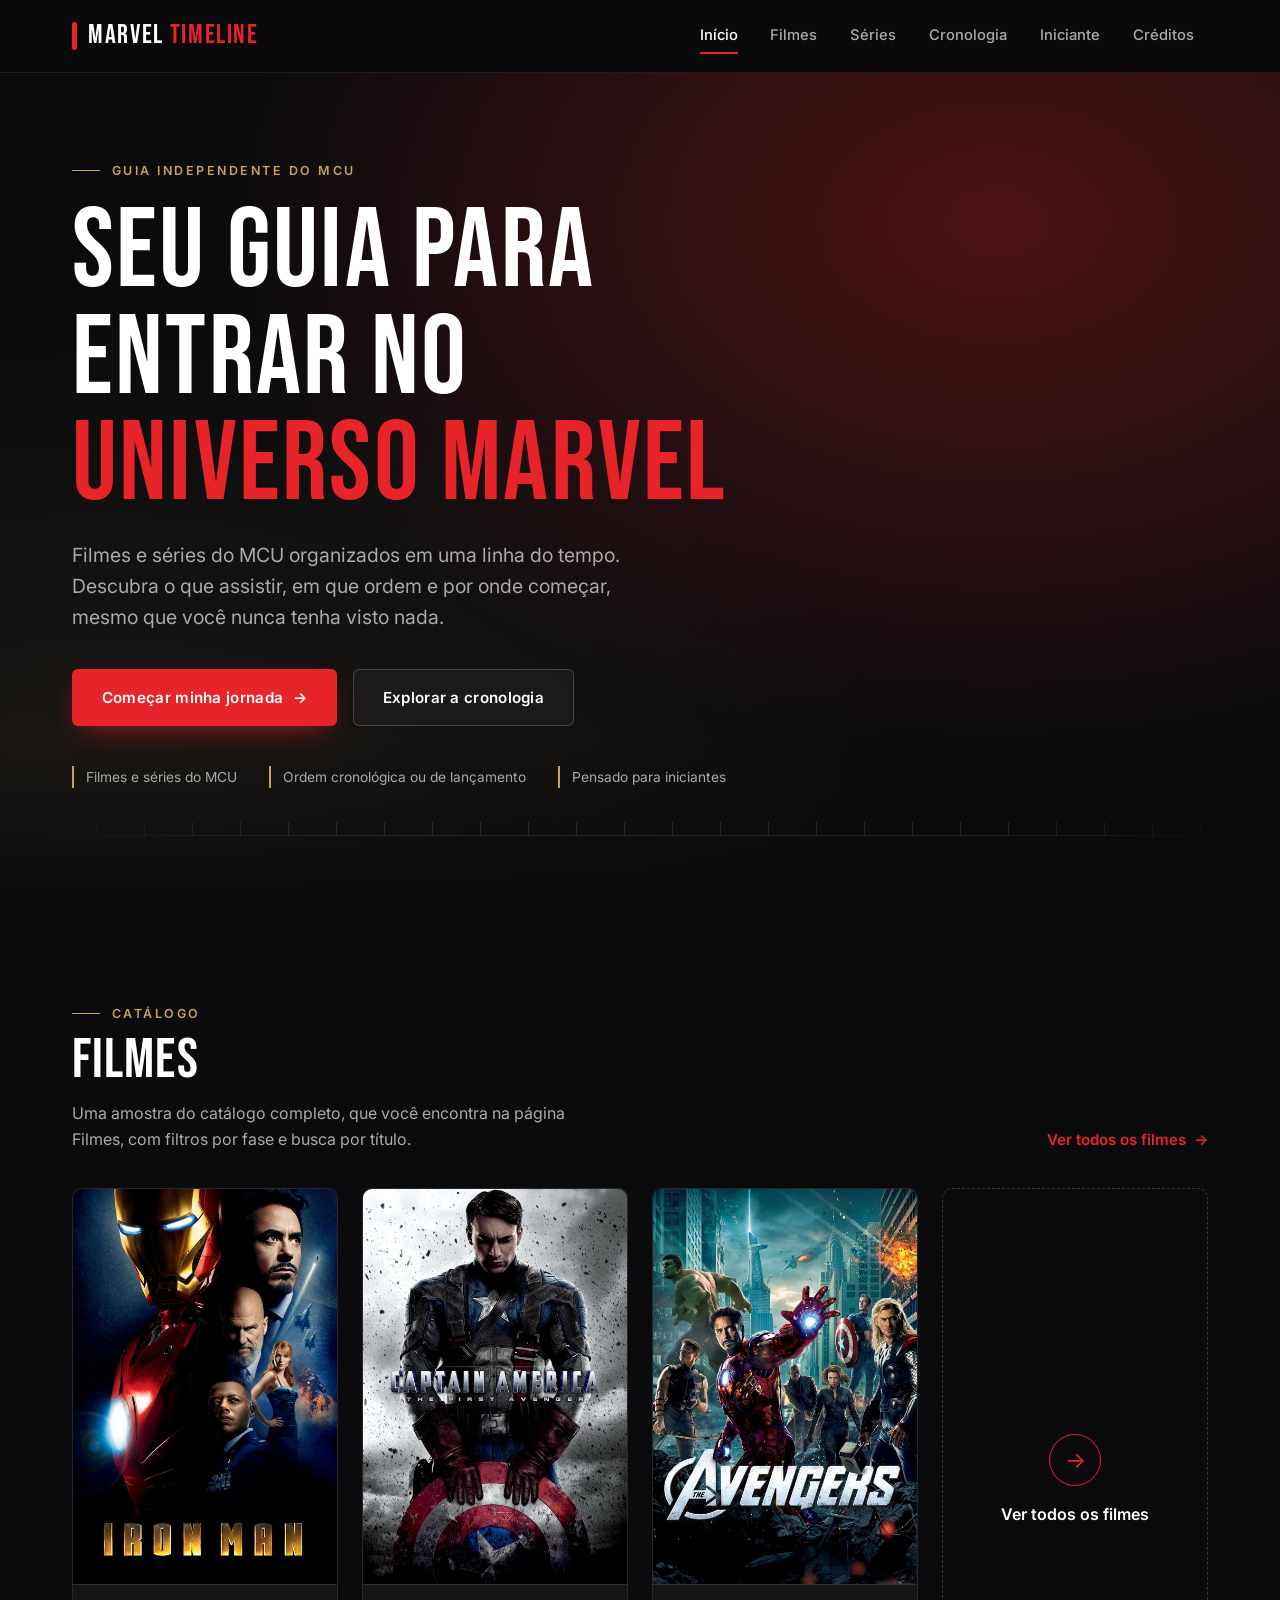
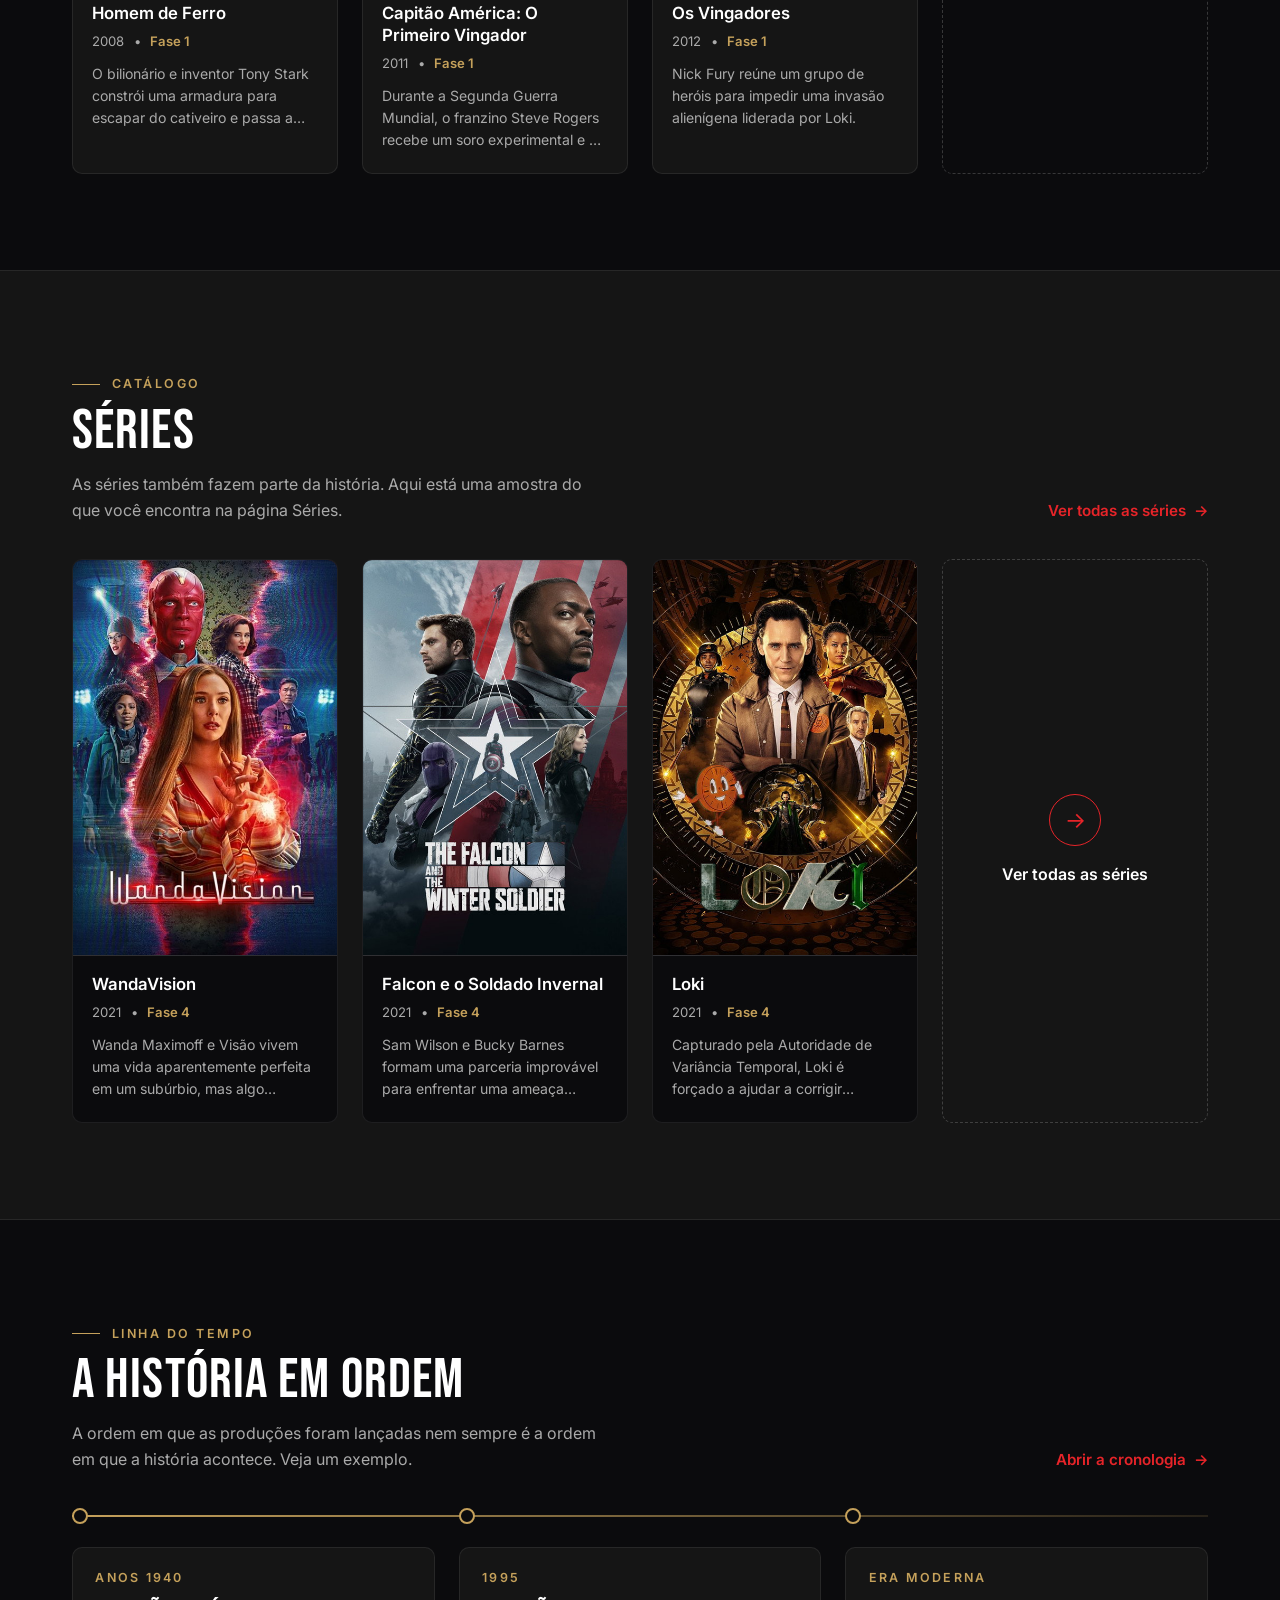
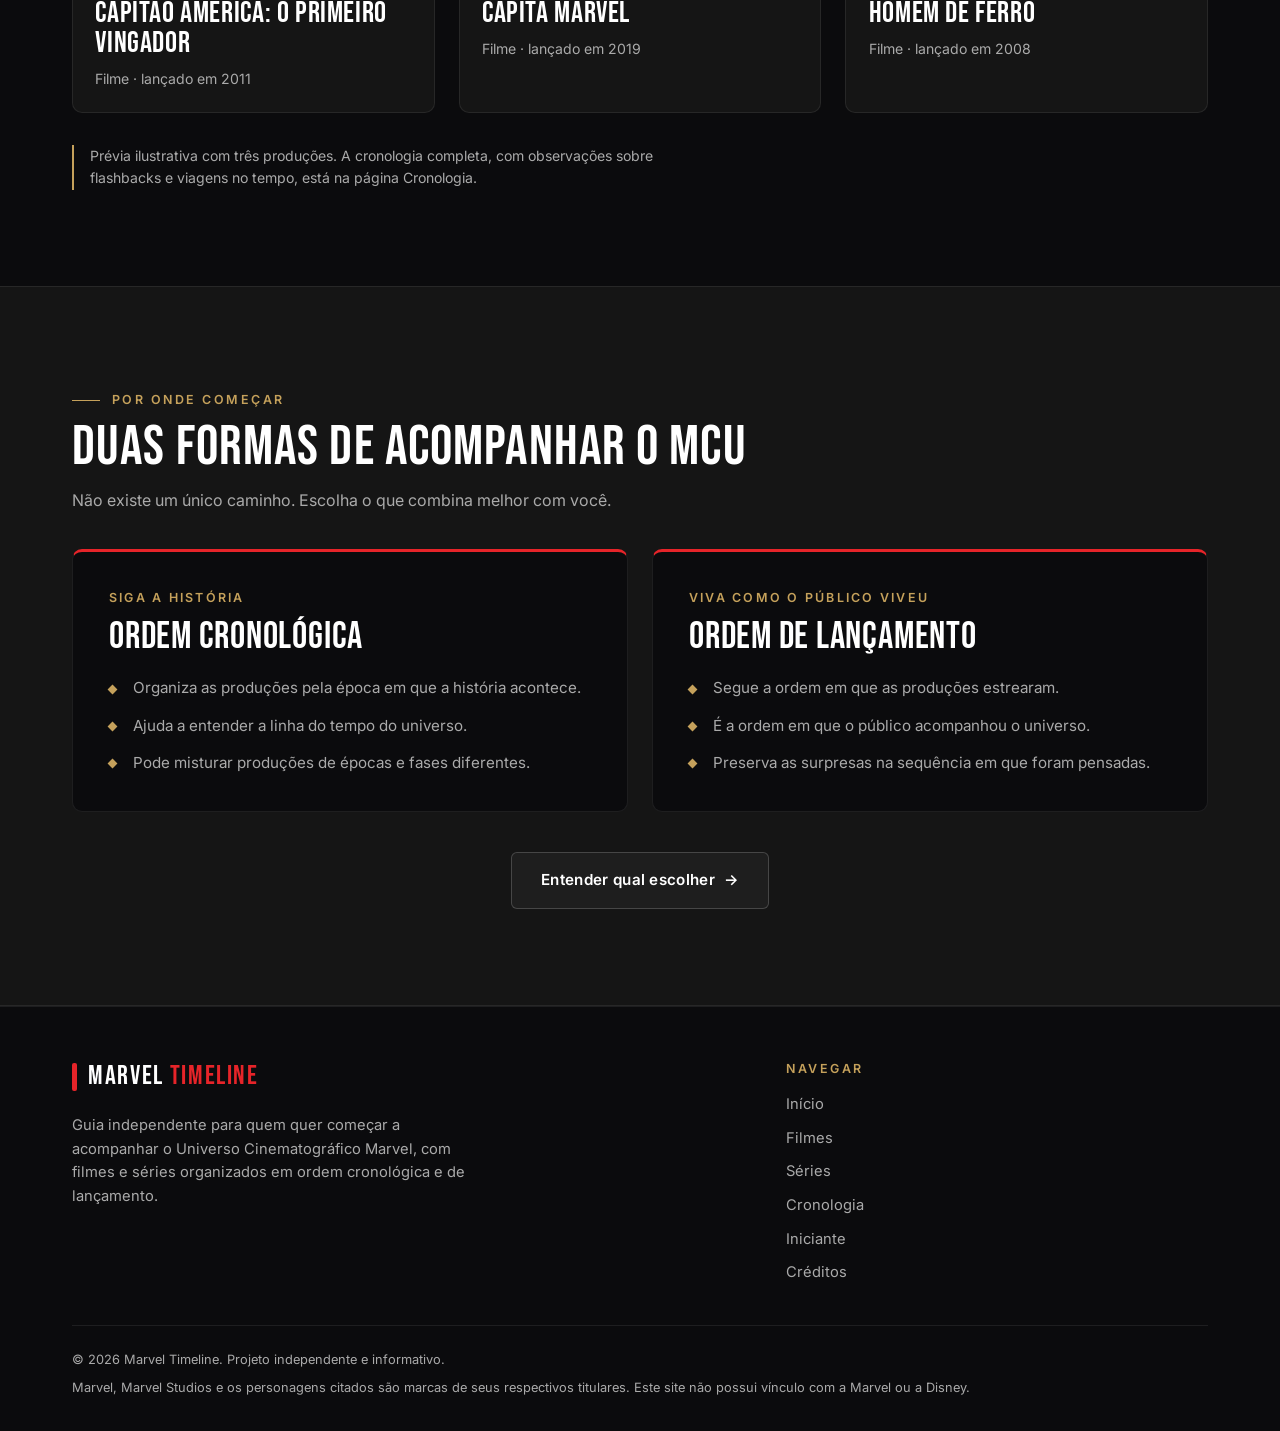
<file: index.html>
<!DOCTYPE html>
<html lang="pt-BR">
<head>
  <meta charset="UTF-8">
  <meta name="viewport" content="width=device-width, initial-scale=1.0">
  <title>Marvel Timeline | Início</title>
  <meta name="description" content="Guia independente para começar a acompanhar o Universo Cinematográfico Marvel: filmes e séries em ordem cronológica e de lançamento.">

  <!-- Fontes: Bebas Neue (títulos) e Inter (textos) -->
  <link rel="preconnect" href="https://fonts.googleapis.com">
  <link rel="preconnect" href="https://fonts.gstatic.com" crossorigin>
  <link href="https://fonts.googleapis.com/css2?family=Bebas+Neue&family=Inter:wght@400;500;600;700&display=swap" rel="stylesheet">

  <link rel="stylesheet" href="css/style.css">
</head>
<body>

  <a class="skip-link" href="#conteudo">Pular para o conteúdo</a>

  <!-- Cabeçalho inserido pelo main.js -->
  <div id="site-header"></div>

  <main id="conteudo">

    <!-- ========== BANNER PRINCIPAL ========== -->
    <section class="hero" aria-labelledby="hero-titulo">
      <div class="hero__escala" aria-hidden="true"></div>
      <div class="container">
        <div class="hero__conteudo">
          <p class="eyebrow">Guia independente do MCU</p>
          <h1 id="hero-titulo" class="hero__titulo">
            Seu guia para entrar no <span class="destaque">Universo Marvel</span>
          </h1>
          <p class="hero__texto">
            Filmes e séries do MCU organizados em uma linha do tempo. Descubra o que assistir,
            em que ordem e por onde começar, mesmo que você nunca tenha visto nada.
          </p>
          <div class="hero__acoes">
            <a class="btn btn--primario" href="iniciante.html">
              Começar minha jornada <span aria-hidden="true">→</span>
            </a>
            <a class="btn btn--secundario" href="cronologia.html">Explorar a cronologia</a>
          </div>
          <ul class="hero__destaques">
            <li>Filmes e séries do MCU</li>
            <li>Ordem cronológica ou de lançamento</li>
            <li>Pensado para iniciantes</li>
          </ul>
        </div>
      </div>
    </section>

    <!-- ========== FILMES ========== -->
    <section class="secao" aria-labelledby="filmes-titulo">
      <div class="container">
        <div class="secao__cabecalho">
          <div>
            <p class="eyebrow">Catálogo</p>
            <h2 id="filmes-titulo" class="secao__titulo">Filmes</h2>
            <p class="secao__descricao">
              Uma amostra do catálogo completo, que você encontra na página Filmes,
              com filtros por fase e busca por título.
            </p>
          </div>
          <a class="link-secao" href="filmes.html">Ver todos os filmes <span aria-hidden="true">→</span></a>
        </div>

        <div class="cards">
          <article class="card">
            <a class="card__link" href="filmes.html">
              <div class="poster" aria-hidden="true">
                <img src="assets/images/filmes/homem-de-ferro.jpg" alt="Pôster de Homem de Ferro" loading="lazy">
              </div>
              <div class="card__corpo">
                <h3 class="card__titulo">Homem de Ferro</h3>
                <p class="card__meta"><span>2008</span><span class="card__fase">Fase 1</span></p>
                <p class="card__sinopse">O bilionário e inventor Tony Stark constrói uma armadura para escapar do cativeiro e passa a usá-la como herói.</p>
              </div>
            </a>
          </article>

          <article class="card">
            <a class="card__link" href="filmes.html">
              <div class="poster" aria-hidden="true">
                <img src="assets/images/filmes/capitao-america-o-primeiro-vingador.jpg" alt="Pôster de Capitão América: O Primeiro Vingador" loading="lazy">
              </div>
              <div class="card__corpo">
                <h3 class="card__titulo">Capitão América: O Primeiro Vingador</h3>
                <p class="card__meta"><span>2011</span><span class="card__fase">Fase 1</span></p>
                <p class="card__sinopse">Durante a Segunda Guerra Mundial, o franzino Steve Rogers recebe um soro experimental e se torna um super-soldado.</p>
              </div>
            </a>
          </article>

          <article class="card">
            <a class="card__link" href="filmes.html">
              <div class="poster" aria-hidden="true">
                <img src="assets/images/filmes/os-vingadores.jpg" alt="Pôster de Os Vingadores" loading="lazy">
              </div>
              <div class="card__corpo">
                <h3 class="card__titulo">Os Vingadores</h3>
                <p class="card__meta"><span>2012</span><span class="card__fase">Fase 1</span></p>
                <p class="card__sinopse">Nick Fury reúne um grupo de heróis para impedir uma invasão alienígena liderada por Loki.</p>
              </div>
            </a>
          </article>

          <article class="card card--cta">
            <a class="card__link" href="filmes.html">
              <span class="cta__icone" aria-hidden="true">→</span>
              <span class="cta__texto">Ver todos os filmes</span>
            </a>
          </article>
        </div>
      </div>
    </section>

    <!-- ========== SÉRIES ========== -->
    <section class="secao secao--alt" aria-labelledby="series-titulo">
      <div class="container">
        <div class="secao__cabecalho">
          <div>
            <p class="eyebrow">Catálogo</p>
            <h2 id="series-titulo" class="secao__titulo">Séries</h2>
            <p class="secao__descricao">
              As séries também fazem parte da história. Aqui está uma amostra do que você
              encontra na página Séries.
            </p>
          </div>
          <a class="link-secao" href="series.html">Ver todas as séries <span aria-hidden="true">→</span></a>
        </div>

        <div class="cards">
          <article class="card">
            <a class="card__link" href="series.html">
              <div class="poster" aria-hidden="true">
                <img src="assets/images/series/wandavision-t1.jpg" alt="Pôster de WandaVision" loading="lazy">
              </div>
              <div class="card__corpo">
                <h3 class="card__titulo">WandaVision</h3>
                <p class="card__meta"><span>2021</span><span class="card__fase">Fase 4</span></p>
                <p class="card__sinopse">Wanda Maximoff e Visão vivem uma vida aparentemente perfeita em um subúrbio, mas algo estranho se esconde por trás.</p>
              </div>
            </a>
          </article>

          <article class="card">
            <a class="card__link" href="series.html">
              <div class="poster" aria-hidden="true">
                <img src="assets/images/series/falcao-soldado-invernal-t1.jpg" alt="Pôster de Falcão e o Soldado Invernal" loading="lazy">
              </div>
              <div class="card__corpo">
                <h3 class="card__titulo">Falcon e o Soldado Invernal</h3>
                <p class="card__meta"><span>2021</span><span class="card__fase">Fase 4</span></p>
                <p class="card__sinopse">Sam Wilson e Bucky Barnes formam uma parceria improvável para enfrentar uma ameaça global.</p>
              </div>
            </a>
          </article>

          <article class="card">
            <a class="card__link" href="series.html">
              <div class="poster" aria-hidden="true">
                <img src="assets/images/series/loki-t1.jpg" alt="Pôster de Loki" loading="lazy">
              </div>
              <div class="card__corpo">
                <h3 class="card__titulo">Loki</h3>
                <p class="card__meta"><span>2021</span><span class="card__fase">Fase 4</span></p>
                <p class="card__sinopse">Capturado pela Autoridade de Variância Temporal, Loki é forçado a ajudar a corrigir ramificações da linha do tempo.</p>
              </div>
            </a>
          </article>

          <article class="card card--cta">
            <a class="card__link" href="series.html">
              <span class="cta__icone" aria-hidden="true">→</span>
              <span class="cta__texto">Ver todas as séries</span>
            </a>
          </article>
        </div>
      </div>
    </section>

    <!-- ========== PRÉVIA DA CRONOLOGIA ========== -->
    <section class="secao" aria-labelledby="cronologia-titulo">
      <div class="container">
        <div class="secao__cabecalho">
          <div>
            <p class="eyebrow">Linha do tempo</p>
            <h2 id="cronologia-titulo" class="secao__titulo">A história em ordem</h2>
            <p class="secao__descricao">
              A ordem em que as produções foram lançadas nem sempre é a ordem em que a história acontece.
              Veja um exemplo.
            </p>
          </div>
          <a class="link-secao" href="cronologia.html">Abrir a cronologia <span aria-hidden="true">→</span></a>
        </div>

        <ol class="linha">
          <li class="linha__item">
            <div class="linha__bloco">
              <p class="linha__epoca">Anos 1940</p>
              <h3 class="linha__titulo">Capitão América: O Primeiro Vingador</h3>
              <p class="linha__meta">Filme · lançado em 2011</p>
            </div>
          </li>
          <li class="linha__item">
            <div class="linha__bloco">
              <p class="linha__epoca">1995</p>
              <h3 class="linha__titulo">Capitã Marvel</h3>
              <p class="linha__meta">Filme · lançado em 2019</p>
            </div>
          </li>
          <li class="linha__item">
            <div class="linha__bloco">
              <p class="linha__epoca">Era moderna</p>
              <h3 class="linha__titulo">Homem de Ferro</h3>
              <p class="linha__meta">Filme · lançado em 2008</p>
            </div>
          </li>
        </ol>

        <p class="nota">
          Prévia ilustrativa com três produções. A cronologia completa, com observações sobre
          flashbacks e viagens no tempo, está na página Cronologia.
        </p>
      </div>
    </section>

    <!-- ========== DUAS FORMAS DE ACOMPANHAR ========== -->
    <section class="secao secao--alt" aria-labelledby="modos-titulo">
      <div class="container">
        <div class="secao__cabecalho">
          <div>
            <p class="eyebrow">Por onde começar</p>
            <h2 id="modos-titulo" class="secao__titulo">Duas formas de acompanhar o MCU</h2>
            <p class="secao__descricao">
              Não existe um único caminho. Escolha o que combina melhor com você.
            </p>
          </div>
        </div>

        <div class="modos">
          <article class="modo">
            <p class="modo__rotulo">Siga a história</p>
            <h3 class="modo__titulo">Ordem cronológica</h3>
            <ul class="modo__lista">
              <li>Organiza as produções pela época em que a história acontece.</li>
              <li>Ajuda a entender a linha do tempo do universo.</li>
              <li>Pode misturar produções de épocas e fases diferentes.</li>
            </ul>
          </article>

          <article class="modo">
            <p class="modo__rotulo">Viva como o público viveu</p>
            <h3 class="modo__titulo">Ordem de lançamento</h3>
            <ul class="modo__lista">
              <li>Segue a ordem em que as produções estrearam.</li>
              <li>É a ordem em que o público acompanhou o universo.</li>
              <li>Preserva as surpresas na sequência em que foram pensadas.</li>
            </ul>
          </article>
        </div>

        <div class="modos__acao">
          <a class="btn btn--secundario" href="iniciante.html">Entender qual escolher <span aria-hidden="true">→</span></a>
        </div>
      </div>
    </section>

  </main>

  <!-- Rodapé inserido pelo main.js -->
  <div id="site-footer"></div>

  <script src="js/main.js" defer></script>
</body>
</html>
</file>
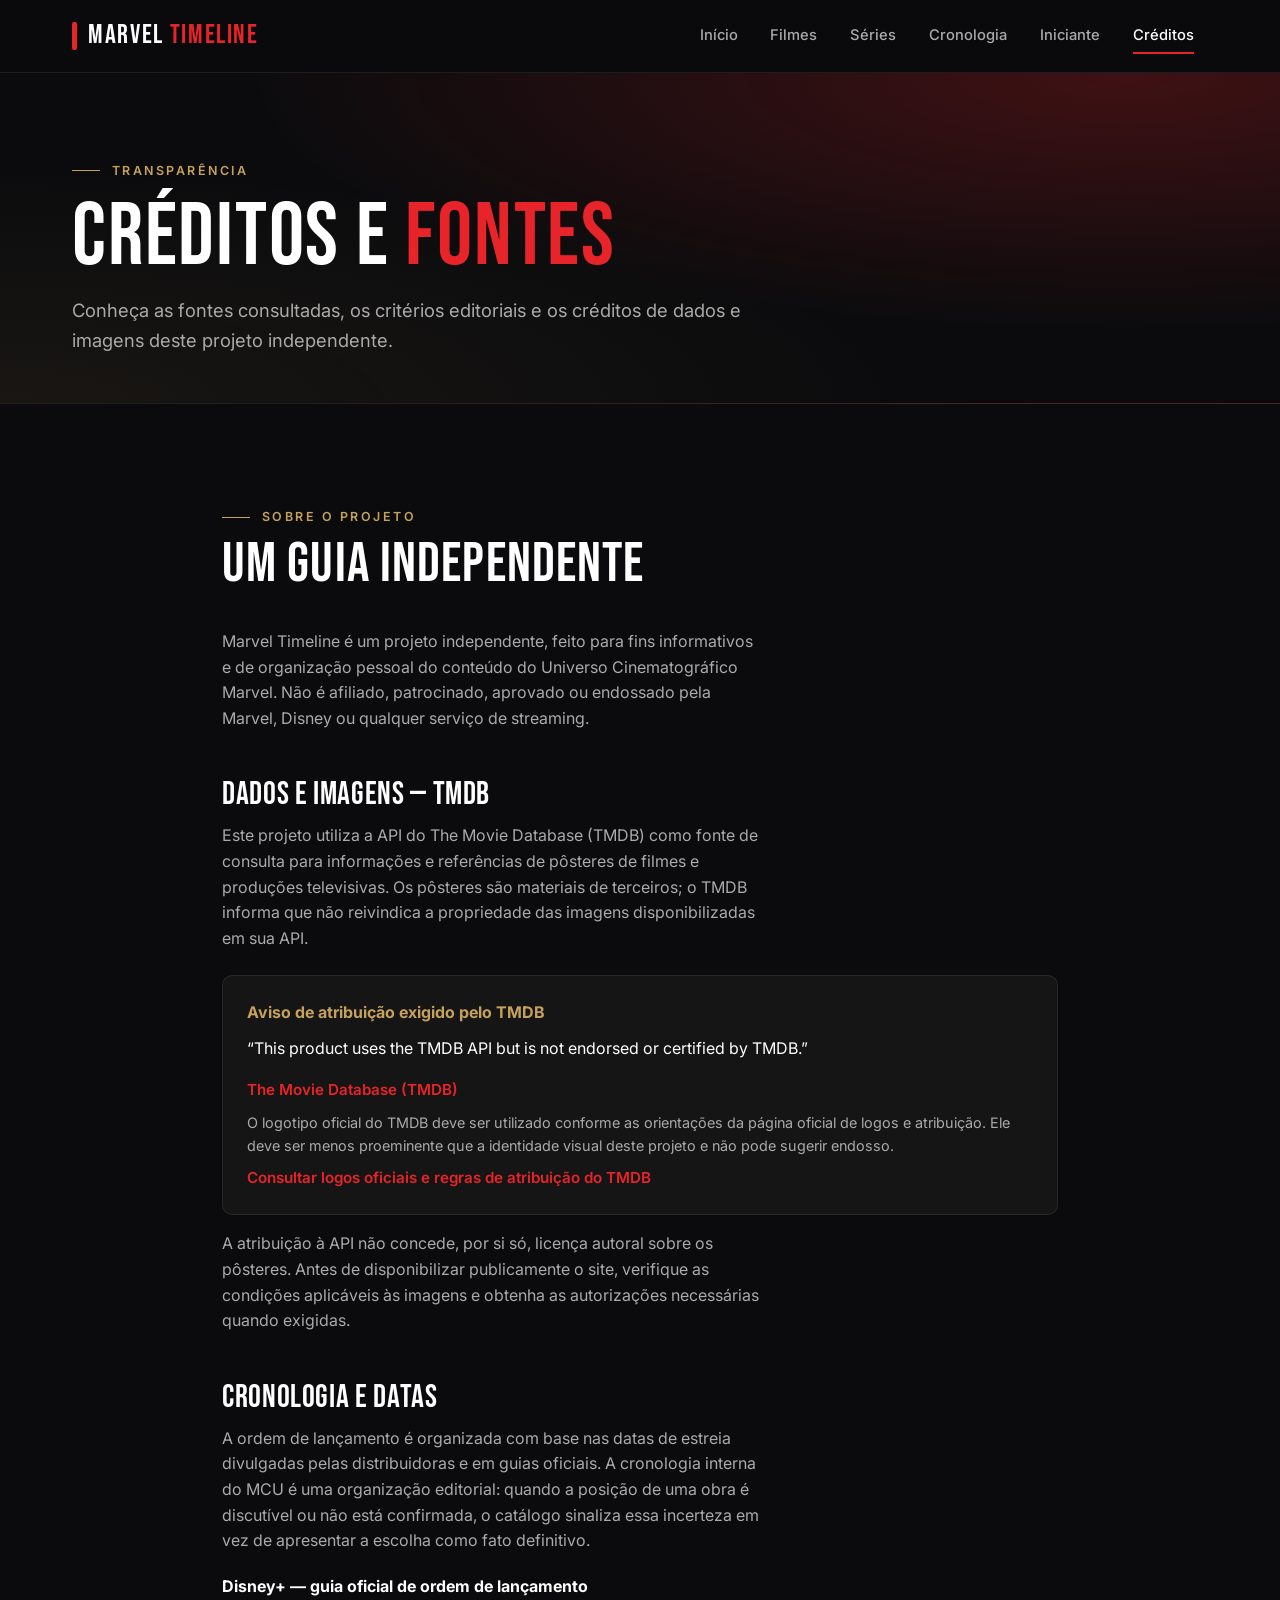
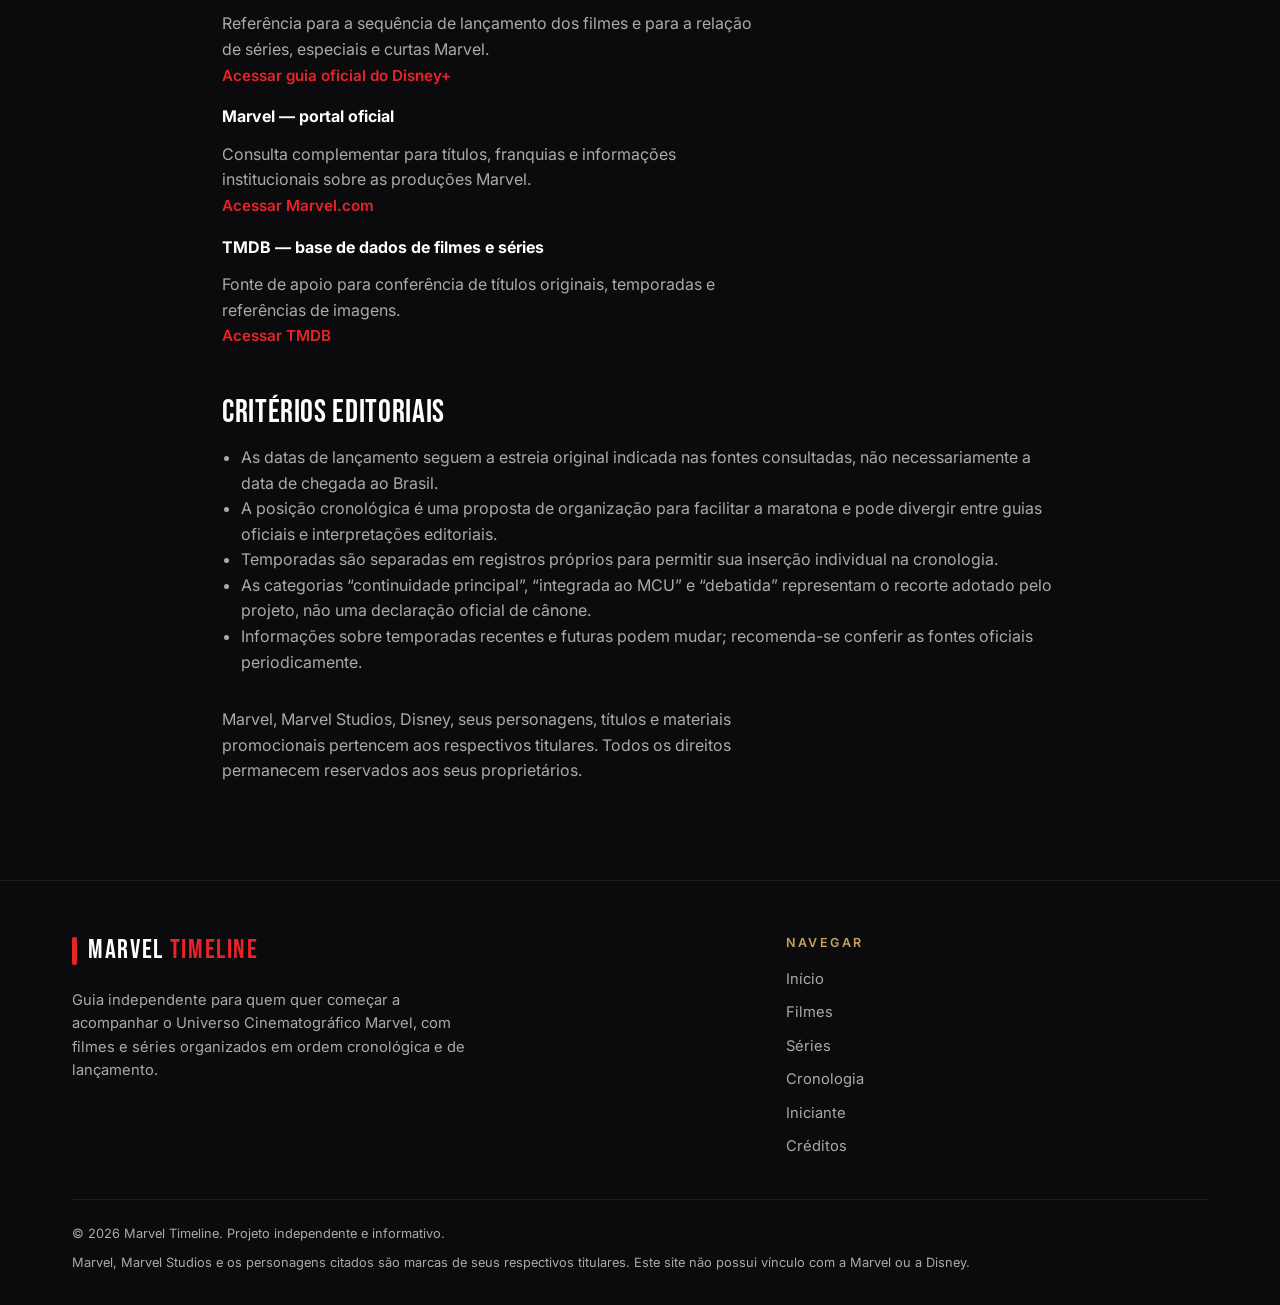
<file: creditos.html>
<!DOCTYPE html>
<html lang="pt-BR">
<head>
  <meta charset="UTF-8">
  <meta name="viewport" content="width=device-width, initial-scale=1.0">
  <title>Marvel Timeline | Créditos e fontes</title>
  <meta name="description" content="Créditos, fontes de consulta e informações sobre dados e imagens utilizados no Marvel Timeline.">
  <link rel="preconnect" href="https://fonts.googleapis.com">
  <link rel="preconnect" href="https://fonts.gstatic.com" crossorigin>
  <link href="https://fonts.googleapis.com/css2?family=Bebas+Neue&family=Inter:wght@400;500;600;700&display=swap" rel="stylesheet">
  <link rel="stylesheet" href="css/style.css">
</head>
<body>
  <a class="skip-link" href="#conteudo">Pular para o conteúdo</a>
  <div id="site-header"></div>
  <main id="conteudo">
    <section class="pagina-topo" aria-labelledby="pagina-titulo">
      <div class="container">
        <p class="eyebrow">Transparência</p>
        <h1 id="pagina-titulo" class="pagina-topo__titulo">Créditos e <span class="destaque">fontes</span></h1>
        <p class="pagina-topo__texto">Conheça as fontes consultadas, os critérios editoriais e os créditos de dados e imagens deste projeto independente.</p>
      </div>
    </section>

    <section class="secao">
      <div class="container" style="max-width: 900px;">
        <div class="secao__cabecalho">
          <div>
            <p class="eyebrow">Sobre o projeto</p>
            <h2 class="secao__titulo">Um guia independente</h2>
          </div>
        </div>
        <p class="secao__descricao">Marvel Timeline é um projeto independente, feito para fins informativos e de organização pessoal do conteúdo do Universo Cinematográfico Marvel. Não é afiliado, patrocinado, aprovado ou endossado pela Marvel, Disney ou qualquer serviço de streaming.</p>

        <h2 class="secao__titulo" style="font-size:2rem; margin-top:3rem;">Dados e imagens — TMDB</h2>
        <p class="secao__descricao">Este projeto utiliza a API do The Movie Database (TMDB) como fonte de consulta para informações e referências de pôsteres de filmes e produções televisivas. Os pôsteres são materiais de terceiros; o TMDB informa que não reivindica a propriedade das imagens disponibilizadas em sua API.</p>
        <div style="margin-top:1.5rem; padding:1.5rem; background:var(--grafite); border:1px solid var(--borda); border-radius:var(--raio);">
          <p style="font-weight:700; color:var(--dourado);">Aviso de atribuição exigido pelo TMDB</p>
          <p style="margin-top:.6rem;">“This product uses the TMDB API but is not endorsed or certified by TMDB.”</p>
          <p style="margin-top:1rem;"><a class="link-secao" href="https://www.themoviedb.org" target="_blank" rel="noopener noreferrer">The Movie Database (TMDB)</a></p>
          <p style="margin-top:.5rem; color:var(--cinza); font-size:.9rem;">O logotipo oficial do TMDB deve ser utilizado conforme as orientações da página oficial de logos e atribuição. Ele deve ser menos proeminente que a identidade visual deste projeto e não pode sugerir endosso.</p>
          <p style="margin-top:.5rem;"><a class="link-secao" href="https://www.themoviedb.org/about/logos-attribution" target="_blank" rel="noopener noreferrer">Consultar logos oficiais e regras de atribuição do TMDB</a></p>
        </div>
        <p class="secao__descricao" style="margin-top:1rem;">A atribuição à API não concede, por si só, licença autoral sobre os pôsteres. Antes de disponibilizar publicamente o site, verifique as condições aplicáveis às imagens e obtenha as autorizações necessárias quando exigidas.</p>

        <h2 class="secao__titulo" style="font-size:2rem; margin-top:3rem;">Cronologia e datas</h2>
        <p class="secao__descricao">A ordem de lançamento é organizada com base nas datas de estreia divulgadas pelas distribuidoras e em guias oficiais. A cronologia interna do MCU é uma organização editorial: quando a posição de uma obra é discutível ou não está confirmada, o catálogo sinaliza essa incerteza em vez de apresentar a escolha como fato definitivo.</p>
        <ul style="margin-top:1.25rem; display:grid; gap:1rem;">
          <li>
            <strong>Disney+ — guia oficial de ordem de lançamento</strong>
            <p class="secao__descricao">Referência para a sequência de lançamento dos filmes e para a relação de séries, especiais e curtas Marvel.</p>
            <a class="link-secao" href="https://www.disneyplus.com/explore/articles/marvel-movies-in-order" target="_blank" rel="noopener noreferrer">Acessar guia oficial do Disney+</a>
          </li>
          <li>
            <strong>Marvel — portal oficial</strong>
            <p class="secao__descricao">Consulta complementar para títulos, franquias e informações institucionais sobre as produções Marvel.</p>
            <a class="link-secao" href="https://www.marvel.com/" target="_blank" rel="noopener noreferrer">Acessar Marvel.com</a>
          </li>
          <li>
            <strong>TMDB — base de dados de filmes e séries</strong>
            <p class="secao__descricao">Fonte de apoio para conferência de títulos originais, temporadas e referências de imagens.</p>
            <a class="link-secao" href="https://www.themoviedb.org/" target="_blank" rel="noopener noreferrer">Acessar TMDB</a>
          </li>
        </ul>

        <h2 class="secao__titulo" style="font-size:2rem; margin-top:3rem;">Critérios editoriais</h2>
        <ul style="margin-top:1rem; padding-left:1.2rem; list-style:disc; color:var(--cinza);">
          <li>As datas de lançamento seguem a estreia original indicada nas fontes consultadas, não necessariamente a data de chegada ao Brasil.</li>
          <li>A posição cronológica é uma proposta de organização para facilitar a maratona e pode divergir entre guias oficiais e interpretações editoriais.</li>
          <li>Temporadas são separadas em registros próprios para permitir sua inserção individual na cronologia.</li>
          <li>As categorias “continuidade principal”, “integrada ao MCU” e “debatida” representam o recorte adotado pelo projeto, não uma declaração oficial de cânone.</li>
          <li>Informações sobre temporadas recentes e futuras podem mudar; recomenda-se conferir as fontes oficiais periodicamente.</li>
        </ul>

        <p class="secao__descricao" style="margin-top:2rem;">Marvel, Marvel Studios, Disney, seus personagens, títulos e materiais promocionais pertencem aos respectivos titulares. Todos os direitos permanecem reservados aos seus proprietários.</p>
      </div>
    </section>
  </main>
  <div id="site-footer"></div>
  <script src="js/main.js" defer></script>
</body>
</html>
</file>
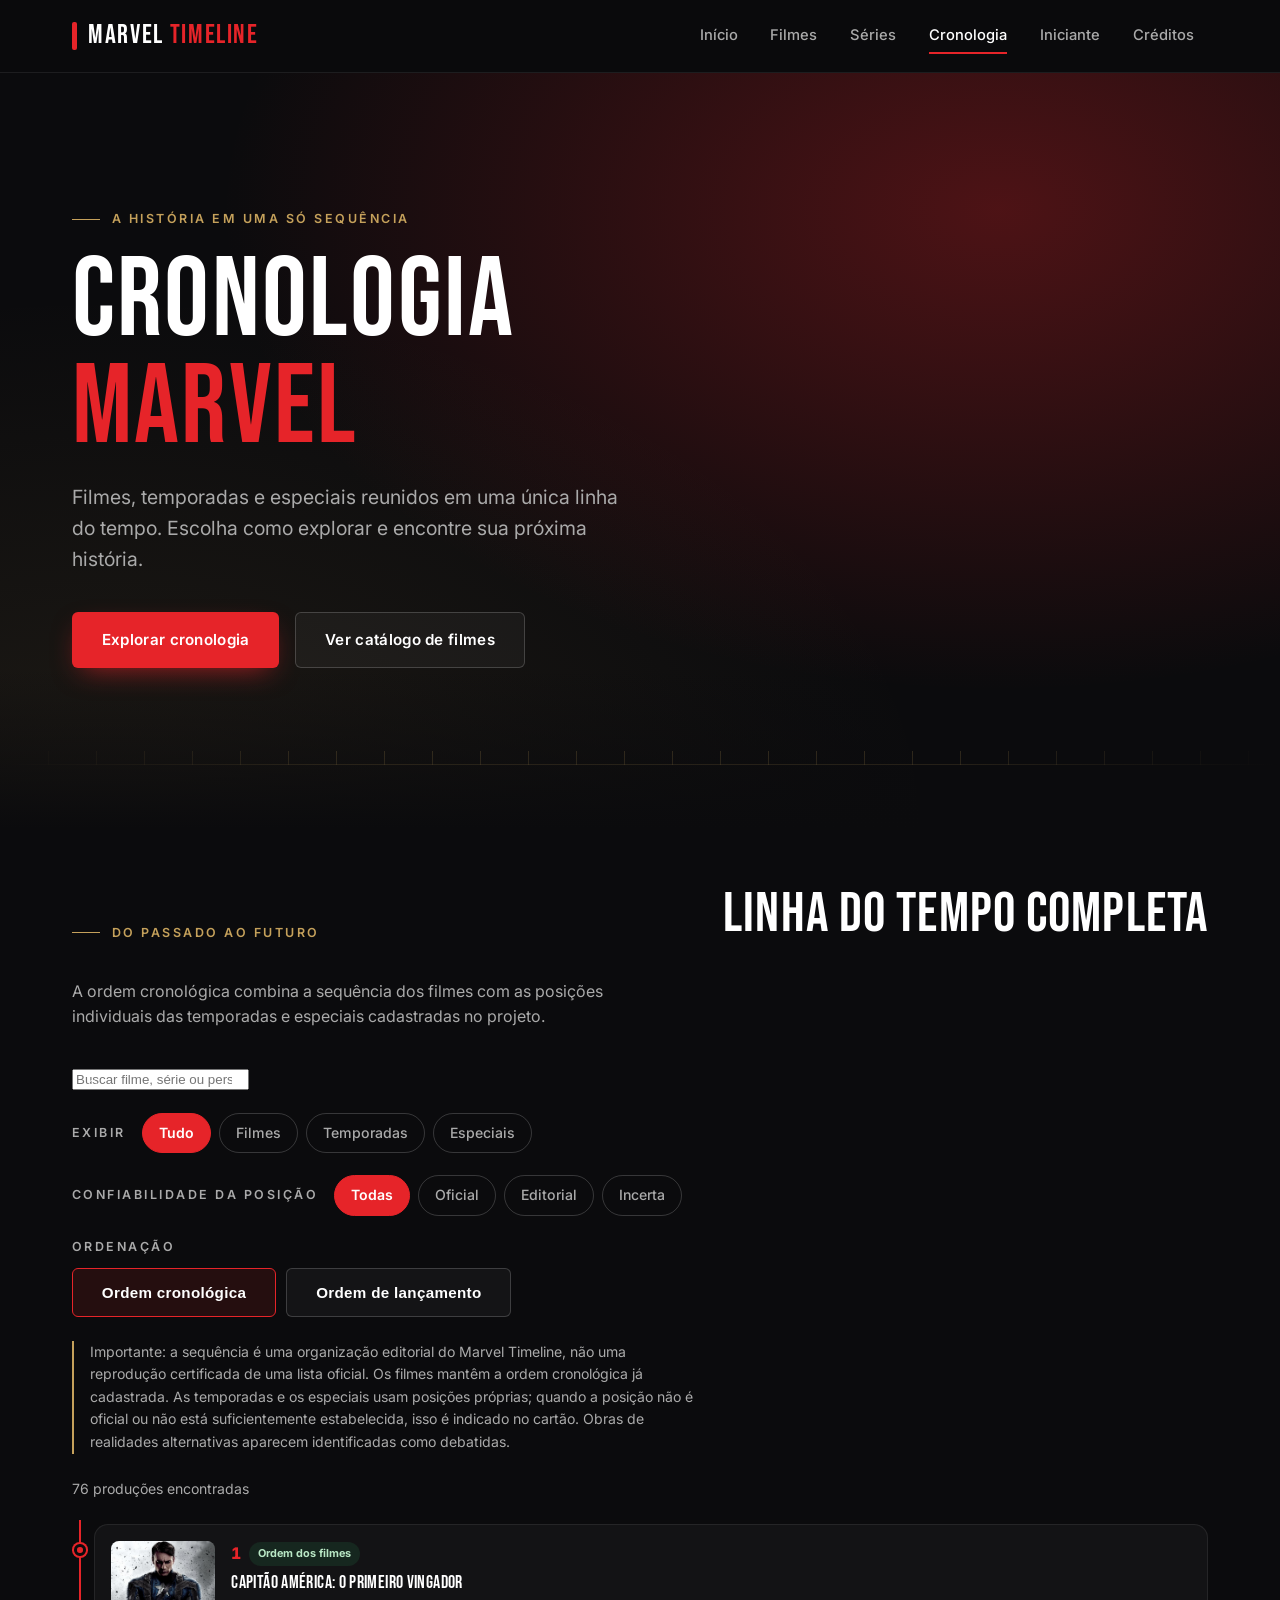
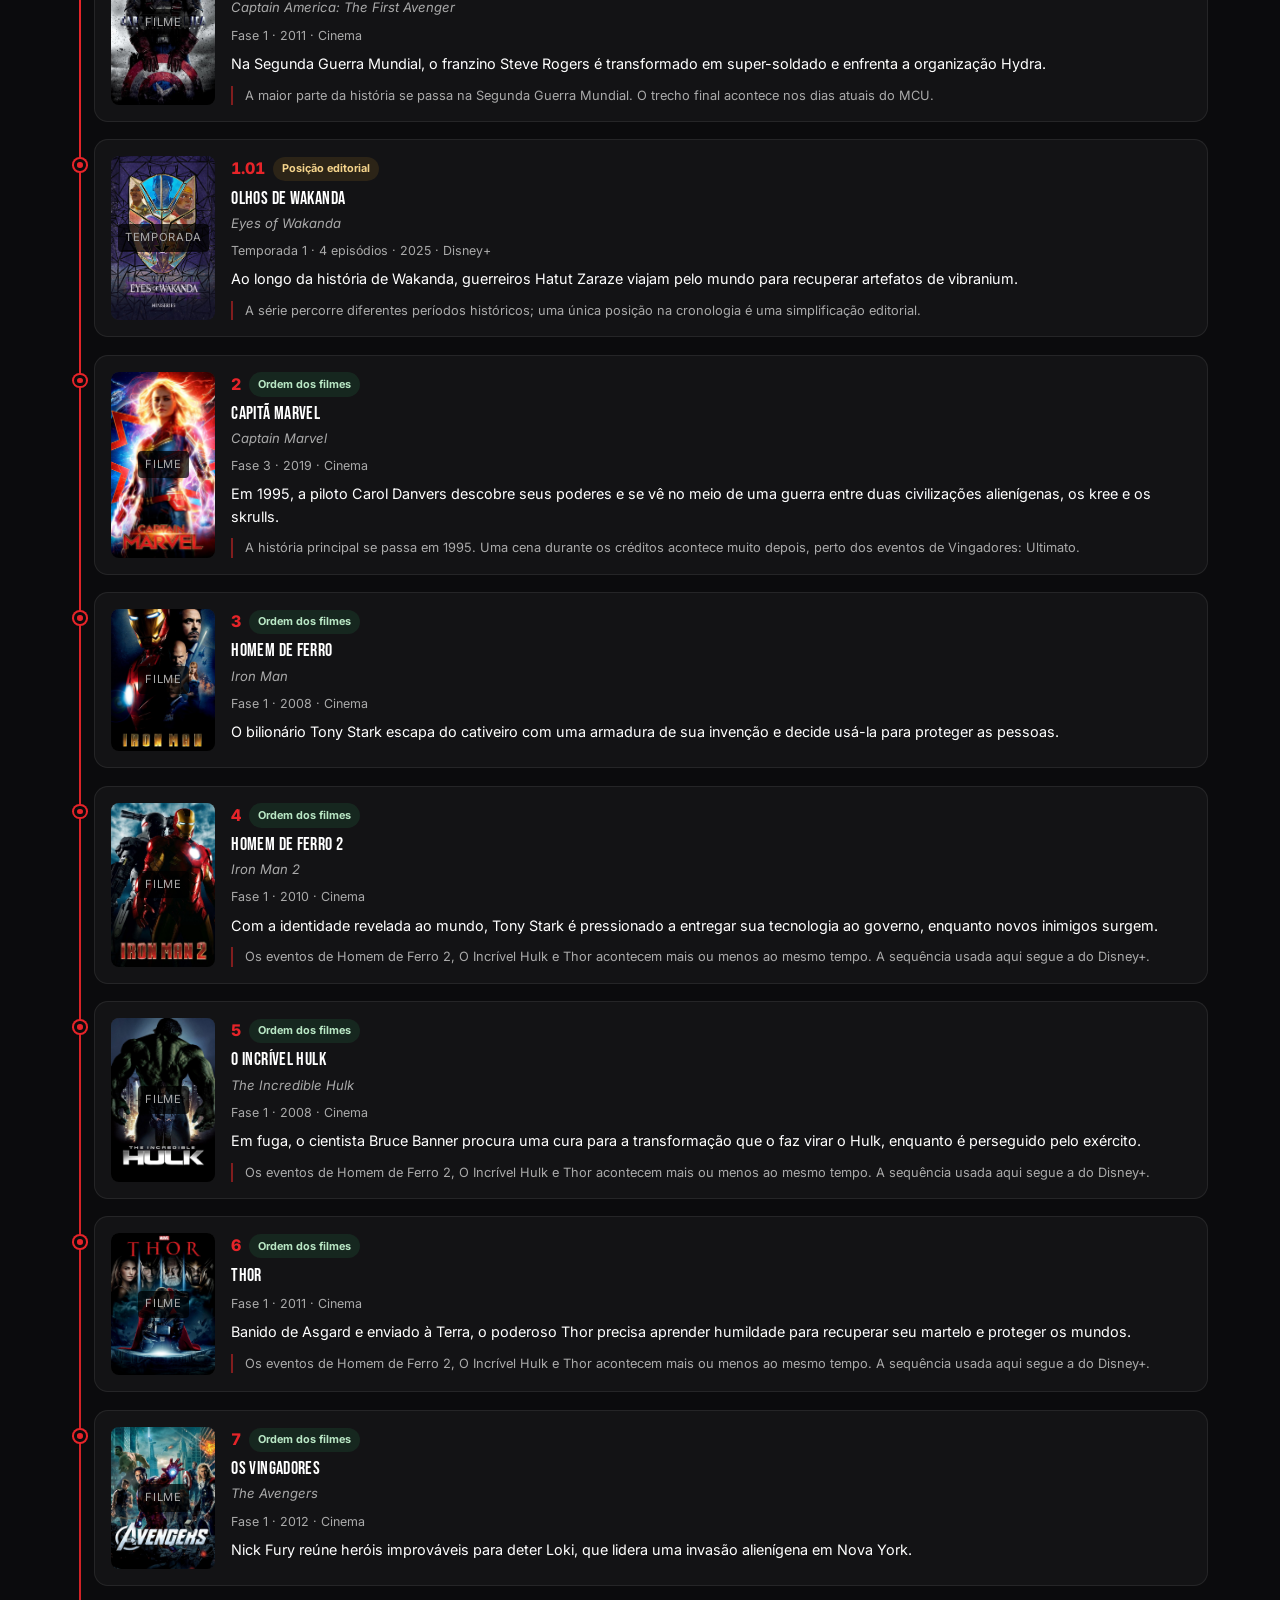
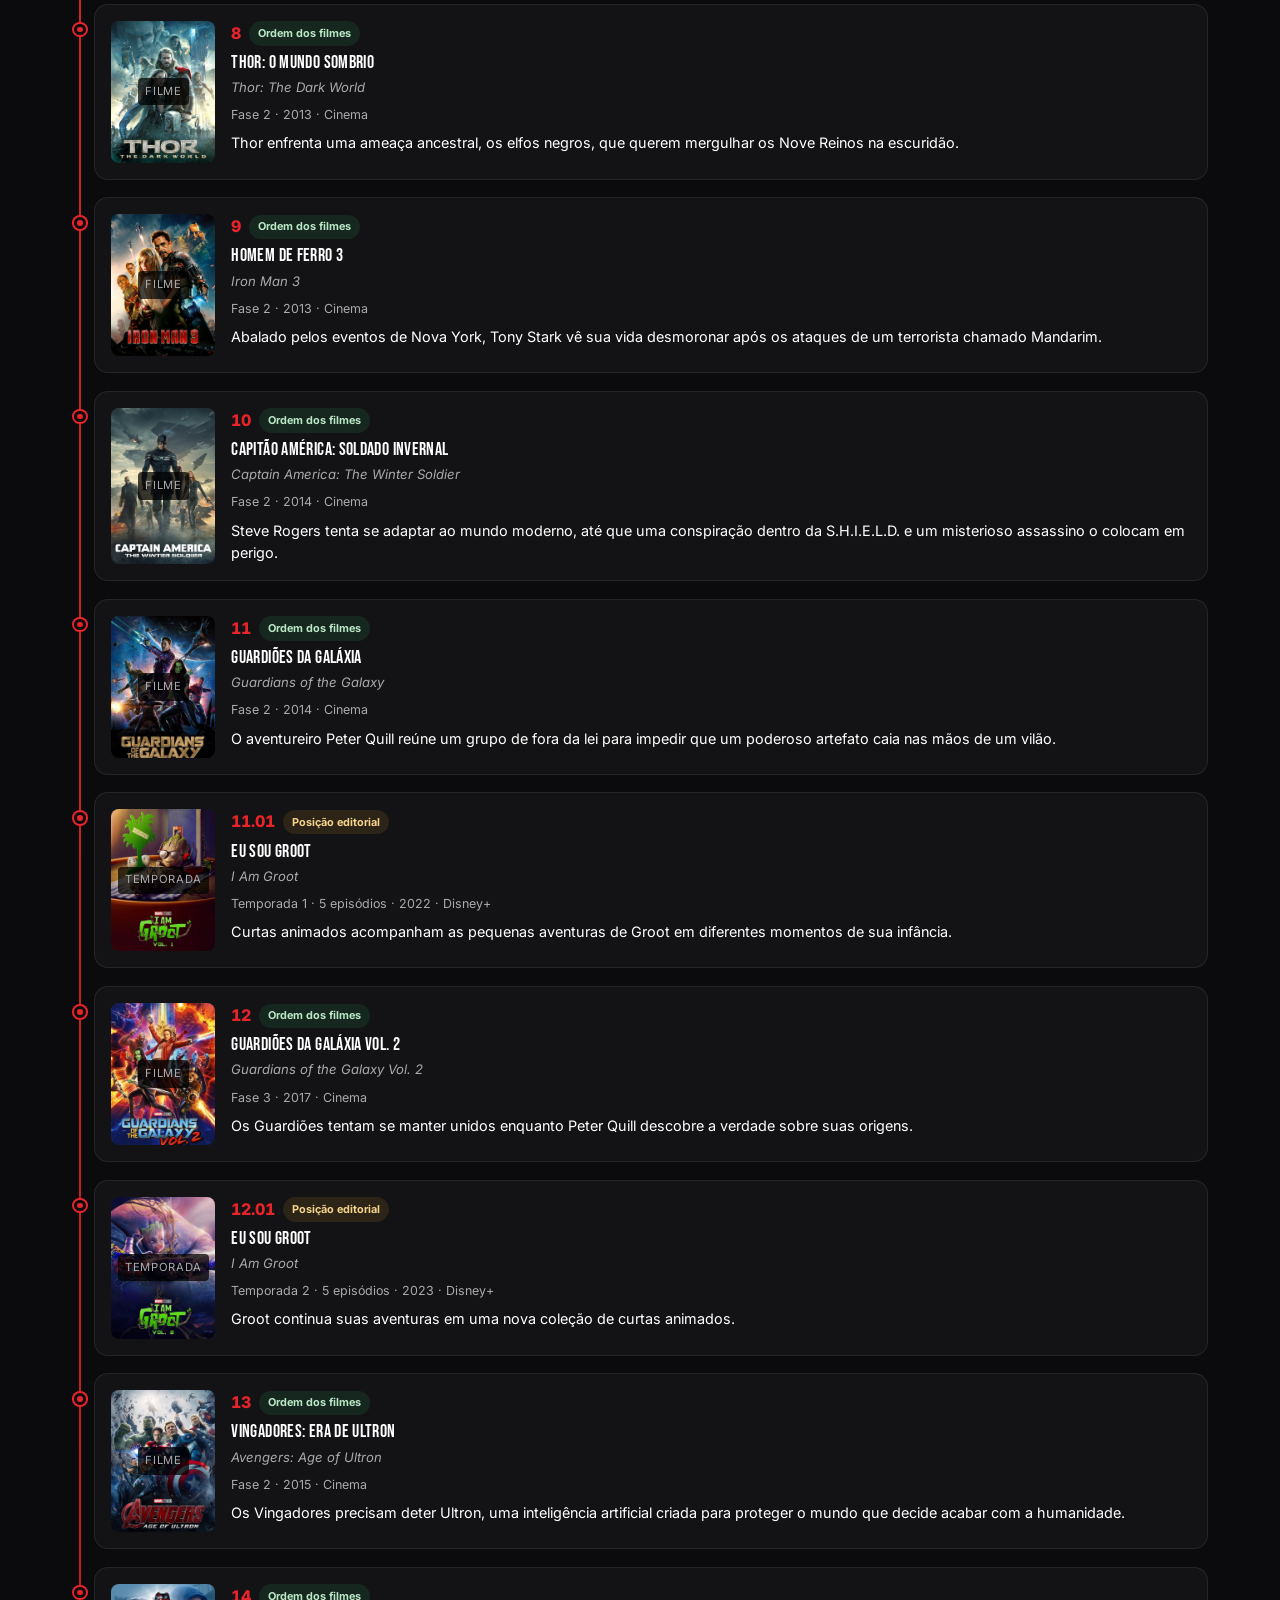
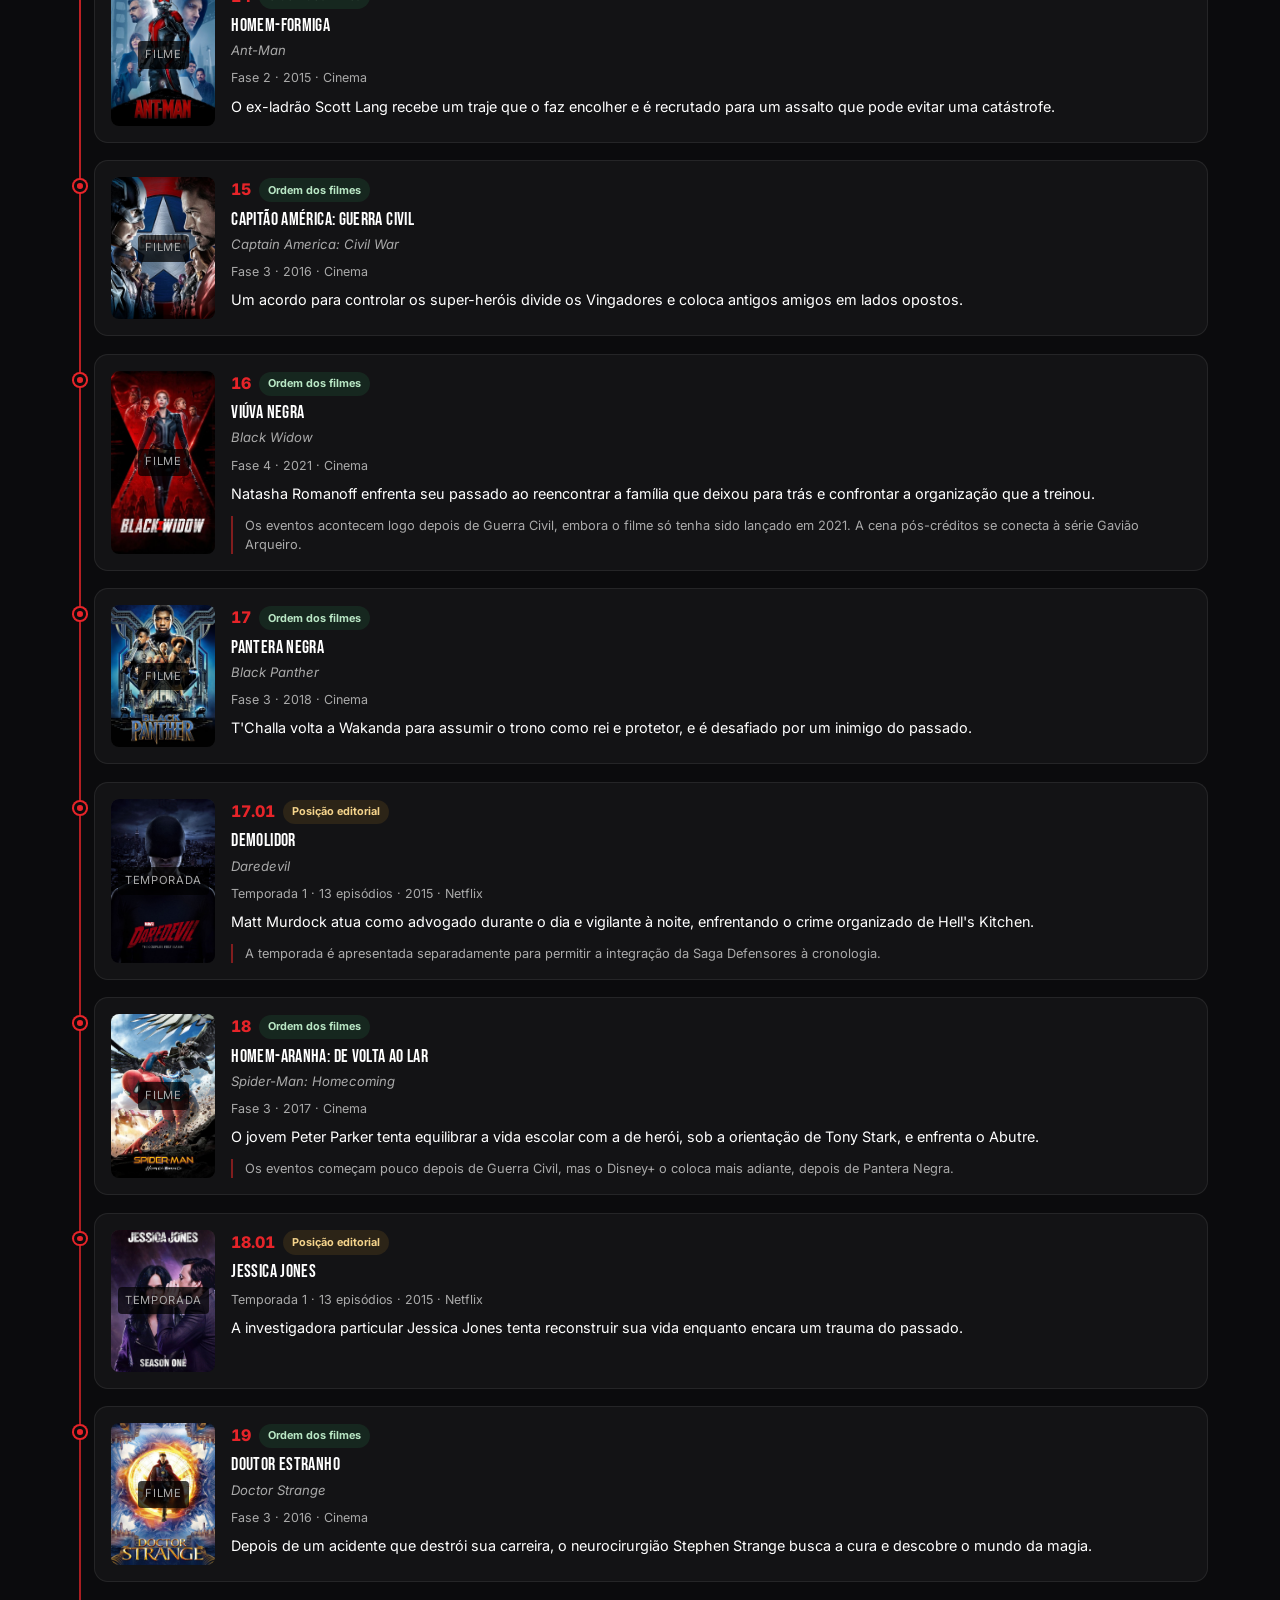
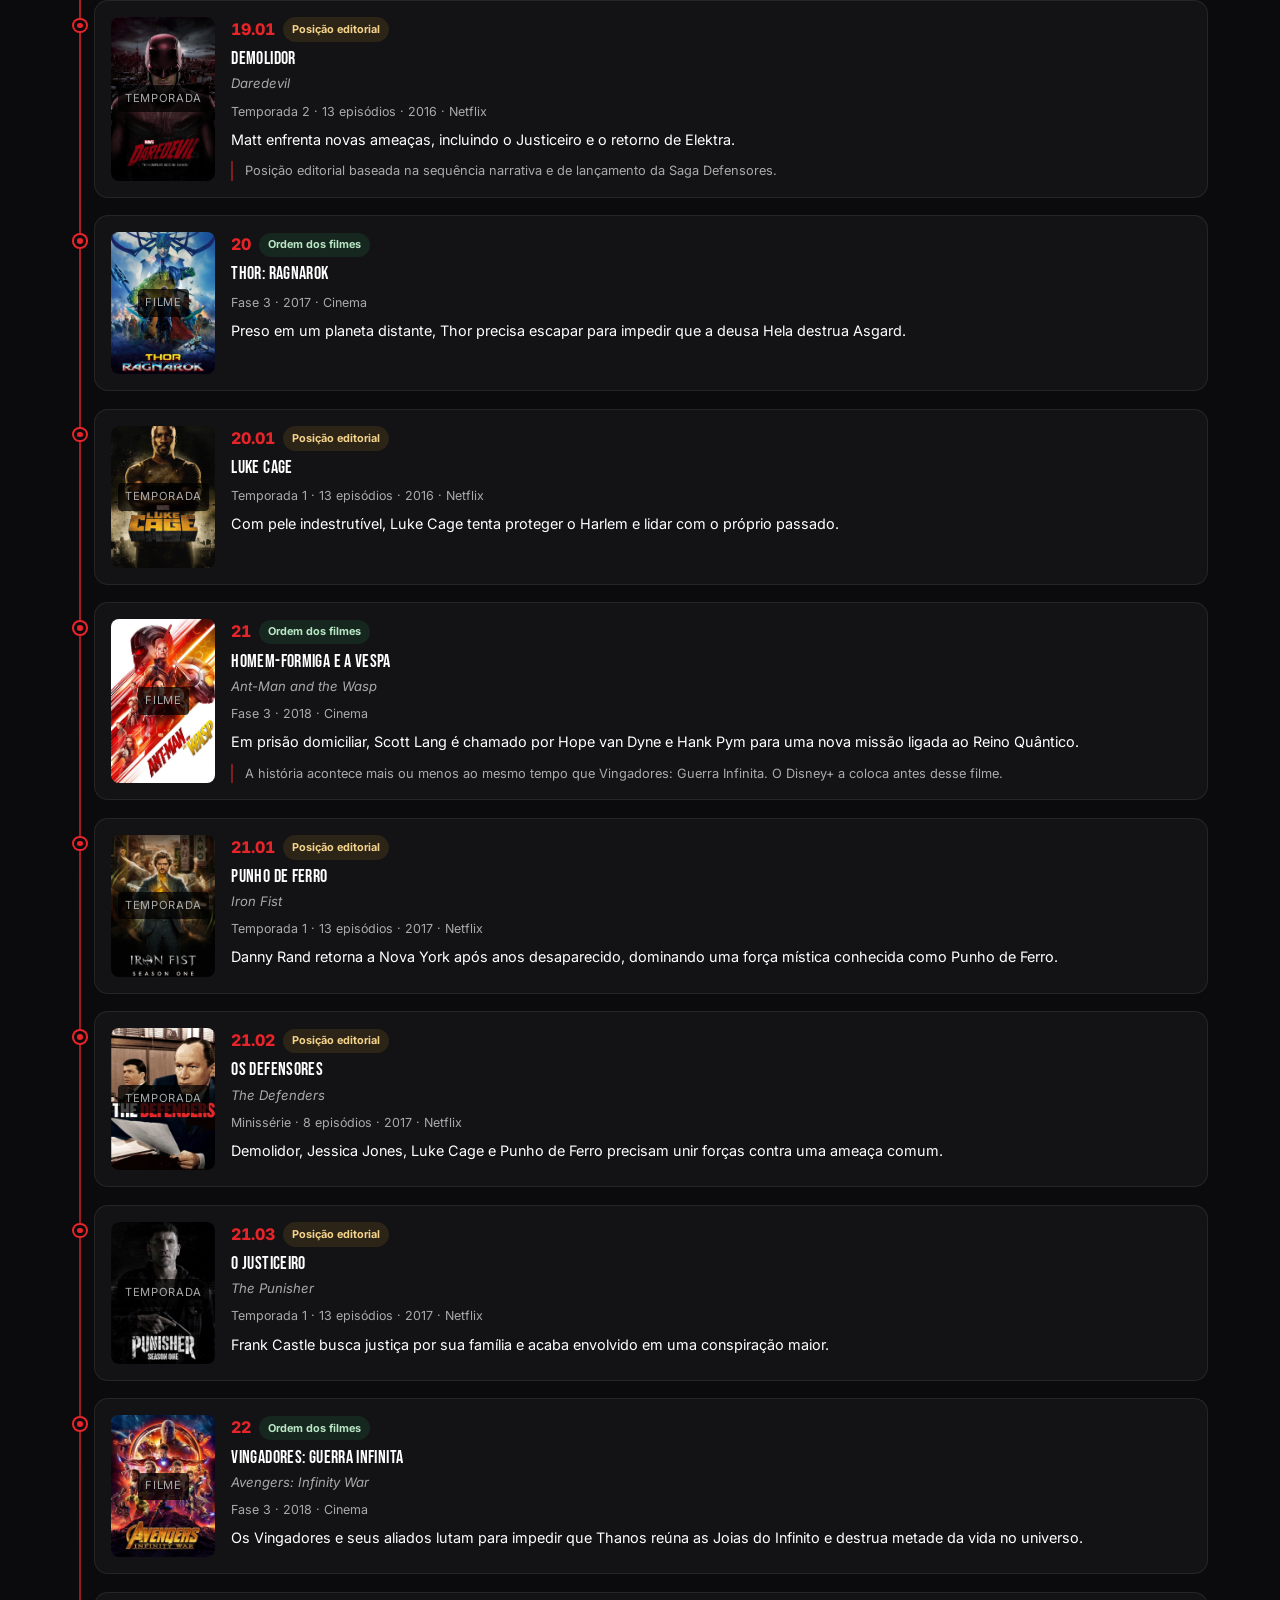
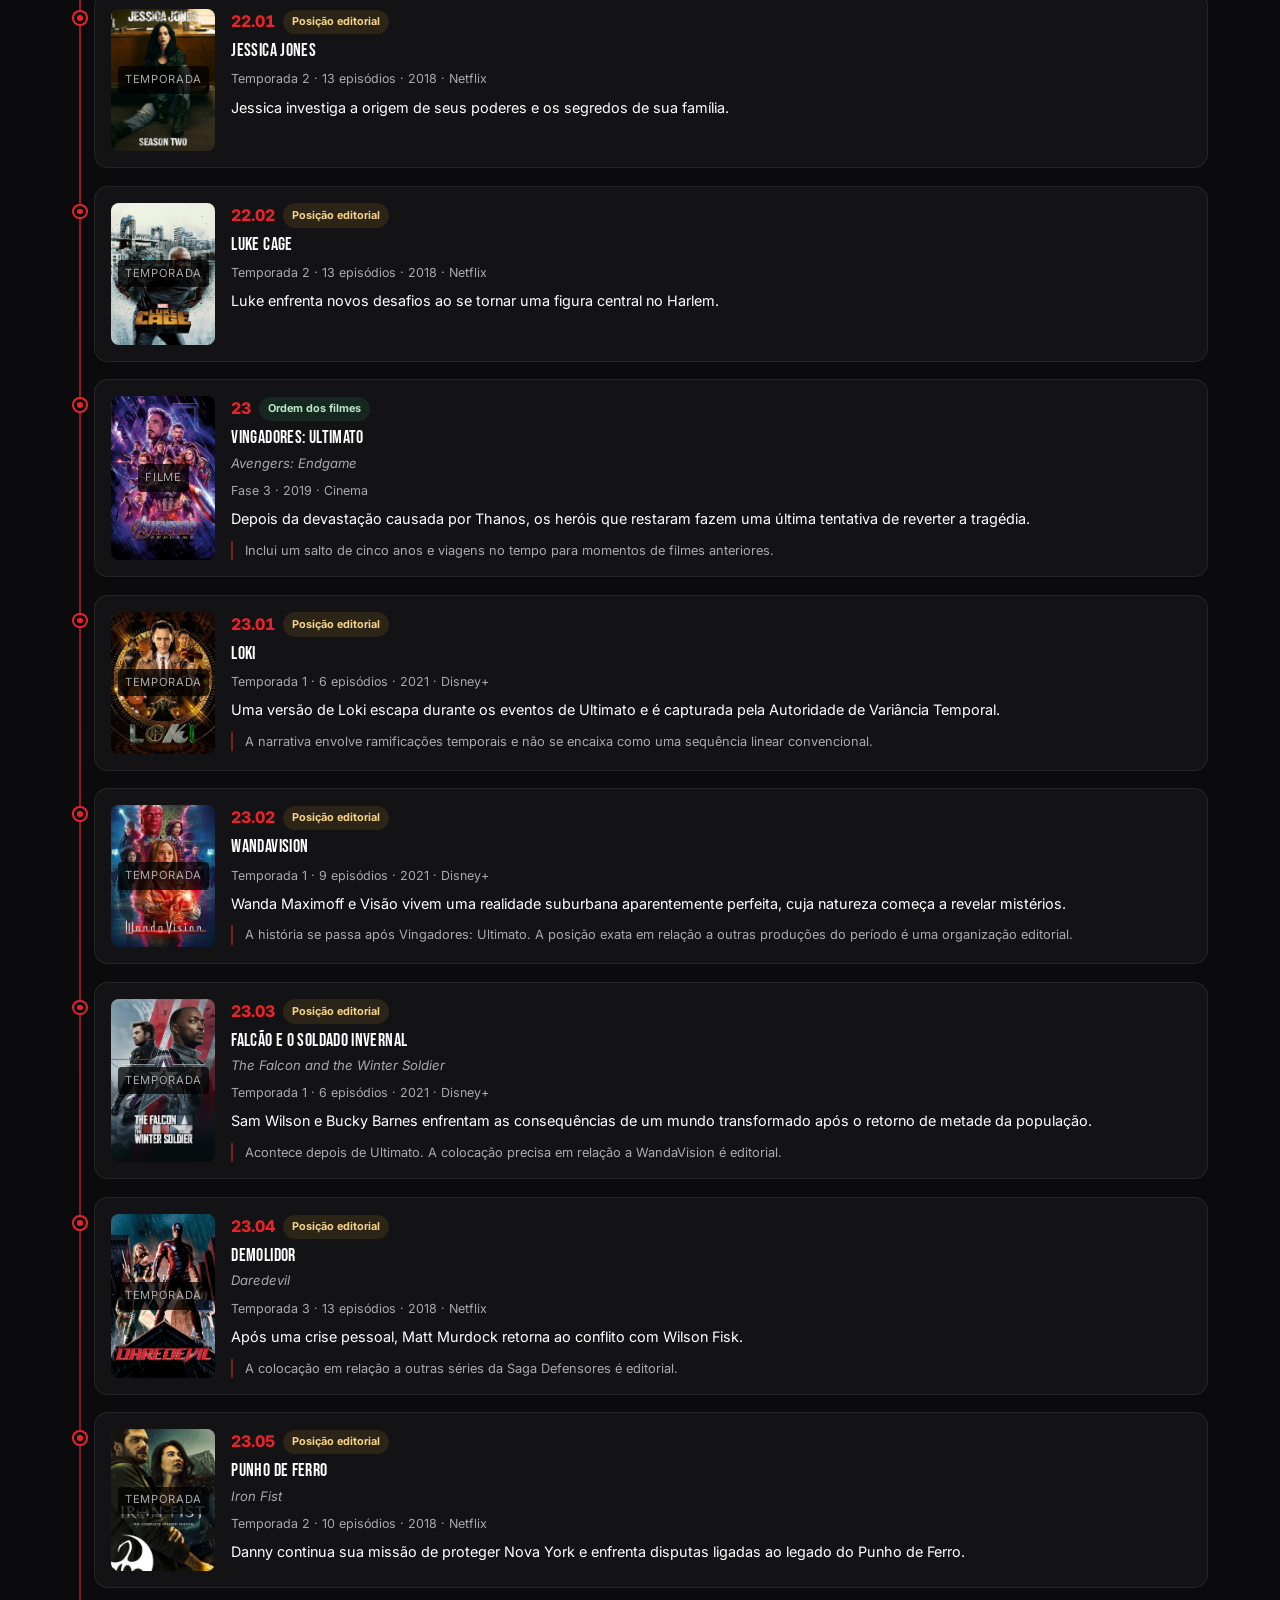
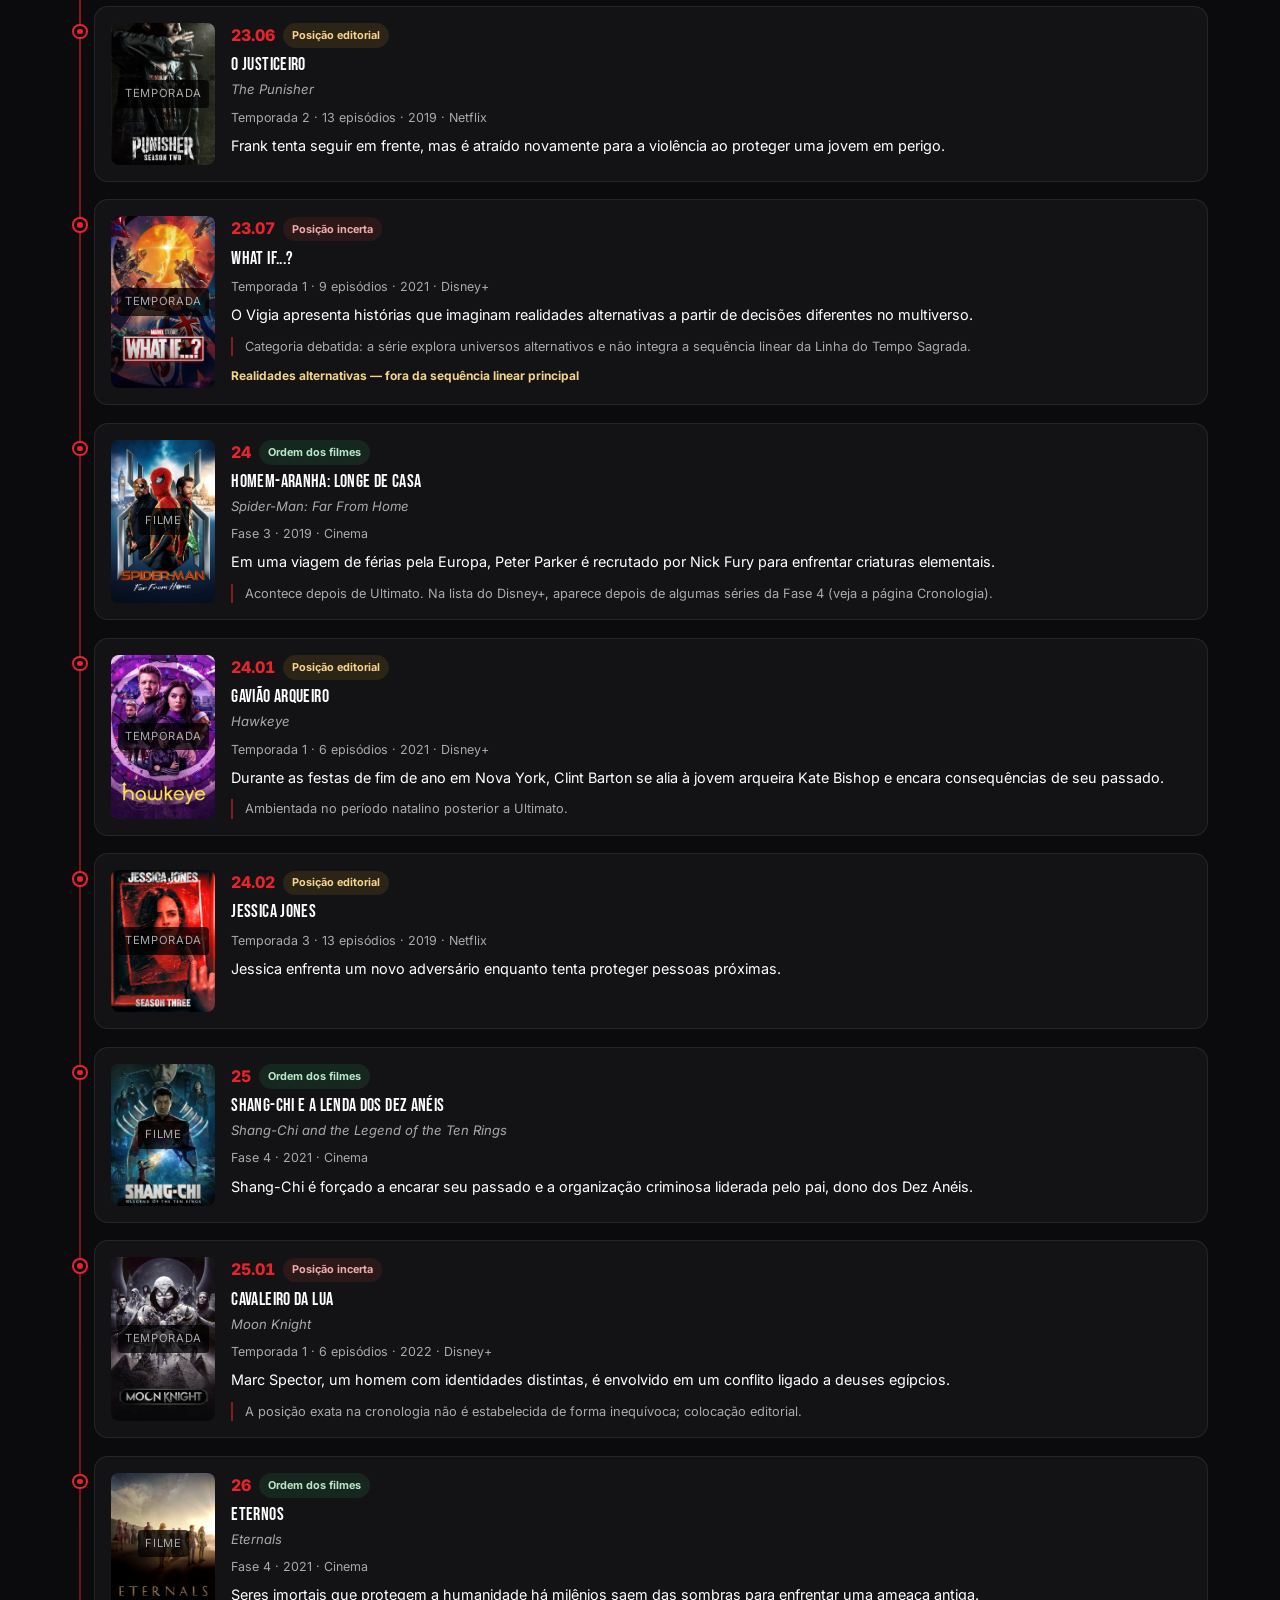
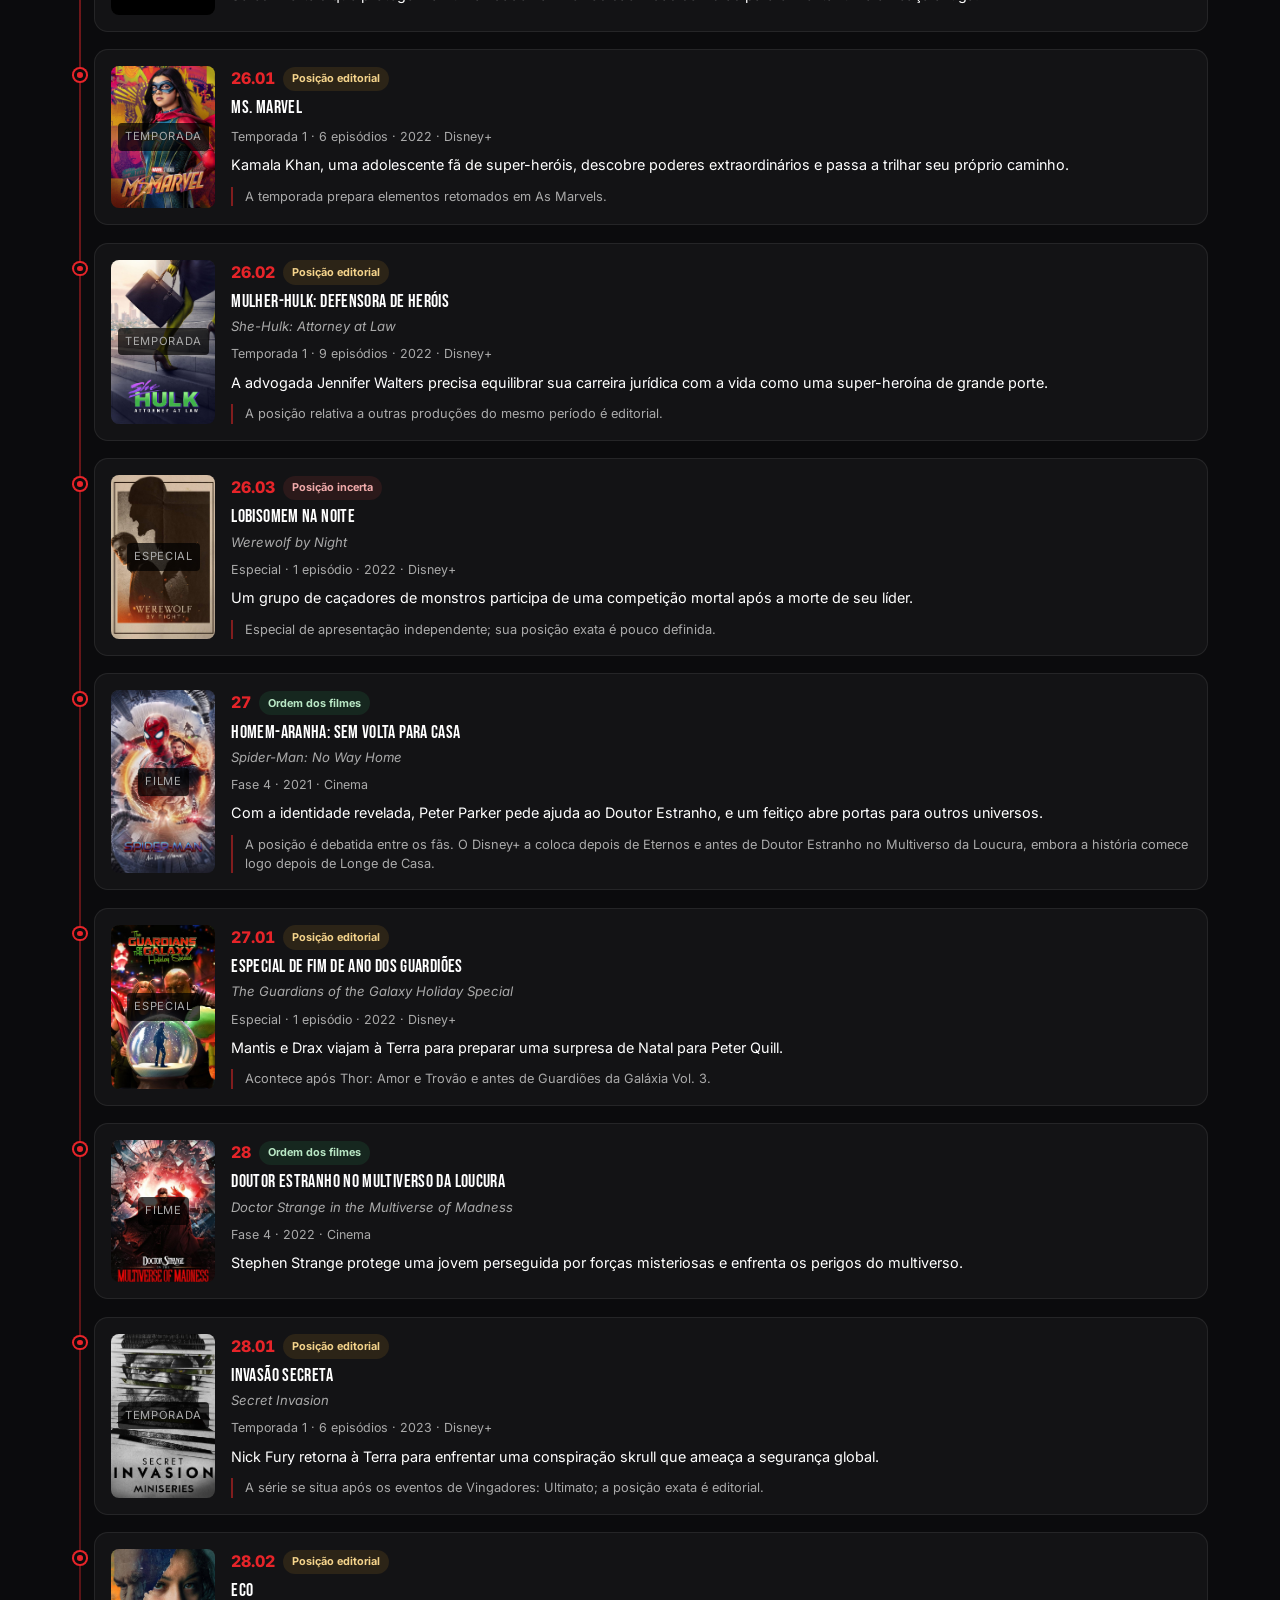
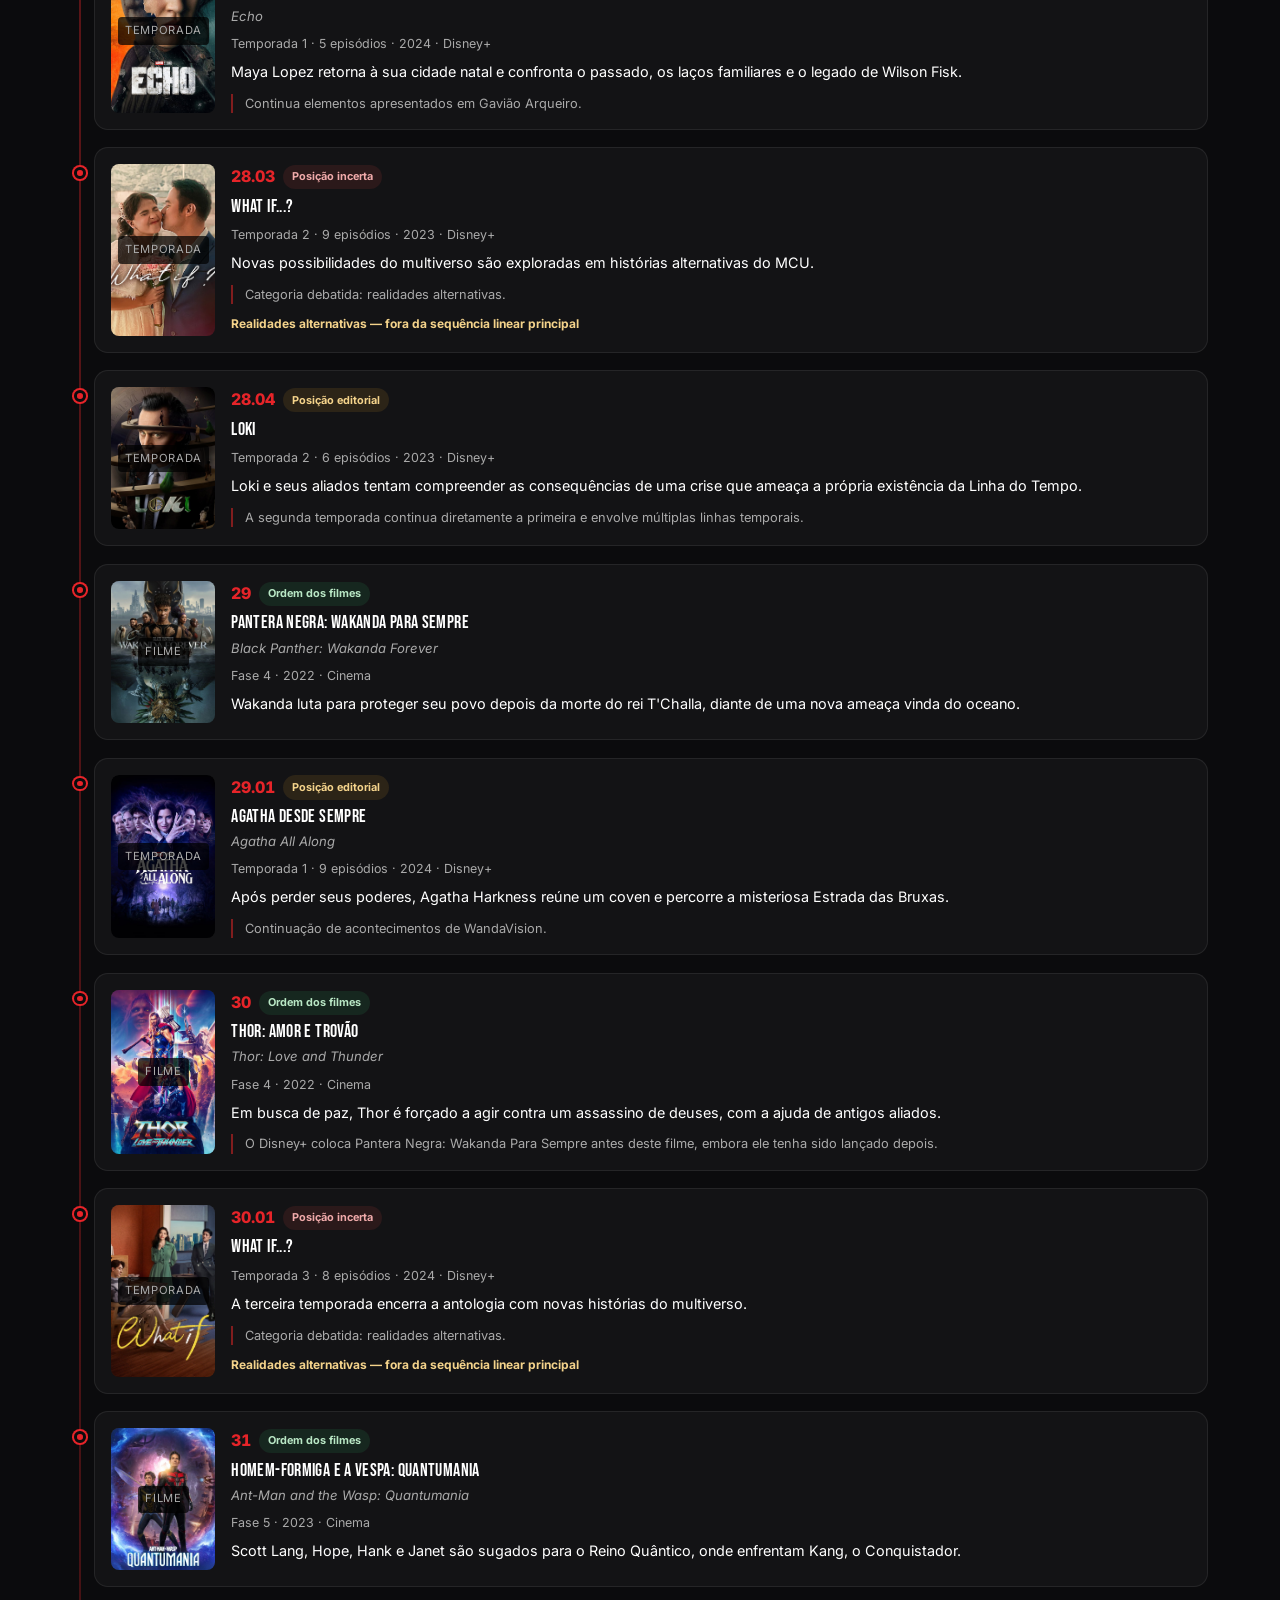
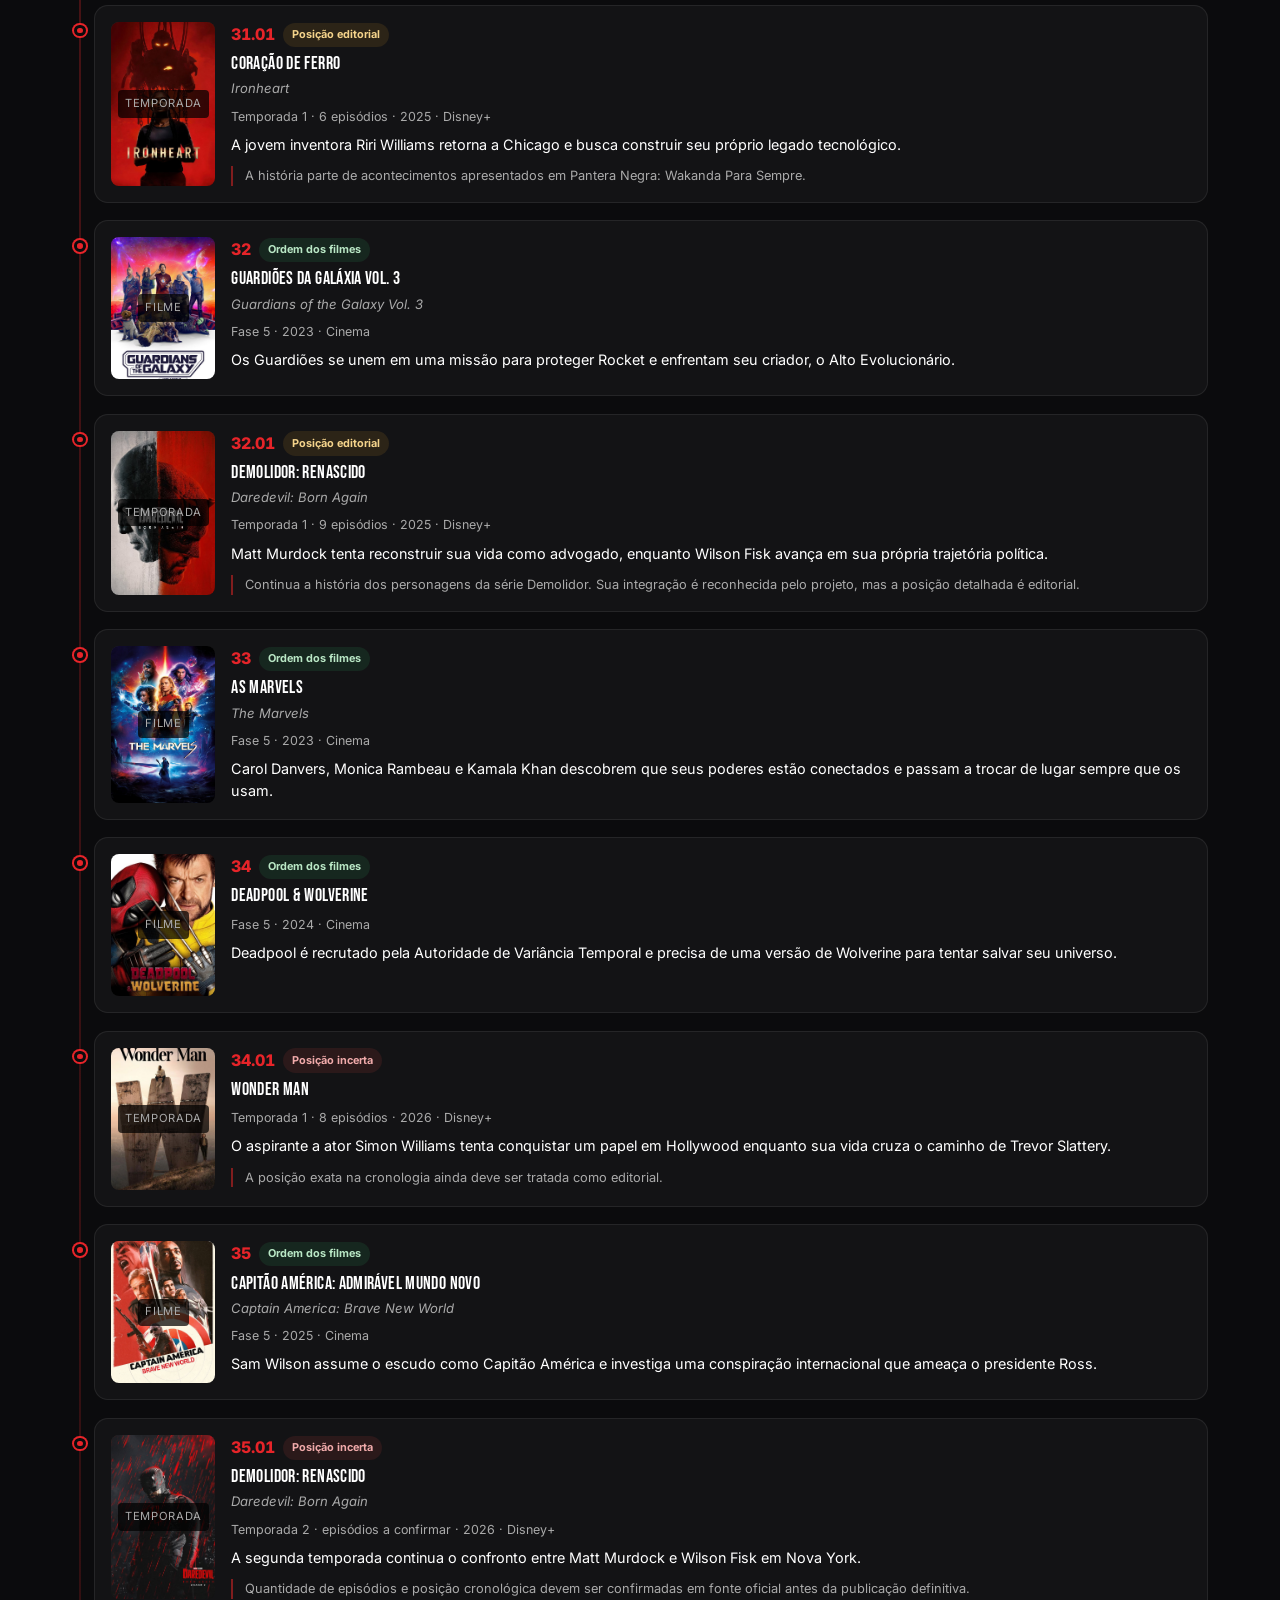
<file: cronologia.html>
<!DOCTYPE html>
<html lang="pt-BR">
<head>
  <meta charset="UTF-8">
  <meta name="viewport" content="width=device-width, initial-scale=1.0">
  <meta name="description" content="Consulte a cronologia unificada do Universo Cinematográfico Marvel, com filmes, temporadas e especiais em uma única sequência.">
  <title>Marvel Timeline | Cronologia</title>
  <link rel="preconnect" href="https://fonts.googleapis.com">
  <link rel="preconnect" href="https://fonts.gstatic.com" crossorigin>
  <link href="https://fonts.googleapis.com/css2?family=Bebas+Neue&family=Inter:wght@400;500;600;700&display=swap" rel="stylesheet">
  <link rel="stylesheet" href="css/style.css">
</head>
<body>
  <a class="skip-link" href="#conteudo">Pular para o conteúdo</a>
  <div id="site-header"></div>

  <main id="conteudo">
    <section class="hero" aria-labelledby="hero-titulo">
      <div class="hero__escala" aria-hidden="true"></div>
      <div class="container">
        <div class="hero__conteudo">
          <p class="eyebrow">A história em uma só sequência</p>
          <h1 class="hero__titulo" id="hero-titulo">Cronologia <span class="destaque">Marvel</span></h1>
          <p class="hero__texto">Filmes, temporadas e especiais reunidos em uma única linha do tempo. Escolha como explorar e encontre sua próxima história.</p>
          <div class="hero__acoes">
            <a class="btn btn--primario" href="#linha-do-tempo">Explorar cronologia</a>
            <a class="btn btn--secundario" href="filmes.html">Ver catálogo de filmes</a>
          </div>
        </div>
      </div>
    </section>

    <section class="secao secao--catalogo" id="linha-do-tempo" aria-labelledby="cronologia-titulo">
      <div class="container">
        <div class="secao__cabecalho">
          <p class="eyebrow">Do passado ao futuro</p>
          <h2 class="secao__titulo" id="cronologia-titulo">Linha do tempo completa</h2>
          <p class="secao__descricao">A ordem cronológica combina a sequência dos filmes com as posições individuais das temporadas e especiais cadastradas no projeto.</p>
        </div>

        <div class="timeline-controles">
          <label class="busca" for="busca-cronologia">
            <span class="busca__icone" aria-hidden="true">⌕</span>
            <input id="busca-cronologia" type="search" placeholder="Buscar filme, série ou personagem..." autocomplete="off">
          </label>
          <div class="filtros__grupo">
            <span class="filtros__rotulo" id="rotulo-tipos">Exibir</span>
            <div class="chips" id="filtro-tipos" role="group" aria-labelledby="rotulo-tipos"></div>
          </div>
          <div class="filtros__grupo">
            <span class="filtros__rotulo" id="rotulo-confianca">Confiabilidade da posição</span>
            <div class="chips" id="filtro-confianca" role="group" aria-labelledby="rotulo-confianca"></div>
          </div>
          <div class="ordenacao" role="group" aria-label="Ordenar cronologia">
            <span class="filtros__rotulo">Ordenação</span>
            <button class="btn btn--secundario is-active" type="button" data-ordem="cronologica" aria-pressed="true">Ordem cronológica</button>
            <button class="btn btn--secundario" type="button" data-ordem="lancamento" aria-pressed="false">Ordem de lançamento</button>
          </div>
        </div>

        <p class="nota timeline-nota">Importante: a sequência é uma organização editorial do Marvel Timeline, não uma reprodução certificada de uma lista oficial. Os filmes mantêm a ordem cronológica já cadastrada. As temporadas e os especiais usam posições próprias; quando a posição não é oficial ou não está suficientemente estabelecida, isso é indicado no cartão. Obras de realidades alternativas aparecem identificadas como debatidas.</p>
        <p class="resultado" id="contagem-cronologia" role="status" aria-live="polite"></p>
        <ol class="timeline-lista" id="lista-cronologia" aria-label="Produções em ordem cronológica"></ol>
        <div class="vazio" id="vazio-cronologia" hidden>
          <h2 class="vazio__titulo">Nenhuma produção encontrada</h2>
          <p class="vazio__texto">Tente outro termo ou altere os filtros.</p>
          <button type="button" class="btn btn--secundario" id="limpar-cronologia">Limpar filtros</button>
        </div>
        <noscript><p class="nota">Ative o JavaScript para visualizar a cronologia.</p></noscript>
      </div>
    </section>
  </main>

  <div id="site-footer"></div>
  <script src="js/main.js" defer></script>
  <script src="js/movies.js" defer></script>
  <script src="js/series.js" defer></script>
  <script src="js/timeline.js" defer></script>
</body>
</html>
</file>
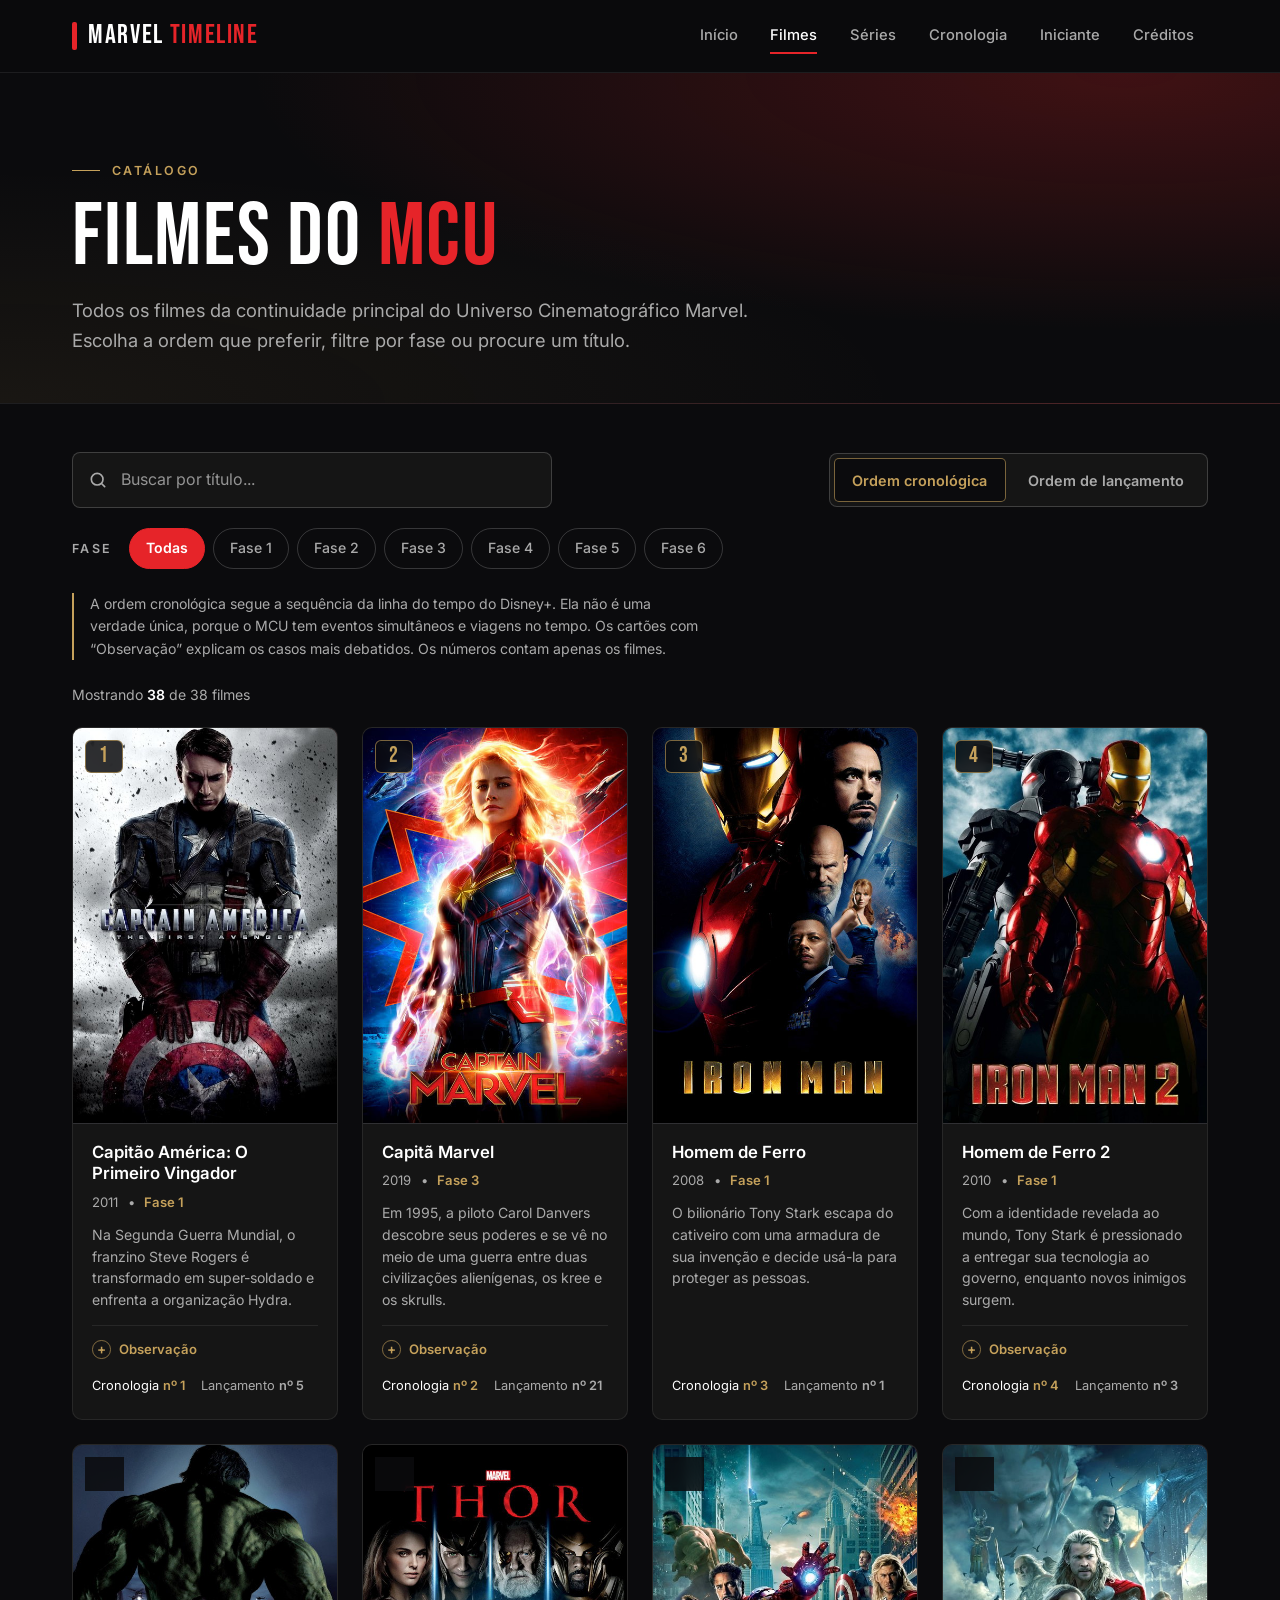
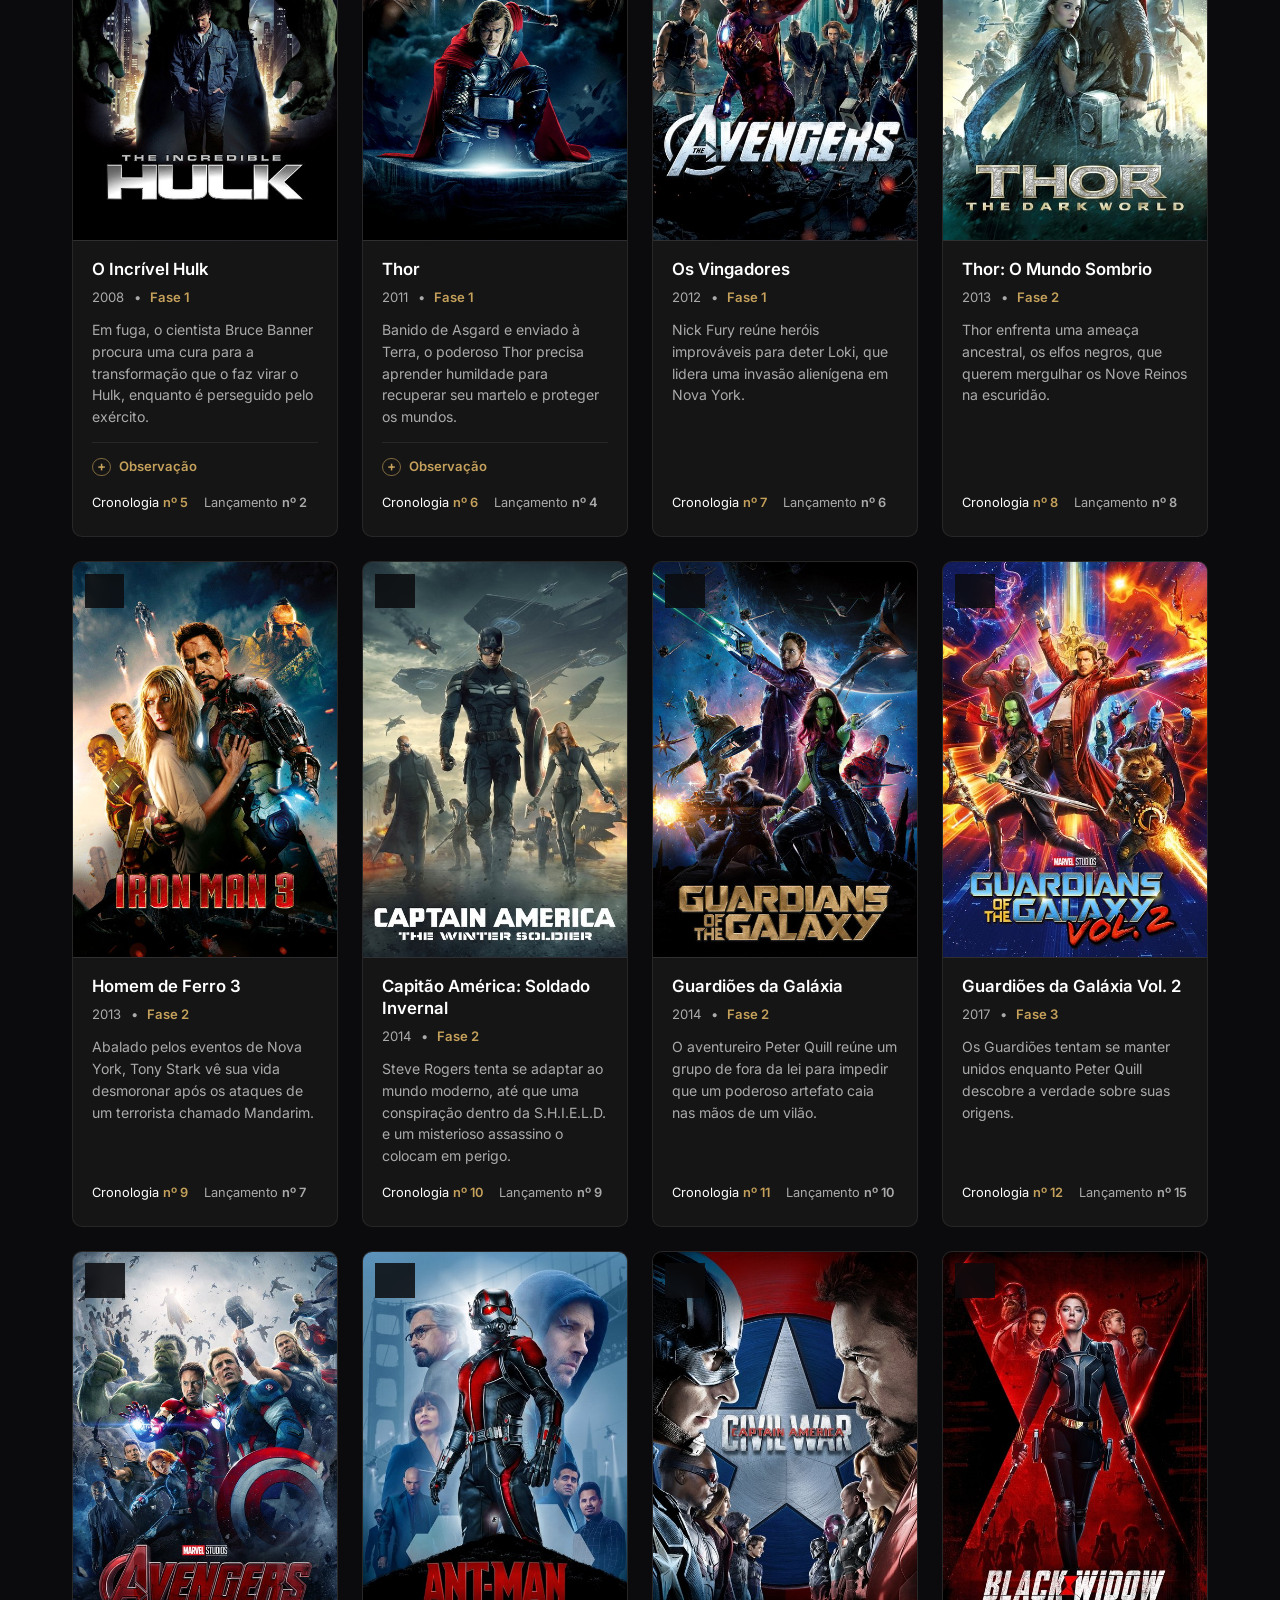
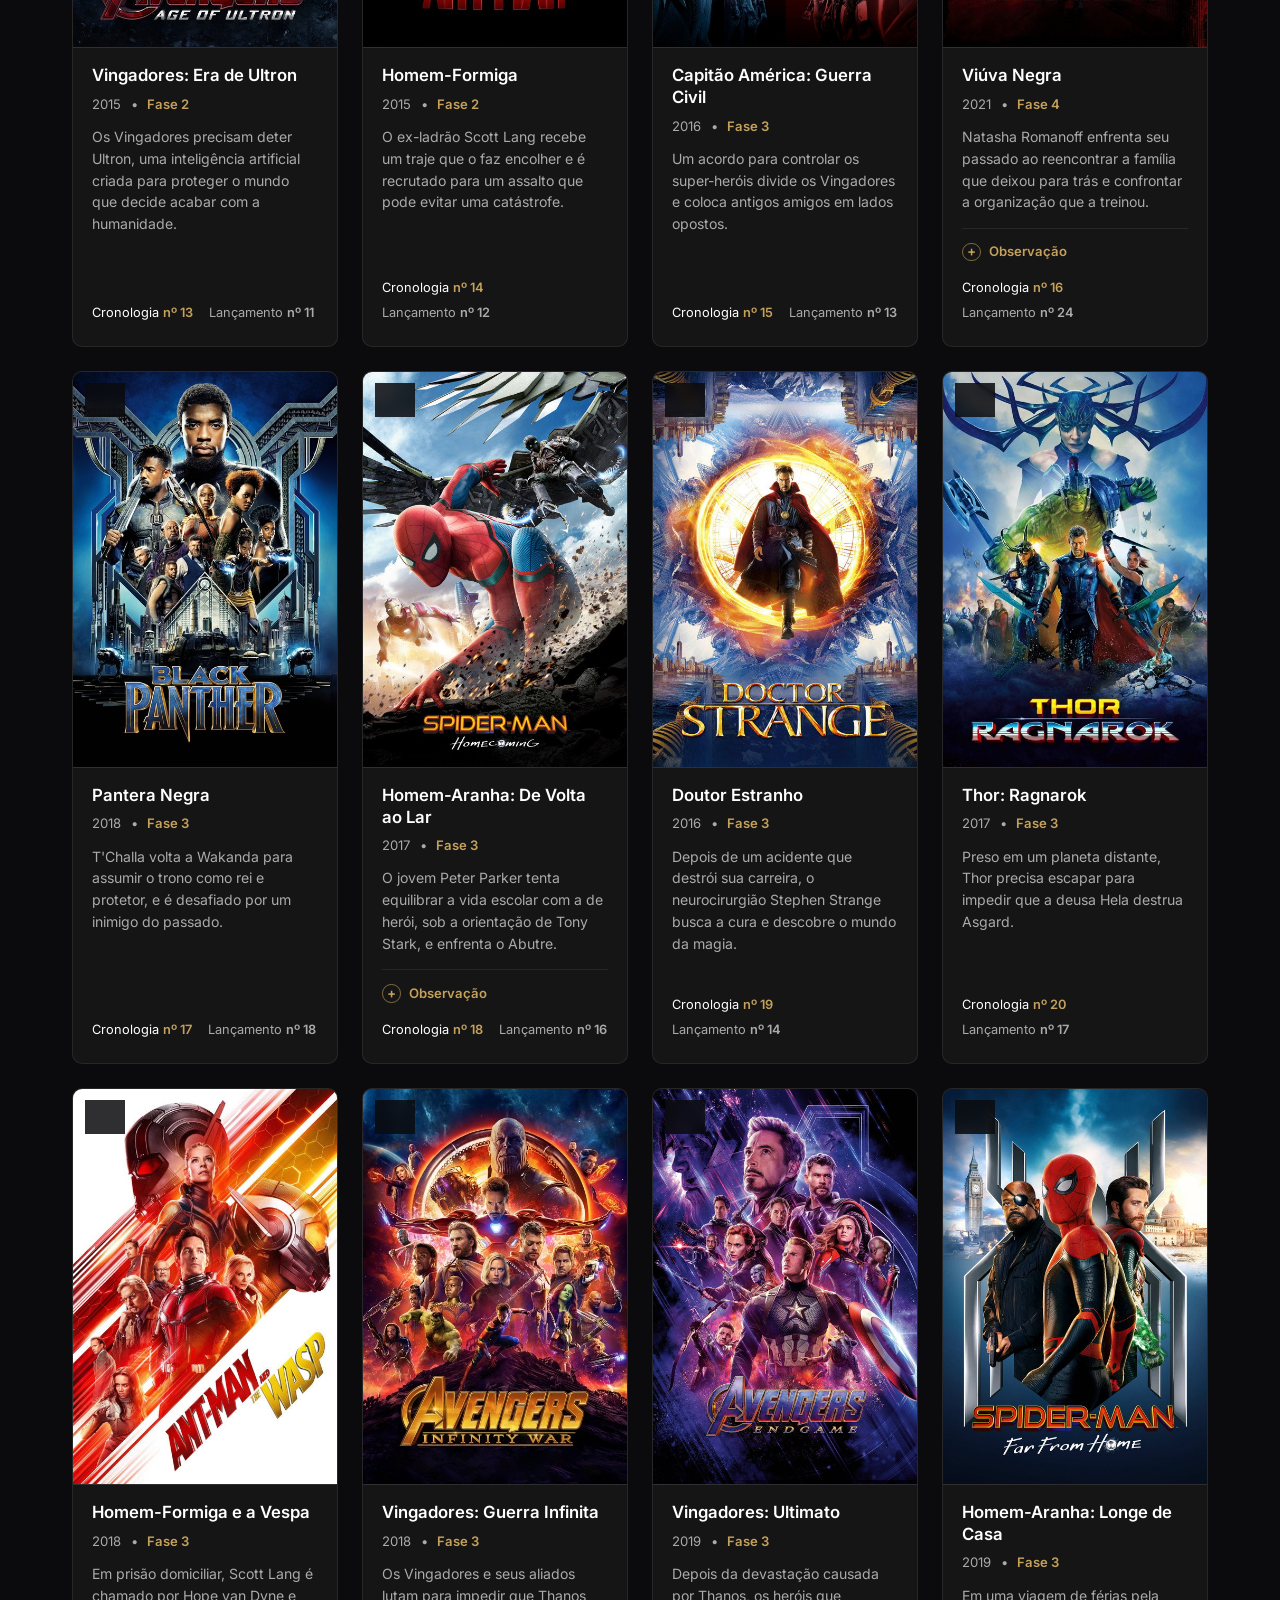
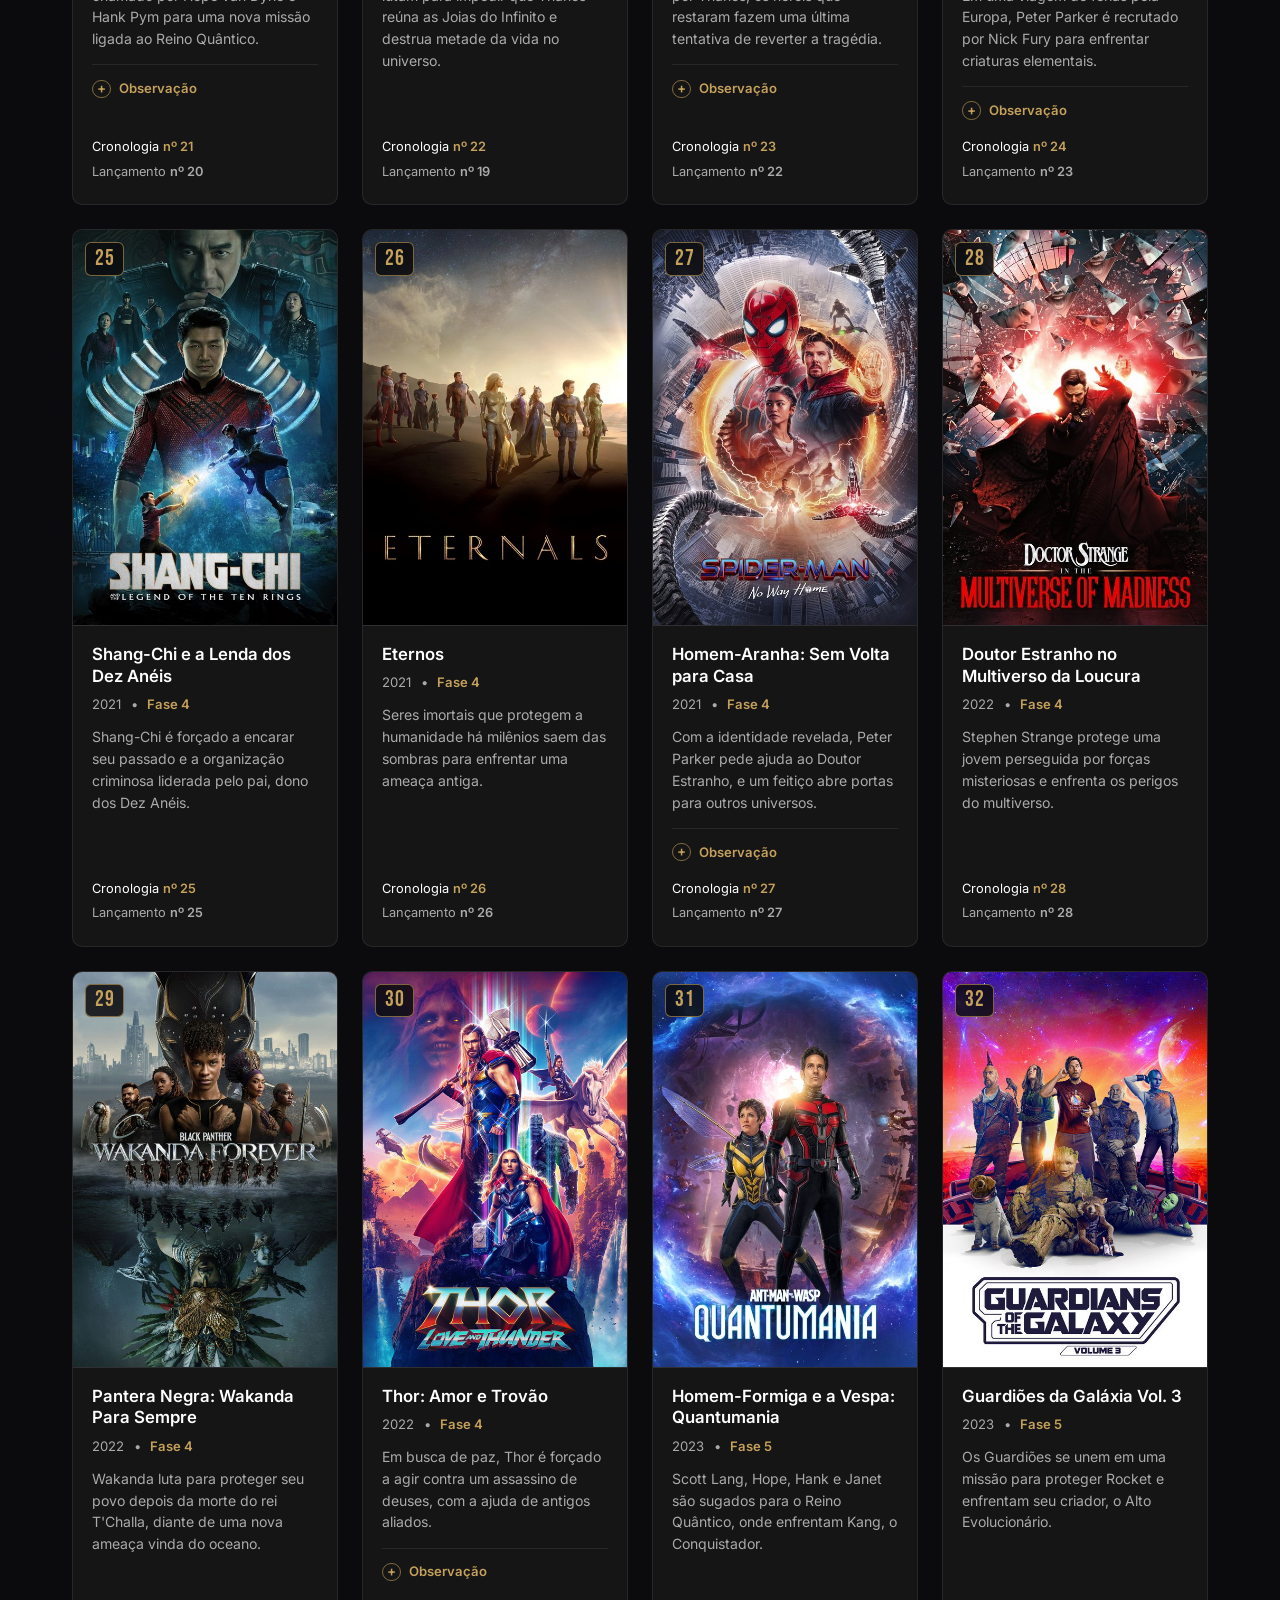
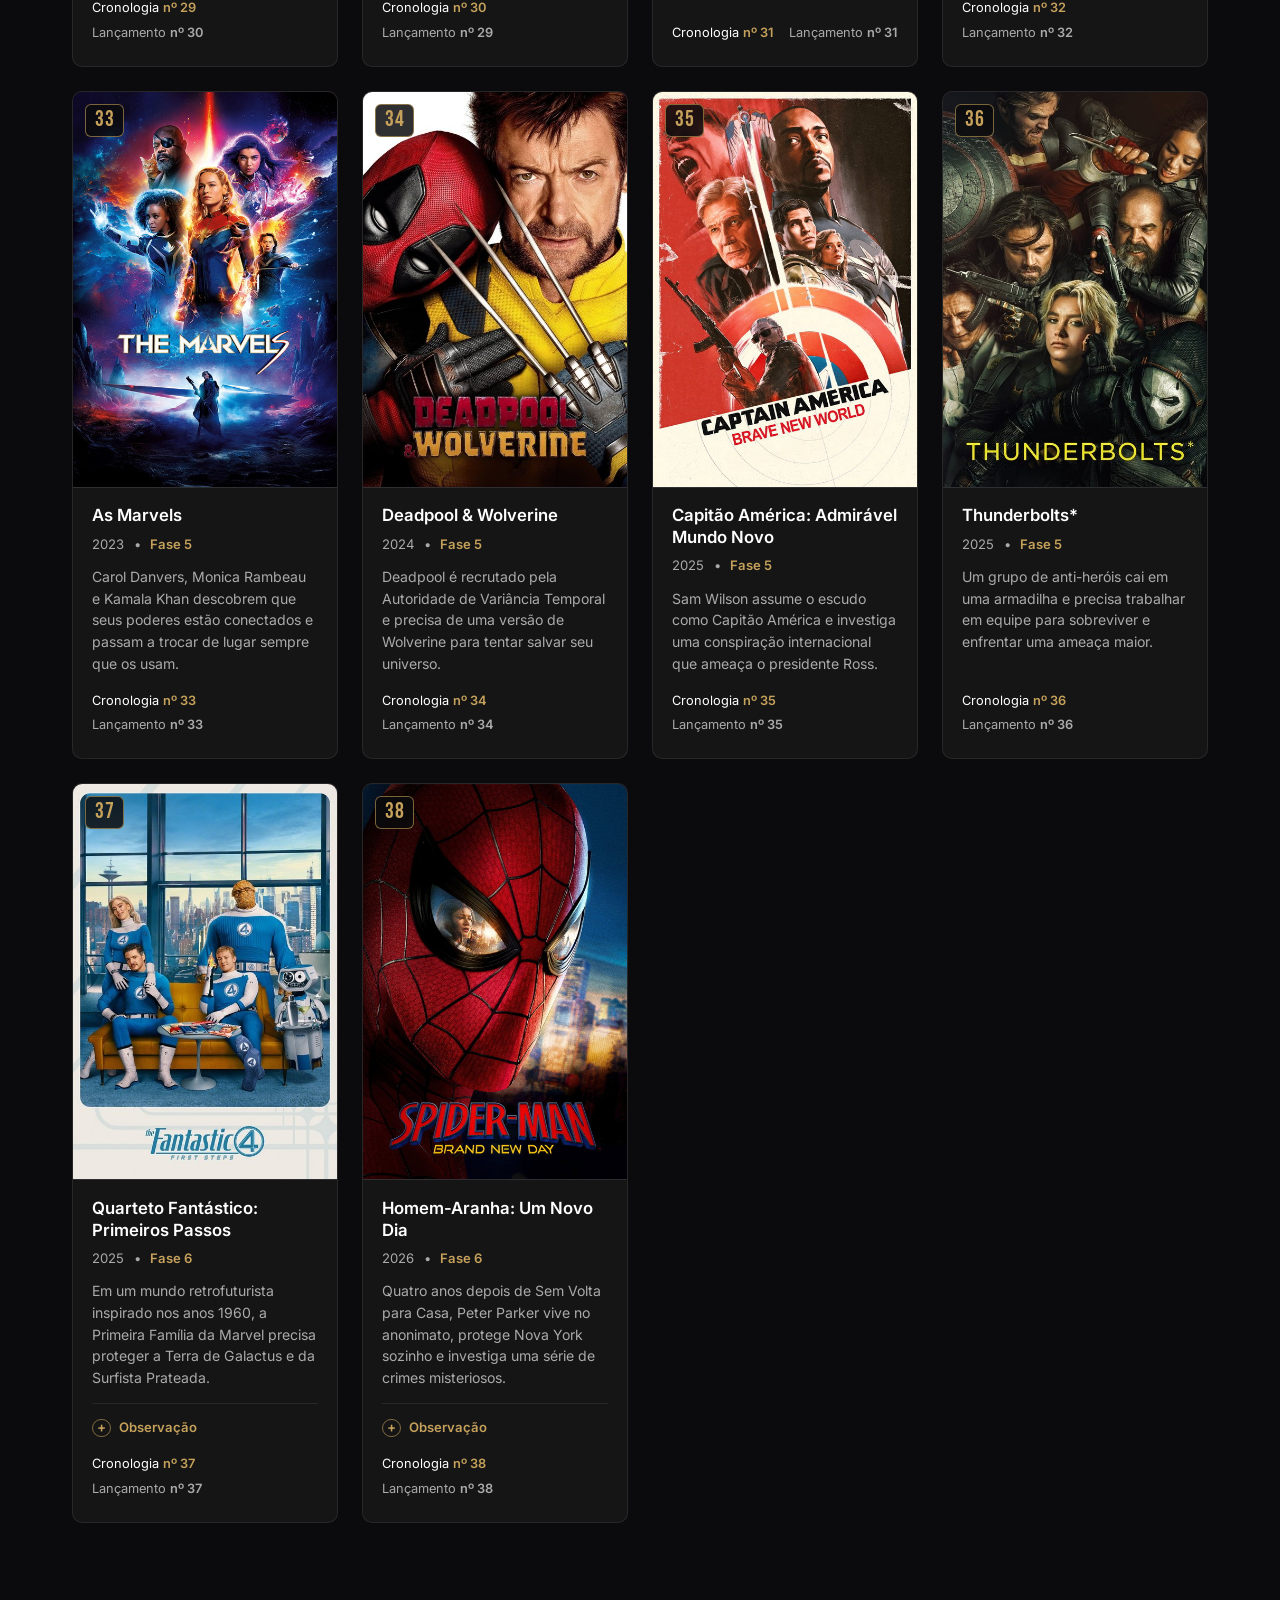
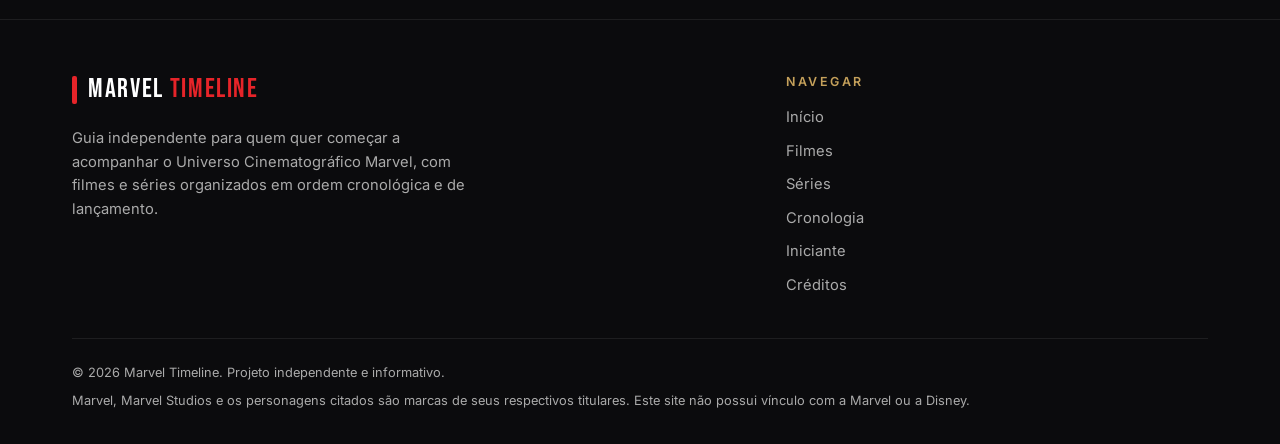
<file: filmes.html>
<!DOCTYPE html>
<html lang="pt-BR">
<head>
  <meta charset="UTF-8">
  <meta name="viewport" content="width=device-width, initial-scale=1.0">
  <title>Marvel Timeline | Filmes</title>
  <meta name="description" content="Catálogo dos filmes do Universo Cinematográfico Marvel em ordem cronológica ou de lançamento, com filtro por fase e busca por título.">

  <!-- Fontes: Bebas Neue (títulos) e Inter (textos) -->
  <link rel="preconnect" href="https://fonts.googleapis.com">
  <link rel="preconnect" href="https://fonts.gstatic.com" crossorigin>
  <link href="https://fonts.googleapis.com/css2?family=Bebas+Neue&family=Inter:wght@400;500;600;700&display=swap" rel="stylesheet">

  <link rel="stylesheet" href="css/style.css">
</head>
<body>

  <a class="skip-link" href="#conteudo">Pular para o conteúdo</a>

  <!-- Cabeçalho inserido pelo main.js -->
  <div id="site-header"></div>

  <main id="conteudo">

    <!-- ========== TOPO DA PÁGINA ========== -->
    <section class="pagina-topo" aria-labelledby="pagina-titulo">
      <div class="container">
        <p class="eyebrow">Catálogo</p>
        <h1 id="pagina-titulo" class="pagina-topo__titulo">Filmes do <span class="destaque">MCU</span></h1>
        <p class="pagina-topo__texto">
          Todos os filmes da continuidade principal do Universo Cinematográfico Marvel.
          Escolha a ordem que preferir, filtre por fase ou procure um título.
        </p>
      </div>
    </section>

    <!-- ========== CATÁLOGO ========== -->
    <section class="secao secao--catalogo" aria-label="Catálogo de filmes">
      <div class="container">

        <div class="filtros">
          <div class="filtros__linha">
            <div class="busca">
              <label class="sr-only" for="busca-filme">Buscar filme por título</label>
              <svg class="busca__icone" viewBox="0 0 24 24" aria-hidden="true">
                <circle cx="11" cy="11" r="7"></circle>
                <path d="m20 20-3.5-3.5"></path>
              </svg>
              <input class="busca__campo" id="busca-filme" type="search"
                     placeholder="Buscar por título..." autocomplete="off">
            </div>

            <div class="ordem" role="group" aria-label="Ordem de exibição">
              <button type="button" class="ordem__botao" data-ordem="cronologica" aria-pressed="true">Ordem cronológica</button>
              <button type="button" class="ordem__botao" data-ordem="lancamento" aria-pressed="false">Ordem de lançamento</button>
            </div>
          </div>

          <div class="filtros__fases">
            <span class="filtros__rotulo" id="rotulo-fases">Fase</span>
            <!-- Botões de fase criados pelo movies.js -->
            <div class="chips" id="filtro-fases" role="group" aria-labelledby="rotulo-fases"></div>
          </div>
        </div>

        <p class="nota">
          A ordem cronológica segue a sequência da linha do tempo do Disney+. Ela não é uma
          verdade única, porque o MCU tem eventos simultâneos e viagens no tempo. Os cartões com
          “Observação” explicam os casos mais debatidos. Os números contam apenas os filmes.
        </p>

        <p class="resultado" id="contagem" role="status"></p>

        <ul class="catalogo" id="catalogo-filmes"></ul>

        <!-- Mensagem exibida quando nenhum filme combina com os filtros -->
        <div class="vazio" id="vazio" hidden>
          <h2 class="vazio__titulo">Nenhum filme encontrado</h2>
          <p class="vazio__texto">
            Nenhum filme combina com a busca e a fase escolhidas. Confira a grafia do título
            ou tente outra fase.
          </p>
          <button type="button" class="btn btn--secundario" id="limpar-filtros">Limpar filtros</button>
        </div>

        <noscript>
          <p class="nota">Ative o JavaScript no navegador para ver o catálogo de filmes.</p>
        </noscript>

      </div>
    </section>

  </main>

  <!-- Rodapé inserido pelo main.js -->
  <div id="site-footer"></div>

  <!-- A ordem importa: main.js primeiro (cria funções auxiliares), movies.js depois -->
  <script src="js/main.js" defer></script>
  <script src="js/movies.js" defer></script>
</body>
</html>
</file>
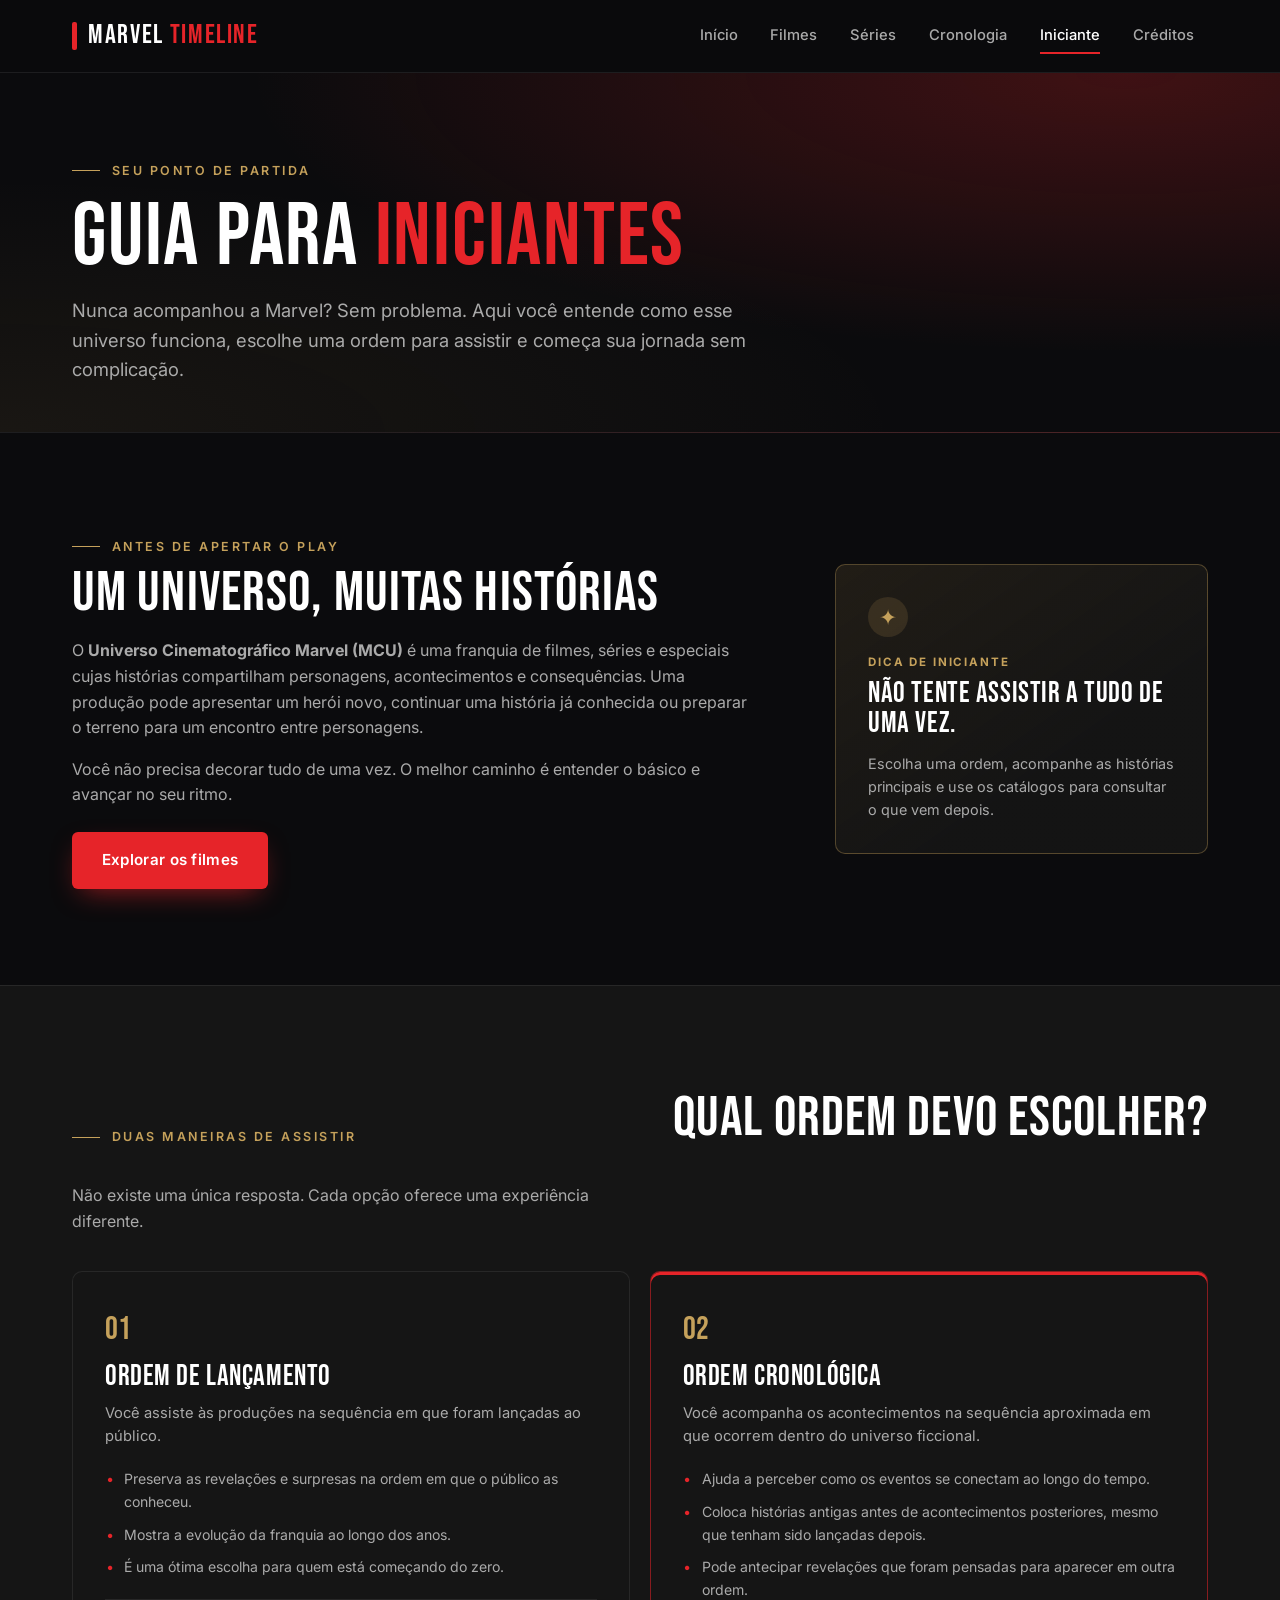
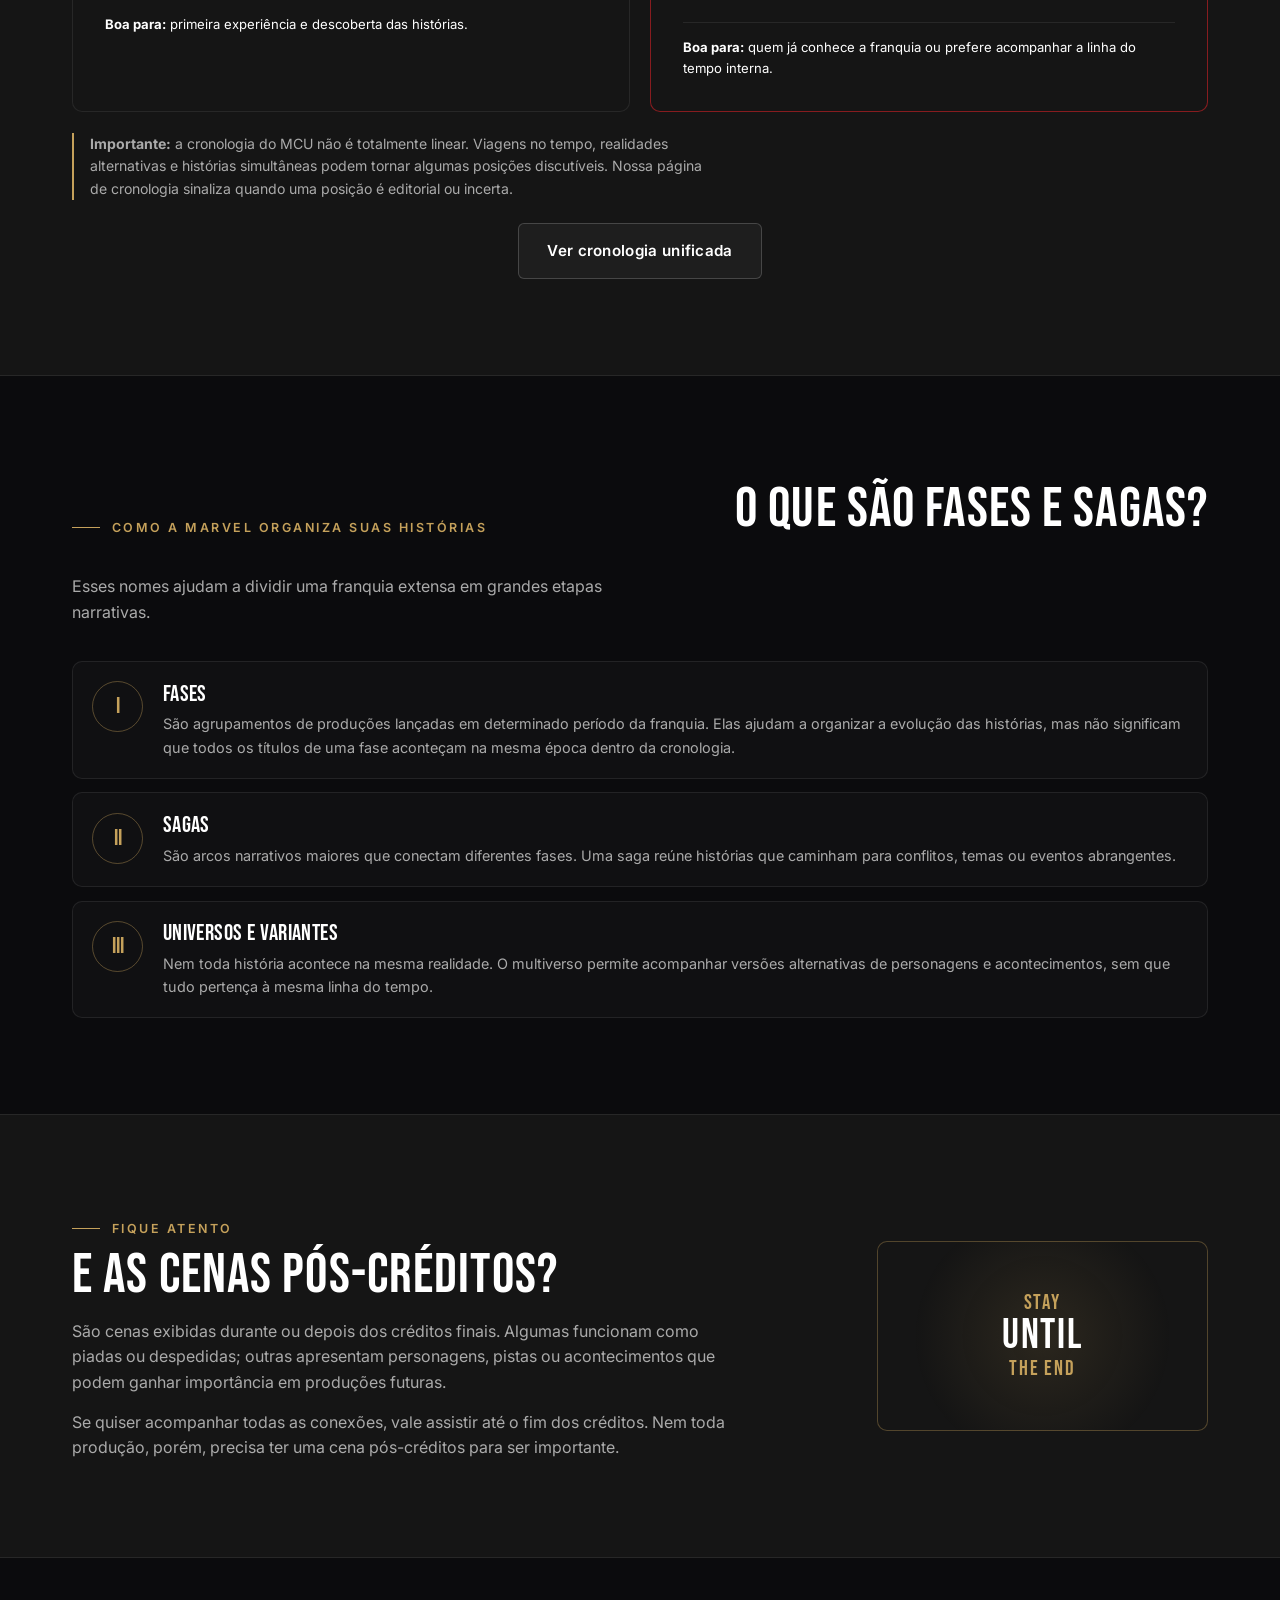
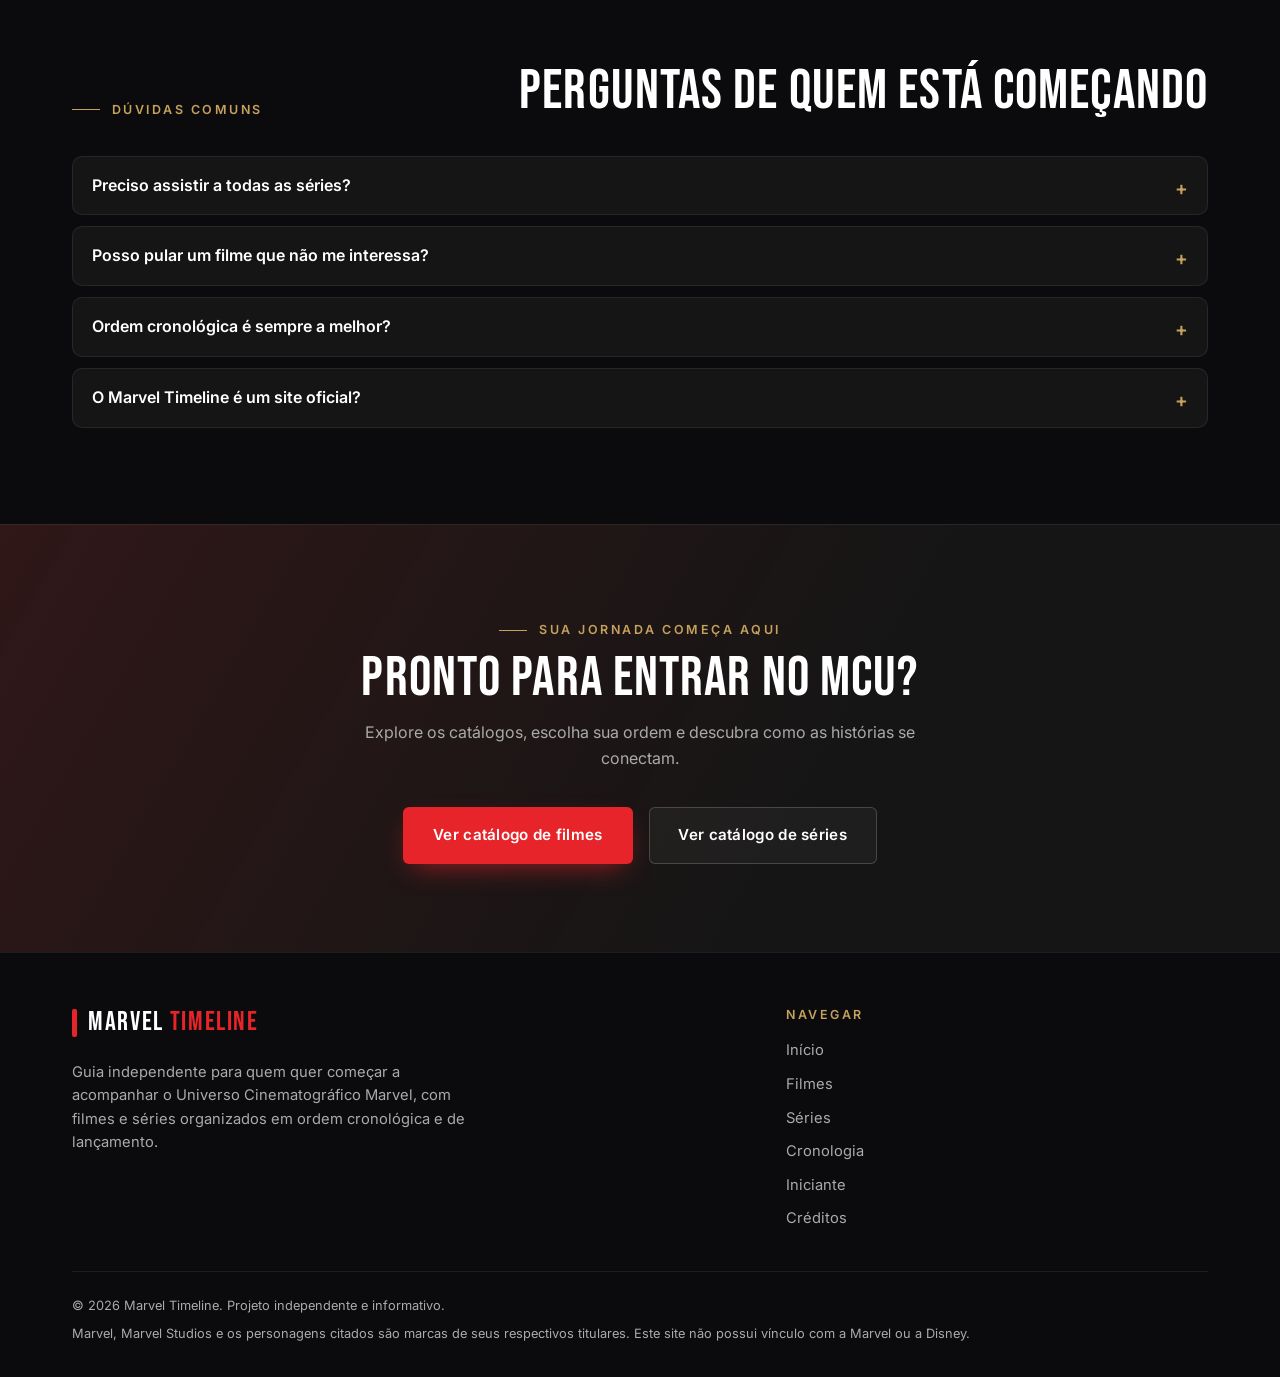
<file: iniciante.html>
<!DOCTYPE html>
<html lang="pt-BR">
<head>
  <meta charset="UTF-8">
  <meta name="viewport" content="width=device-width, initial-scale=1.0">
  <title>Marvel Timeline | Guia para iniciantes</title>
  <meta name="description" content="Entenda o Universo Cinematográfico Marvel, descubra a diferença entre ordem cronológica e de lançamento e saiba por onde começar.">
  <link rel="preconnect" href="https://fonts.googleapis.com">
  <link rel="preconnect" href="https://fonts.gstatic.com" crossorigin>
  <link href="https://fonts.googleapis.com/css2?family=Bebas+Neue&family=Inter:wght@400;500;600;700&display=swap" rel="stylesheet">
  <link rel="stylesheet" href="css/style.css">
</head>
<body>
  <a class="skip-link" href="#conteudo">Pular para o conteúdo</a>
  <div id="site-header"></div>

  <main id="conteudo">
    <section class="pagina-topo" aria-labelledby="pagina-titulo">
      <div class="container">
        <p class="eyebrow">Seu ponto de partida</p>
        <h1 id="pagina-titulo" class="pagina-topo__titulo">Guia para <span class="destaque">iniciantes</span></h1>
        <p class="pagina-topo__texto">Nunca acompanhou a Marvel? Sem problema. Aqui você entende como esse universo funciona, escolhe uma ordem para assistir e começa sua jornada sem complicação.</p>
      </div>
    </section>

    <section class="secao guia-intro" aria-labelledby="guia-intro-titulo">
      <div class="container guia-intro__grid">
        <div>
          <p class="eyebrow">Antes de apertar o play</p>
          <h2 id="guia-intro-titulo" class="secao__titulo">Um universo, muitas histórias</h2>
          <p>O <strong>Universo Cinematográfico Marvel (MCU)</strong> é uma franquia de filmes, séries e especiais cujas histórias compartilham personagens, acontecimentos e consequências. Uma produção pode apresentar um herói novo, continuar uma história já conhecida ou preparar o terreno para um encontro entre personagens.</p>
          <p>Você não precisa decorar tudo de uma vez. O melhor caminho é entender o básico e avançar no seu ritmo.</p>
          <a class="btn btn--primario" href="filmes.html">Explorar os filmes</a>
        </div>
        <aside class="guia-destaque" aria-label="Dica para começar">
          <span class="guia-destaque__icone" aria-hidden="true">✦</span>
          <p class="guia-destaque__rotulo">Dica de iniciante</p>
          <h3>Não tente assistir a tudo de uma vez.</h3>
          <p>Escolha uma ordem, acompanhe as histórias principais e use os catálogos para consultar o que vem depois.</p>
        </aside>
      </div>
    </section>

    <section class="secao secao--alt" aria-labelledby="ordens-titulo">
      <div class="container">
        <div class="secao__cabecalho">
          <p class="eyebrow">Duas maneiras de assistir</p>
          <h2 id="ordens-titulo" class="secao__titulo">Qual ordem devo escolher?</h2>
          <p class="secao__descricao">Não existe uma única resposta. Cada opção oferece uma experiência diferente.</p>
        </div>
        <div class="guia-duas-colunas">
          <article class="guia-opcao">
            <span class="guia-opcao__numero">01</span>
            <h3>Ordem de lançamento</h3>
            <p>Você assiste às produções na sequência em que foram lançadas ao público.</p>
            <ul class="guia-lista">
              <li>Preserva as revelações e surpresas na ordem em que o público as conheceu.</li>
              <li>Mostra a evolução da franquia ao longo dos anos.</li>
              <li>É uma ótima escolha para quem está começando do zero.</li>
            </ul>
            <p class="guia-recomendacao"><strong>Boa para:</strong> primeira experiência e descoberta das histórias.</p>
          </article>
          <article class="guia-opcao guia-opcao--destaque">
            <span class="guia-opcao__numero">02</span>
            <h3>Ordem cronológica</h3>
            <p>Você acompanha os acontecimentos na sequência aproximada em que ocorrem dentro do universo ficcional.</p>
            <ul class="guia-lista">
              <li>Ajuda a perceber como os eventos se conectam ao longo do tempo.</li>
              <li>Coloca histórias antigas antes de acontecimentos posteriores, mesmo que tenham sido lançadas depois.</li>
              <li>Pode antecipar revelações que foram pensadas para aparecer em outra ordem.</li>
            </ul>
            <p class="guia-recomendacao"><strong>Boa para:</strong> quem já conhece a franquia ou prefere acompanhar a linha do tempo interna.</p>
          </article>
        </div>
        <div class="nota guia-nota"><strong>Importante:</strong> a cronologia do MCU não é totalmente linear. Viagens no tempo, realidades alternativas e histórias simultâneas podem tornar algumas posições discutíveis. Nossa página de cronologia sinaliza quando uma posição é editorial ou incerta.</div>
        <div class="guia-centralizar"><a class="btn btn--secundario" href="cronologia.html">Ver cronologia unificada</a></div>
      </div>
    </section>

    <section class="secao" aria-labelledby="fases-titulo">
      <div class="container">
        <div class="secao__cabecalho">
          <p class="eyebrow">Como a Marvel organiza suas histórias</p>
          <h2 id="fases-titulo" class="secao__titulo">O que são fases e sagas?</h2>
          <p class="secao__descricao">Esses nomes ajudam a dividir uma franquia extensa em grandes etapas narrativas.</p>
        </div>
        <div class="guia-conceitos">
          <article class="guia-conceito">
            <span class="guia-conceito__simbolo" aria-hidden="true">I</span>
            <div><h3>Fases</h3><p>São agrupamentos de produções lançadas em determinado período da franquia. Elas ajudam a organizar a evolução das histórias, mas não significam que todos os títulos de uma fase aconteçam na mesma época dentro da cronologia.</p></div>
          </article>
          <article class="guia-conceito">
            <span class="guia-conceito__simbolo" aria-hidden="true">II</span>
            <div><h3>Sagas</h3><p>São arcos narrativos maiores que conectam diferentes fases. Uma saga reúne histórias que caminham para conflitos, temas ou eventos abrangentes.</p></div>
          </article>
          <article class="guia-conceito">
            <span class="guia-conceito__simbolo" aria-hidden="true">III</span>
            <div><h3>Universos e variantes</h3><p>Nem toda história acontece na mesma realidade. O multiverso permite acompanhar versões alternativas de personagens e acontecimentos, sem que tudo pertença à mesma linha do tempo.</p></div>
          </article>
        </div>
      </div>
    </section>

    <section class="secao secao--alt" aria-labelledby="pos-creditos-titulo">
      <div class="container guia-pos-creditos">
        <div>
          <p class="eyebrow">Fique atento</p>
          <h2 id="pos-creditos-titulo" class="secao__titulo">E as cenas pós-créditos?</h2>
          <p>São cenas exibidas durante ou depois dos créditos finais. Algumas funcionam como piadas ou despedidas; outras apresentam personagens, pistas ou acontecimentos que podem ganhar importância em produções futuras.</p>
          <p>Se quiser acompanhar todas as conexões, vale assistir até o fim dos créditos. Nem toda produção, porém, precisa ter uma cena pós-créditos para ser importante.</p>
        </div>
        <div class="guia-pos-creditos__selo" aria-hidden="true"><span>STAY</span><strong>UNTIL</strong><span>THE END</span></div>
      </div>
    </section>

    <section class="secao" aria-labelledby="faq-titulo">
      <div class="container">
        <div class="secao__cabecalho">
          <p class="eyebrow">Dúvidas comuns</p>
          <h2 id="faq-titulo" class="secao__titulo">Perguntas de quem está começando</h2>
        </div>
        <div class="guia-faq">
          <details><summary>Preciso assistir a todas as séries?</summary><p>Não necessariamente. Algumas séries expandem histórias e personagens importantes, enquanto outras têm conexões mais específicas. Consulte a cronologia e as descrições para decidir o que faz sentido para sua experiência.</p></details>
          <details><summary>Posso pular um filme que não me interessa?</summary><p>Pode, mas algumas produções apresentam personagens, relações ou acontecimentos retomados depois. Se decidir pular algo, confira o resumo e a posição na cronologia para entender possíveis referências.</p></details>
          <details><summary>Ordem cronológica é sempre a melhor?</summary><p>Não. Ela organiza os acontecimentos dentro da ficção, mas pode mudar a forma como certas revelações são percebidas. Para uma primeira experiência, a ordem de lançamento costuma preservar melhor a construção original das surpresas.</p></details>
          <details><summary>O Marvel Timeline é um site oficial?</summary><p>Não. É um projeto independente e informativo, sem vínculo com Marvel ou Disney. As posições cronológicas podem combinar informações oficiais com decisões editoriais identificadas no próprio catálogo.</p></details>
        </div>
      </div>
    </section>

    <section class="secao secao--cta-guia">
      <div class="container guia-cta">
        <p class="eyebrow">Sua jornada começa aqui</p>
        <h2>Pronto para entrar no MCU?</h2>
        <p>Explore os catálogos, escolha sua ordem e descubra como as histórias se conectam.</p>
        <div class="hero__acoes">
          <a class="btn btn--primario" href="filmes.html">Ver catálogo de filmes</a>
          <a class="btn btn--secundario" href="series.html">Ver catálogo de séries</a>
        </div>
      </div>
    </section>
  </main>

  <div id="site-footer"></div>
  <script src="js/main.js" defer></script>
</body>
</html>
</file>
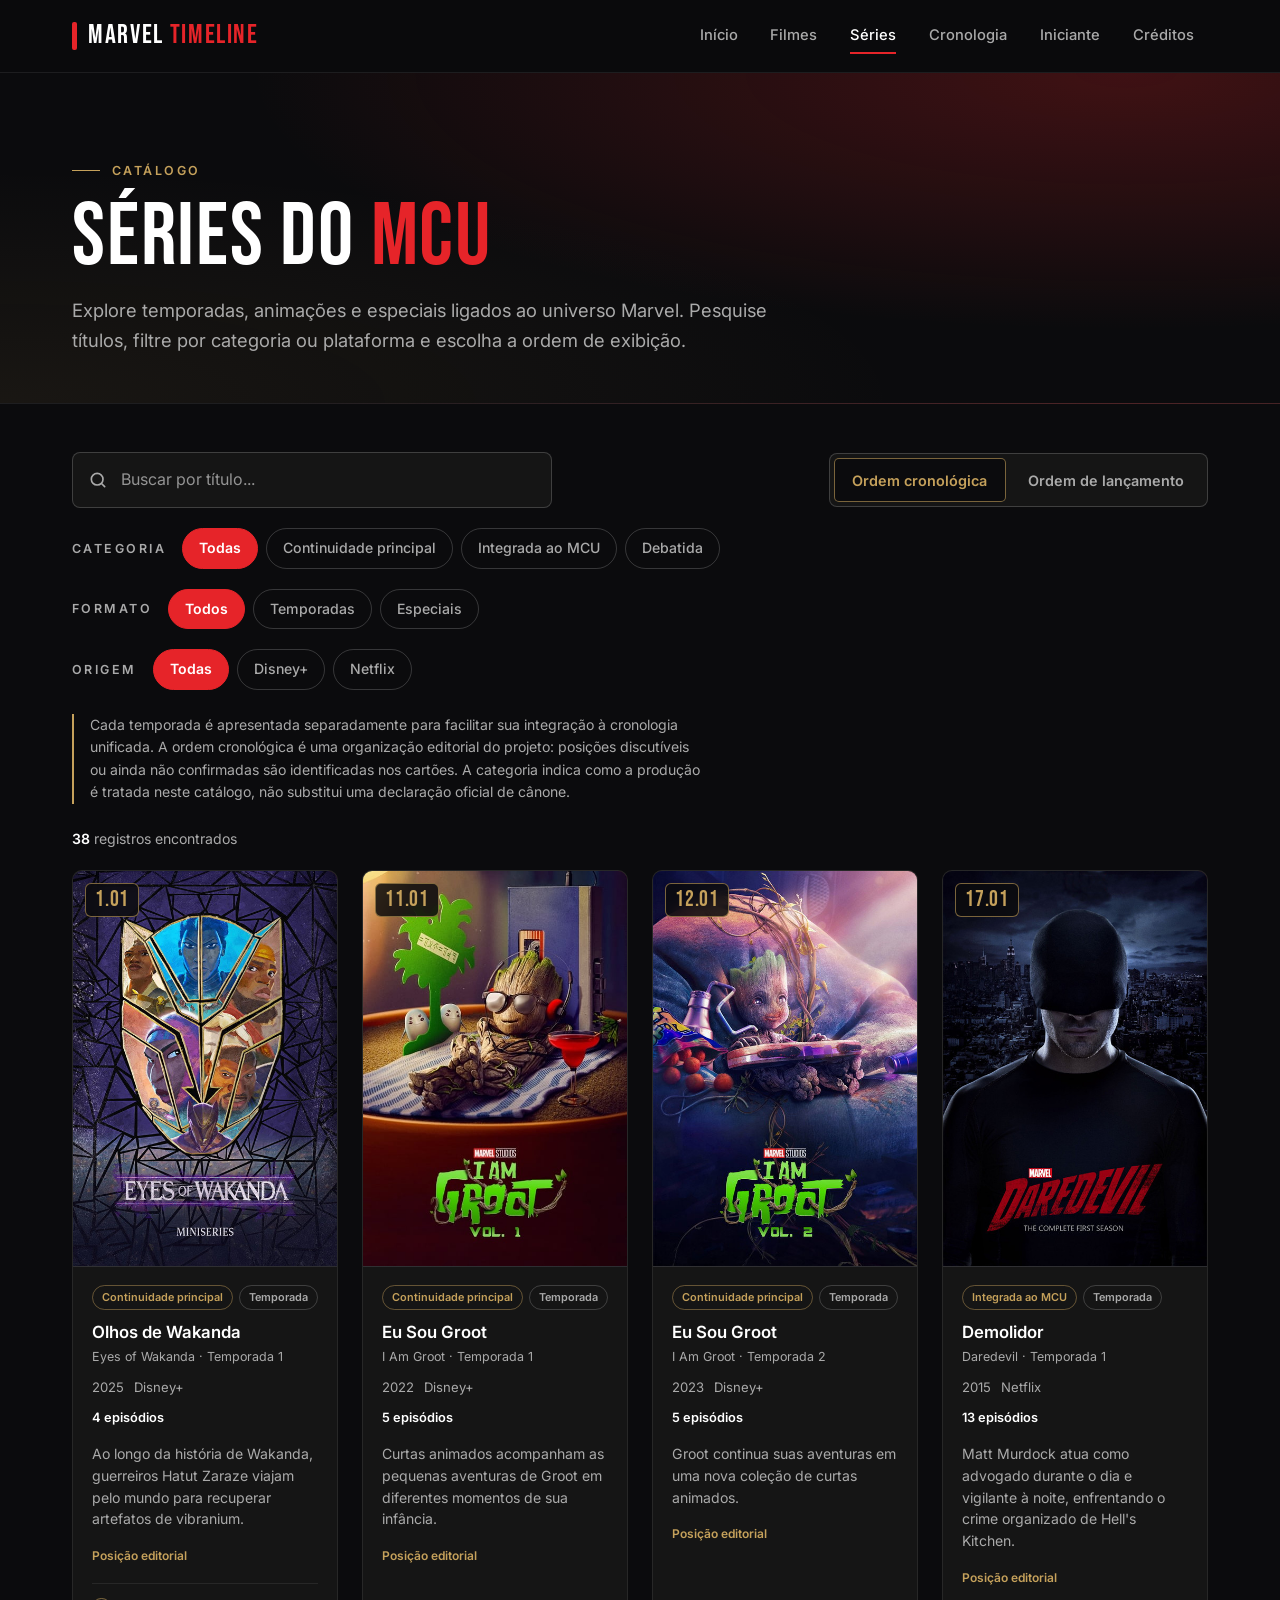
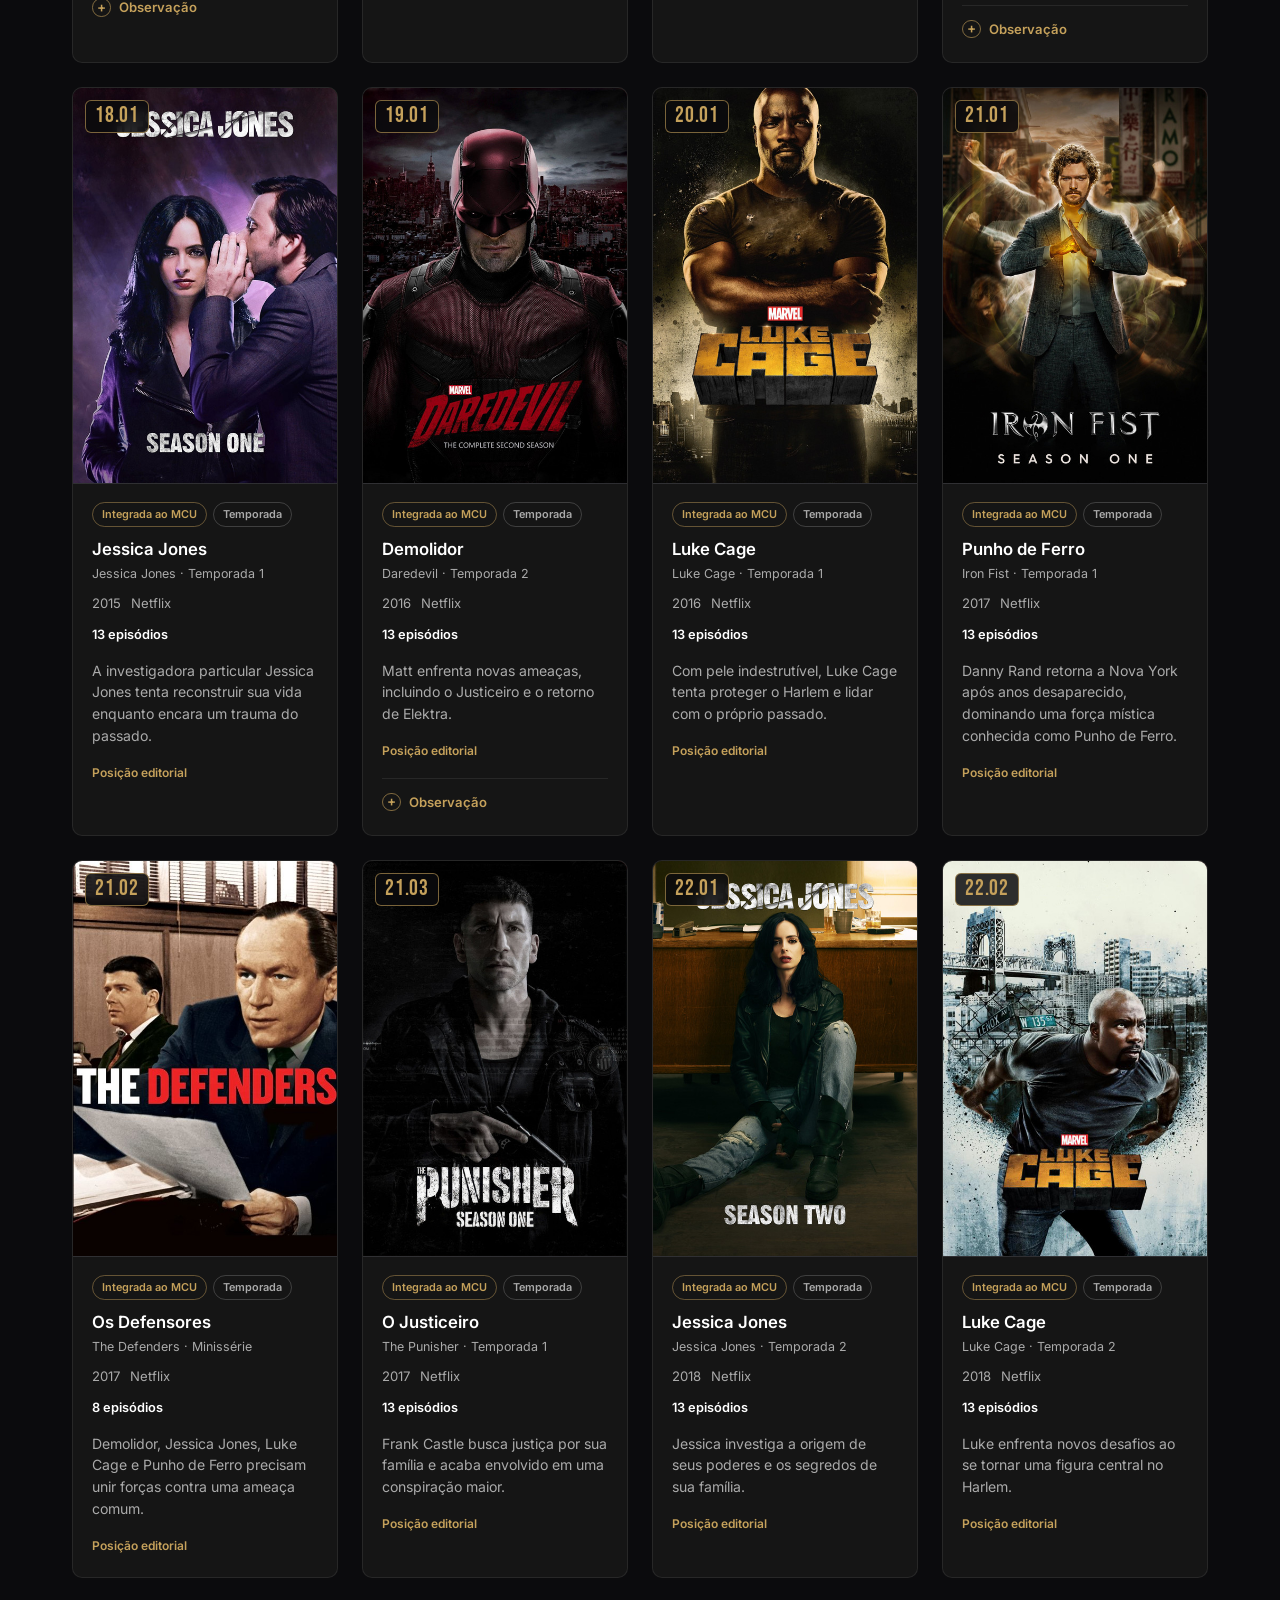
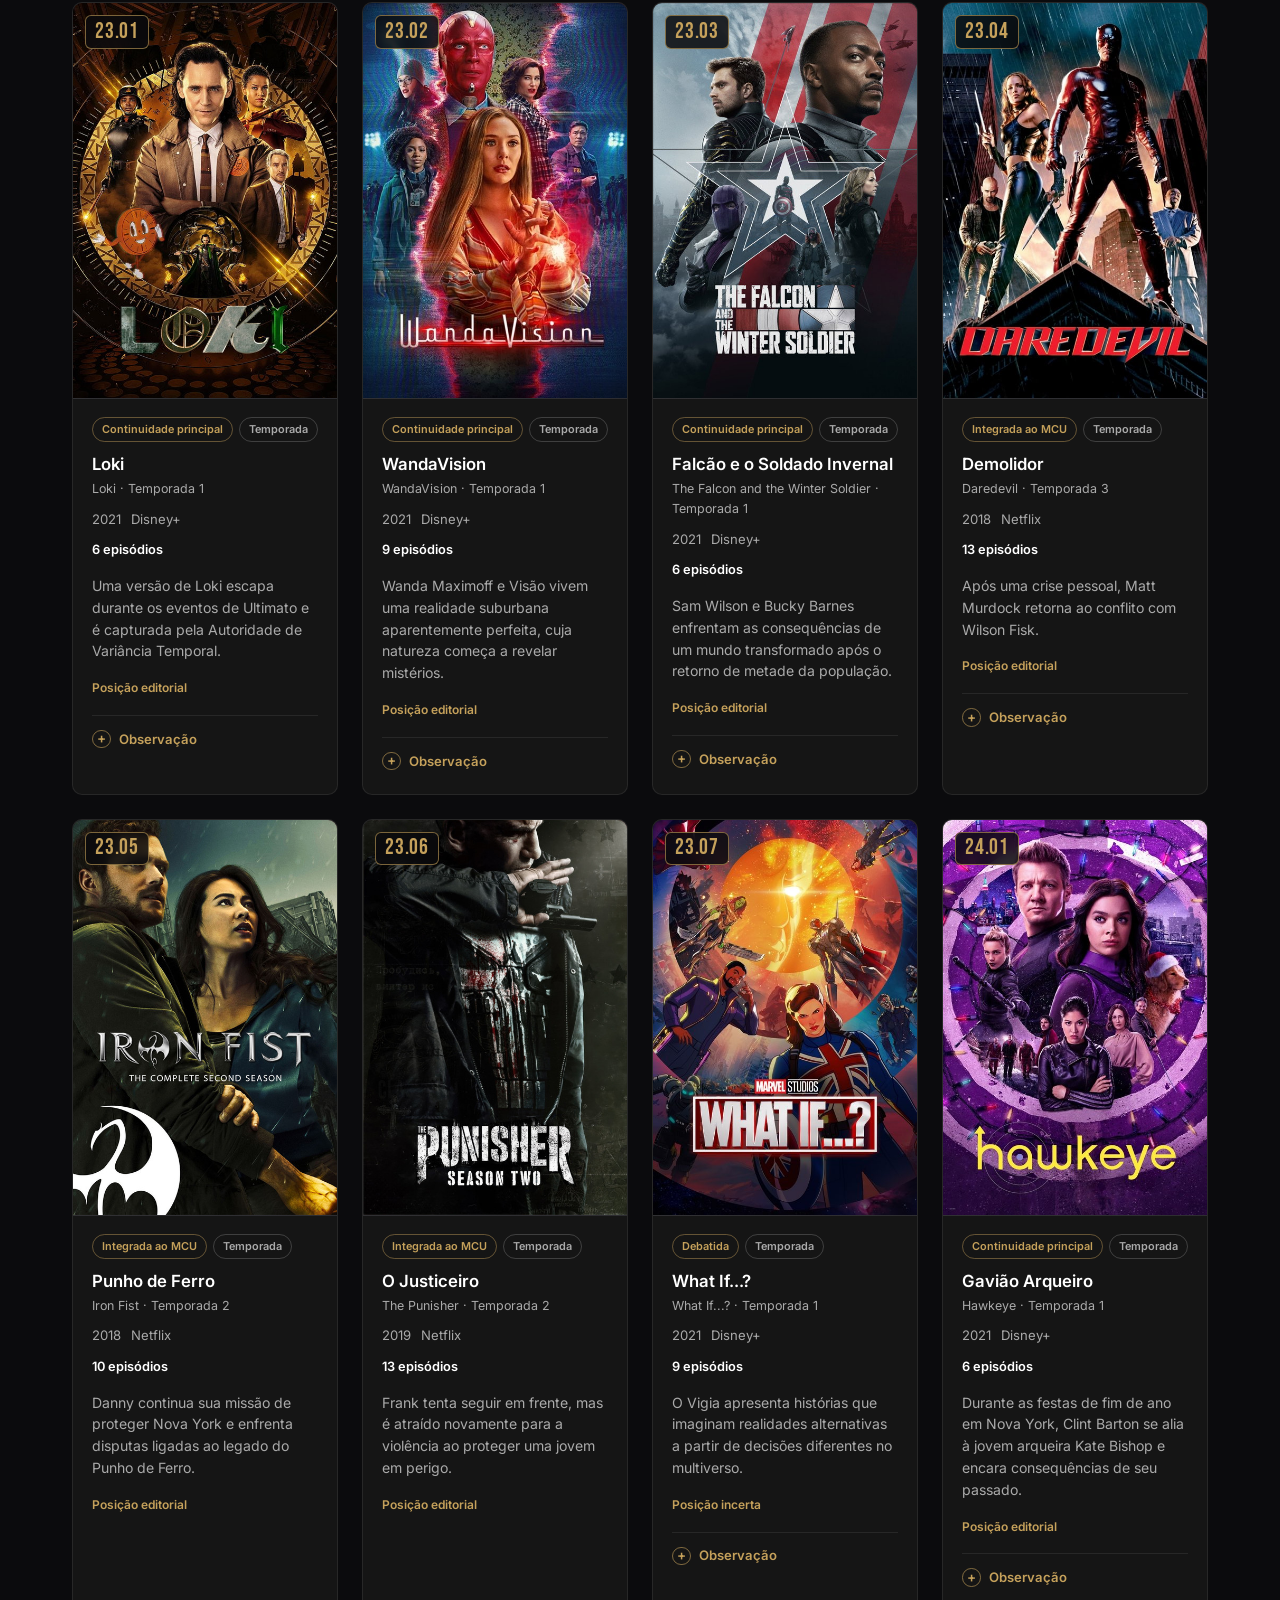
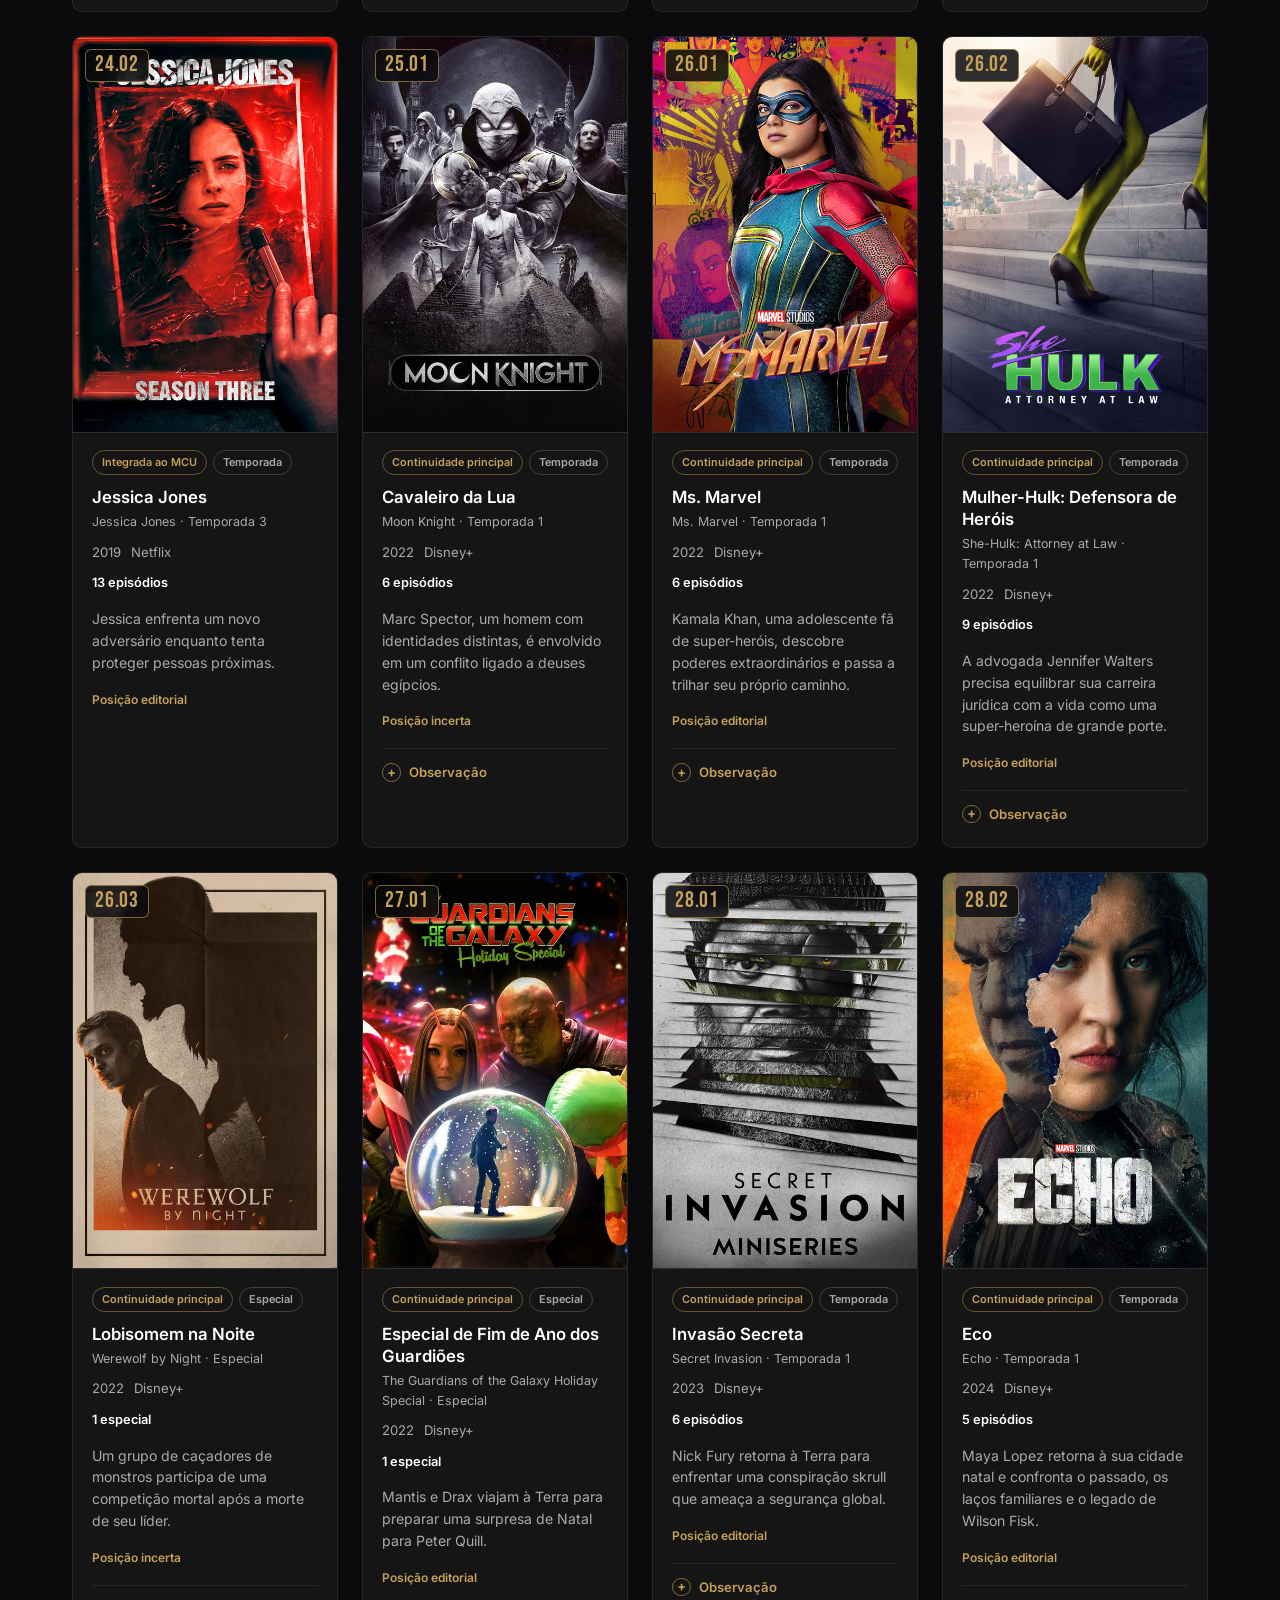
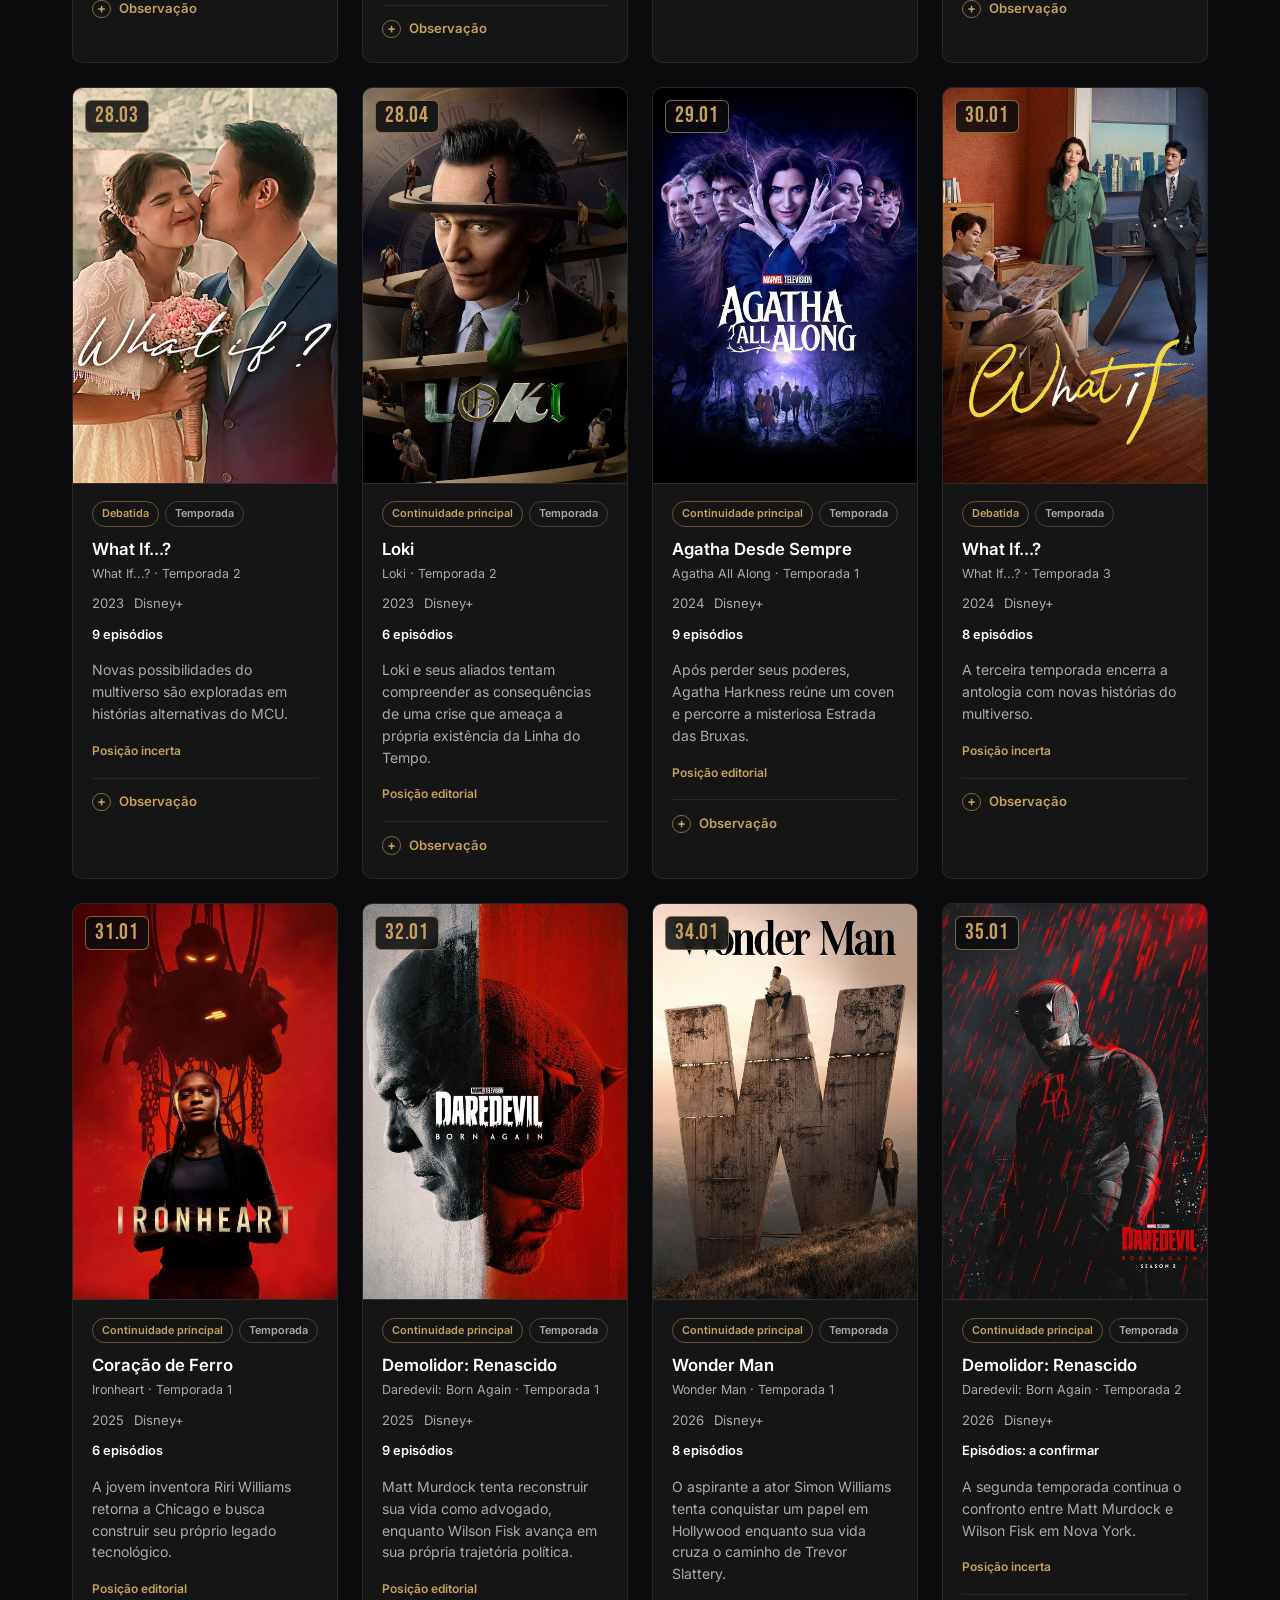
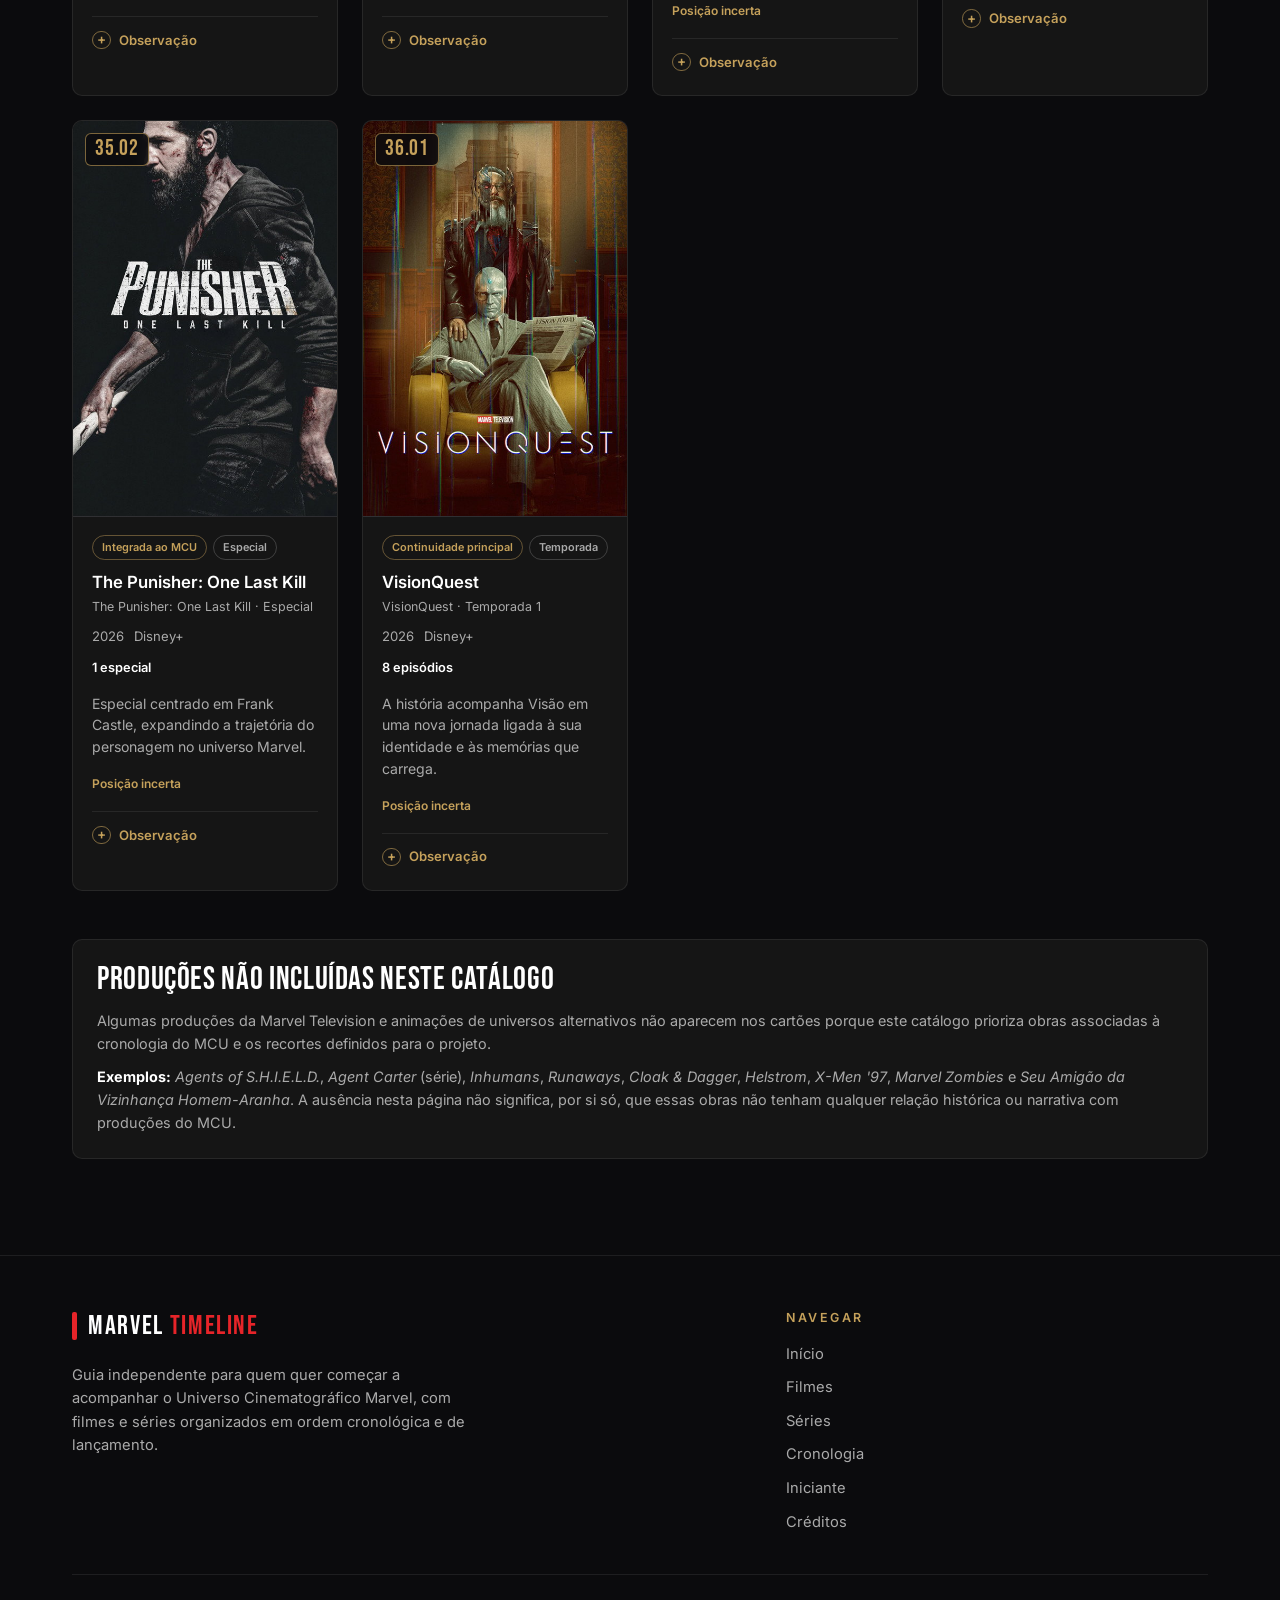
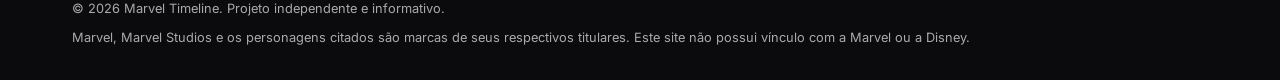
<file: series.html>
<!DOCTYPE html>
<html lang="pt-BR">
<head>
  <meta charset="UTF-8">
  <meta name="viewport" content="width=device-width, initial-scale=1.0">
  <title>Marvel Timeline | Séries e especiais</title>
  <meta name="description" content="Catálogo de séries, temporadas e especiais relacionados ao Universo Cinematográfico Marvel.">
  <link rel="preconnect" href="https://fonts.googleapis.com">
  <link rel="preconnect" href="https://fonts.gstatic.com" crossorigin>
  <link href="https://fonts.googleapis.com/css2?family=Bebas+Neue&family=Inter:wght@400;500;600;700&display=swap" rel="stylesheet">
  <link rel="stylesheet" href="css/style.css">
</head>
<body>
  <a class="skip-link" href="#conteudo">Pular para o conteúdo</a>
  <div id="site-header"></div>
  <main id="conteudo">
    <section class="pagina-topo" aria-labelledby="pagina-titulo">
      <div class="container">
        <p class="eyebrow">Catálogo</p>
        <h1 id="pagina-titulo" class="pagina-topo__titulo">Séries do <span class="destaque">MCU</span></h1>
        <p class="pagina-topo__texto">Explore temporadas, animações e especiais ligados ao universo Marvel. Pesquise títulos, filtre por categoria ou plataforma e escolha a ordem de exibição.</p>
      </div>
    </section>

    <section class="secao secao--catalogo" aria-label="Catálogo de séries e especiais">
      <div class="container">
        <div class="filtros">
          <div class="filtros__linha">
            <div class="busca">
              <label class="sr-only" for="busca-serie">Buscar por título</label>
              <svg class="busca__icone" viewBox="0 0 24 24" aria-hidden="true"><circle cx="11" cy="11" r="7"></circle><path d="m20 20-3.5-3.5"></path></svg>
              <input class="busca__campo" id="busca-serie" type="search" placeholder="Buscar por título..." autocomplete="off">
            </div>
            <div class="ordem" role="group" aria-label="Ordem de exibição">
              <button type="button" class="ordem__botao" data-ordem="cronologica" aria-pressed="true">Ordem cronológica</button>
              <button type="button" class="ordem__botao" data-ordem="lancamento" aria-pressed="false">Ordem de lançamento</button>
            </div>
          </div>
          <div class="filtros__grupo">
            <span class="filtros__rotulo" id="rotulo-categorias">Categoria</span>
            <div class="chips" id="filtro-categorias" role="group" aria-labelledby="rotulo-categorias"></div>
          </div>
          <div class="filtros__grupo">
            <span class="filtros__rotulo" id="rotulo-formatos">Formato</span>
            <div class="chips" id="filtro-formatos" role="group" aria-labelledby="rotulo-formatos"></div>
          </div>
          <div class="filtros__grupo">
            <span class="filtros__rotulo" id="rotulo-plataformas">Origem</span>
            <div class="chips" id="filtro-plataformas" role="group" aria-labelledby="rotulo-plataformas"></div>
          </div>
        </div>

        <p class="nota">Cada temporada é apresentada separadamente para facilitar sua integração à cronologia unificada. A ordem cronológica é uma organização editorial do projeto: posições discutíveis ou ainda não confirmadas são identificadas nos cartões. A categoria indica como a produção é tratada neste catálogo, não substitui uma declaração oficial de cânone.</p>
        <p class="resultado" id="contagem-series" role="status" aria-live="polite"></p>
        <ul class="catalogo" id="catalogo-series"></ul>
        <div class="vazio" id="vazio-series" hidden>
          <h2 class="vazio__titulo">Nenhum título encontrado</h2>
          <p class="vazio__texto">Não encontramos produções com essa busca e esses filtros. Tente alterar os critérios.</p>
          <button type="button" class="btn btn--secundario" id="limpar-filtros-series">Limpar filtros</button>
        </div>
        <section class="series-exclusoes" aria-labelledby="exclusoes-titulo">
          <h2 id="exclusoes-titulo">Produções não incluídas neste catálogo</h2>
          <p>Algumas produções da Marvel Television e animações de universos alternativos não aparecem nos cartões porque este catálogo prioriza obras associadas à cronologia do MCU e os recortes definidos para o projeto.</p>
          <p><strong>Exemplos:</strong> <em>Agents of S.H.I.E.L.D.</em>, <em>Agent Carter</em> (série), <em>Inhumans</em>, <em>Runaways</em>, <em>Cloak &amp; Dagger</em>, <em>Helstrom</em>, <em>X-Men '97</em>, <em>Marvel Zombies</em> e <em>Seu Amigão da Vizinhança Homem-Aranha</em>. A ausência nesta página não significa, por si só, que essas obras não tenham qualquer relação histórica ou narrativa com produções do MCU.</p>
        </section>
        <noscript><p class="nota">Ative o JavaScript no navegador para visualizar o catálogo.</p></noscript>
      </div>
    </section>
  </main>
  <div id="site-footer"></div>
  <script src="js/main.js" defer></script>
  <script src="js/series.js" defer></script>
</body>
</html>
</file>
<file: css/style.css>
/* ==========================================================
   MARVEL TIMELINE - style.css
   Identidade visual e estilos compartilhados
   Seções:
   1. Variáveis      6. Botões        11. Linha do tempo (prévia)
   2. Base           7. Hero          12. Modos de assistir
   3. Utilitários    8. Seções        13. Rodapé
   4. Cabeçalho      9. Cartões       14. Responsividade
   5. Menu          10. Pôster        15. Acessibilidade
   16. Topo de página interna   17. Filtros do catálogo
   18. Cartões de filme         19. Estado vazio e responsividade do catálogo
   ========================================================== */

/* 1. VARIÁVEIS ------------------------------------------- */
:root {
  --fundo: #0B0B0D;
  --grafite: #151515;
  --vermelho: #E62429;
  --dourado: #C5A15B;
  --branco: #FFFFFF;
  --cinza: #AAAAAA;

  --borda: rgba(255, 255, 255, 0.08);
  --borda-forte: rgba(255, 255, 255, 0.18);

  --fonte-titulo: "Bebas Neue", "Oswald", Impact, "Arial Narrow", sans-serif;
  --fonte-texto: "Inter", system-ui, -apple-system, "Segoe UI", Roboto, sans-serif;

  --container: 1200px;
  --gutter: clamp(1rem, 4vw, 2rem);
  --raio: 10px;
  --altura-header: 72px;
  --transicao: 0.25s ease;
}

/* 2. BASE ------------------------------------------------- */
*,
*::before,
*::after { box-sizing: border-box; }

html {
  scroll-behavior: smooth;
  scroll-padding-top: var(--altura-header);
}

body {
  margin: 0;
  background: var(--fundo);
  color: var(--branco);
  font-family: var(--fonte-texto);
  font-size: 1rem;
  line-height: 1.6;
  -webkit-font-smoothing: antialiased;
}

h1, h2, h3, p, ul, ol { margin: 0; }
ul, ol { padding: 0; list-style: none; }
a { color: inherit; text-decoration: none; }
img { display: block; max-width: 100%; }

h1, h2, h3 {
  font-family: var(--fonte-titulo);
  font-weight: 400;
  letter-spacing: 0.02em;
  line-height: 1;
}

/* 3. UTILITÁRIOS ----------------------------------------- */
.container {
  width: 100%;
  max-width: var(--container);
  margin-inline: auto;
  padding-inline: var(--gutter);
}

.eyebrow {
  display: inline-flex;
  align-items: center;
  gap: 0.75rem;
  color: var(--dourado);
  font-size: 0.78rem;
  font-weight: 600;
  letter-spacing: 0.2em;
  text-transform: uppercase;
}
.eyebrow::before {
  content: "";
  width: 28px;
  height: 1px;
  background: var(--dourado);
}

.skip-link {
  position: absolute;
  left: -9999px;
  top: 0.5rem;
  z-index: 200;
  padding: 0.7rem 1rem;
  background: var(--vermelho);
  color: var(--branco);
  border-radius: 6px;
  font-weight: 600;
}
.skip-link:focus { left: 0.5rem; }

.pagina-vazia { padding-block: 4rem; min-height: 50vh; }
.pagina-vazia h1 { font-size: clamp(2.5rem, 7vw, 4rem); margin-bottom: 1rem; }
.pagina-vazia p { color: var(--cinza); }

/* 4. CABEÇALHO ------------------------------------------- */
#site-header {
  position: sticky;
  top: 0;
  z-index: 100;
}

.site-header {
  background: rgba(11, 11, 13, 0.88);
  -webkit-backdrop-filter: blur(12px);
  backdrop-filter: blur(12px);
  border-bottom: 1px solid var(--borda);
}

.site-header__interno {
  display: flex;
  align-items: center;
  justify-content: space-between;
  min-height: var(--altura-header);
}

.logo {
  display: inline-flex;
  align-items: center;
  gap: 0.7rem;
}
.logo__marca {
  width: 5px;
  height: 28px;
  background: var(--vermelho);
  border-radius: 2px;
}
.logo__texto {
  font-family: var(--fonte-titulo);
  font-size: 1.7rem;
  letter-spacing: 0.06em;
  line-height: 1;
  text-transform: uppercase;
}
.logo__texto strong { color: var(--vermelho); font-weight: 400; }

/* 5. MENU ------------------------------------------------- */
.menu ul { display: flex; gap: 0.25rem; }

.menu a {
  position: relative;
  display: block;
  padding: 0.6rem 0.9rem;
  color: var(--cinza);
  font-size: 0.92rem;
  font-weight: 500;
  transition: color var(--transicao);
}
.menu a::after {
  content: "";
  position: absolute;
  left: 0.9rem;
  right: 0.9rem;
  bottom: 0.2rem;
  height: 2px;
  background: var(--vermelho);
  transform: scaleX(0);
  transform-origin: left;
  transition: transform var(--transicao);
}
.menu a:hover,
.menu a[aria-current="page"] { color: var(--branco); }
.menu a:hover::after,
.menu a[aria-current="page"]::after { transform: scaleX(1); }

.menu-toggle {
  display: none;
  flex-direction: column;
  align-items: center;
  justify-content: center;
  gap: 5px;
  width: 44px;
  height: 44px;
  padding: 0;
  background: transparent;
  border: 1px solid var(--borda-forte);
  border-radius: 8px;
  cursor: pointer;
}
.menu-toggle span {
  display: block;
  width: 20px;
  height: 2px;
  background: var(--branco);
  transition: transform var(--transicao), opacity var(--transicao);
}
.menu-toggle[aria-expanded="true"] span:nth-child(1) { transform: translateY(7px) rotate(45deg); }
.menu-toggle[aria-expanded="true"] span:nth-child(2) { opacity: 0; }
.menu-toggle[aria-expanded="true"] span:nth-child(3) { transform: translateY(-7px) rotate(-45deg); }

/* 6. BOTÕES ---------------------------------------------- */
.btn {
  display: inline-flex;
  align-items: center;
  justify-content: center;
  gap: 0.6rem;
  padding: 0.95rem 1.8rem;
  border: 1px solid transparent;
  border-radius: 6px;
  font-size: 0.95rem;
  font-weight: 600;
  letter-spacing: 0.02em;
  cursor: pointer;
  transition: transform var(--transicao), filter var(--transicao),
              background var(--transicao), border-color var(--transicao);
}
.btn:hover { transform: translateY(-2px); }

.btn--primario {
  background: var(--vermelho);
  color: var(--branco);
  box-shadow: 0 10px 28px -10px rgba(230, 36, 41, 0.7);
}
.btn--primario:hover { filter: brightness(1.12); }

.btn--secundario {
  background: rgba(255, 255, 255, 0.04);
  border-color: var(--borda-forte);
  color: var(--branco);
}
.btn--secundario:hover {
  background: rgba(255, 255, 255, 0.1);
  border-color: var(--branco);
}

/* 7. HERO (BANNER PRINCIPAL) ----------------------------- */
.hero {
  position: relative;
  isolation: isolate;
  display: flex;
  align-items: center;
  min-height: clamp(540px, 84vh, 800px);
  padding-block: 5rem 7rem;
  overflow: hidden;
  background:
    radial-gradient(ellipse at 78% 18%, rgba(230, 36, 41, 0.30), transparent 55%),
    radial-gradient(ellipse at 8% 100%, rgba(197, 161, 91, 0.10), transparent 50%),
    var(--fundo);
}
.hero::after {
  content: "";
  position: absolute;
  inset: auto 0 0 0;
  height: 160px;
  background: linear-gradient(to top, var(--fundo), transparent);
  z-index: -1;
}

.hero__escala {
  position: absolute;
  left: 0;
  right: 0;
  bottom: 64px;
  height: 14px;
  z-index: -1;
  border-bottom: 1px solid rgba(197, 161, 91, 0.35);
  background: repeating-linear-gradient(90deg, rgba(197, 161, 91, 0.4) 0 1px, transparent 1px 48px);
  -webkit-mask-image: linear-gradient(90deg, transparent, #000 25%, #000 75%, transparent);
  mask-image: linear-gradient(90deg, transparent, #000 25%, #000 75%, transparent);
}

.hero__conteudo { max-width: 740px; }

.hero__titulo {
  margin: 1.25rem 0;
  font-size: clamp(3.4rem, 10vw, 7rem);
  line-height: 0.95;
  text-transform: uppercase;
}
.hero__titulo .destaque { color: var(--vermelho); }

.hero__texto {
  max-width: 560px;
  color: var(--cinza);
  font-size: clamp(1.02rem, 2vw, 1.22rem);
}

.hero__acoes {
  display: flex;
  flex-wrap: wrap;
  gap: 1rem;
  margin-top: 2.25rem;
}

.hero__destaques {
  display: flex;
  flex-wrap: wrap;
  gap: 0.75rem 2rem;
  margin-top: 2.5rem;
  color: var(--cinza);
  font-size: 0.86rem;
}
.hero__destaques li {
  padding-left: 0.75rem;
  border-left: 2px solid var(--dourado);
}

@keyframes subir {
  from { opacity: 0; transform: translateY(18px); }
  to   { opacity: 1; transform: none; }
}
.hero__conteudo > * { animation: subir 0.7s ease both; }
.hero__conteudo > :nth-child(2) { animation-delay: 0.08s; }
.hero__conteudo > :nth-child(3) { animation-delay: 0.16s; }
.hero__conteudo > :nth-child(4) { animation-delay: 0.24s; }
.hero__conteudo > :nth-child(5) { animation-delay: 0.32s; }

/* 8. SEÇÕES ---------------------------------------------- */
.secao { padding-block: clamp(3.5rem, 8vw, 6rem); }
.secao--alt {
  background: var(--grafite);
  border-block: 1px solid var(--borda);
}

.secao__cabecalho {
  display: flex;
  flex-wrap: wrap;
  align-items: flex-end;
  justify-content: space-between;
  gap: 1.5rem;
  margin-bottom: 2.25rem;
}
.secao__titulo {
  margin-top: 0.6rem;
  font-size: clamp(2.2rem, 5.5vw, 3.5rem);
  text-transform: uppercase;
}
.secao__descricao {
  max-width: 54ch;
  margin-top: 0.75rem;
  color: var(--cinza);
}

.link-secao {
  display: inline-flex;
  align-items: center;
  gap: 0.5rem;
  color: var(--vermelho);
  font-size: 0.95rem;
  font-weight: 600;
  transition: gap var(--transicao), color var(--transicao);
}
.link-secao:hover { gap: 0.9rem; color: var(--branco); }

/* 9. CARTÕES --------------------------------------------- */
.cards {
  display: grid;
  grid-template-columns: repeat(4, 1fr);
  gap: 1.5rem;
}

.card {
  overflow: hidden;
  background: var(--grafite);
  border: 1px solid var(--borda);
  border-radius: var(--raio);
  transition: transform var(--transicao), border-color var(--transicao), box-shadow var(--transicao);
}
.secao--alt .card { background: var(--fundo); }

.card:hover {
  transform: translateY(-6px);
  border-color: rgba(230, 36, 41, 0.55);
  box-shadow: 0 22px 40px -20px rgba(0, 0, 0, 0.95);
}

.card__link { display: block; height: 100%; }
.card__link:focus-visible { outline-offset: -3px; }

.card__corpo { padding: 1.1rem 1.2rem 1.4rem; }

.card__titulo {
  font-family: var(--fonte-texto);
  font-size: 1.05rem;
  font-weight: 600;
  letter-spacing: 0;
  line-height: 1.3;
}

.card__meta {
  display: flex;
  gap: 0.6rem;
  margin-top: 0.4rem;
  color: var(--cinza);
  font-size: 0.82rem;
}
.card__fase { color: var(--dourado); font-weight: 600; }
.card__fase::before { content: "•"; margin-right: 0.6rem; color: var(--cinza); font-weight: 400; }

.card__sinopse {
  display: -webkit-box;
  -webkit-line-clamp: 3;
  line-clamp: 3;
  -webkit-box-orient: vertical;
  overflow: hidden;
  margin-top: 0.7rem;
  color: var(--cinza);
  font-size: 0.88rem;
  line-height: 1.55;
}

.card--cta {
  background: transparent;
  border: 1px dashed var(--borda-forte);
}
.secao--alt .card--cta { background: transparent; }
.card--cta .card__link {
  display: flex;
  flex-direction: column;
  align-items: center;
  justify-content: center;
  gap: 1rem;
  padding: 2rem 1.25rem;
  text-align: center;
}
.cta__icone {
  display: grid;
  place-items: center;
  width: 52px;
  height: 52px;
  border: 1px solid var(--vermelho);
  border-radius: 50%;
  color: var(--vermelho);
  font-size: 1.4rem;
  transition: background var(--transicao), color var(--transicao);
}
.cta__texto { font-weight: 600; }
.card--cta:hover { border-color: var(--vermelho); }
.card--cta:hover .cta__icone { background: var(--vermelho); color: var(--branco); }

/* 10. PÔSTER (placeholder e imagem real) ----------------- */
.poster {
  position: relative;
  display: flex;
  flex-direction: column;
  justify-content: flex-end;
  aspect-ratio: 2 / 3;
  padding: 1.1rem;
  overflow: hidden;
  background: linear-gradient(165deg, #1e1e22 0%, #0F0F12 70%);
  border-bottom: 1px solid var(--borda);
}
.poster::before {
  content: "";
  position: absolute;
  inset: 0;
  background: radial-gradient(circle at 85% 8%, rgba(230, 36, 41, 0.28), transparent 55%);
}
.poster > * { position: relative; }

.poster__titulo {
  font-family: var(--fonte-titulo);
  font-size: clamp(1.5rem, 2.6vw, 2.1rem);
  line-height: 1;
  letter-spacing: 0.02em;
  text-transform: uppercase;
}
.poster__aviso {
  margin-top: 0.75rem;
  padding-top: 0.75rem;
  border-top: 1px solid rgba(197, 161, 91, 0.5);
  color: var(--dourado);
  font-size: 0.68rem;
  letter-spacing: 0.18em;
  text-transform: uppercase;
}

.poster img {
  position: absolute;
  inset: 0;
  width: 100%;
  height: 100%;
  object-fit: cover;
}

/* 11. LINHA DO TEMPO (PRÉVIA) ---------------------------- */
.linha {
  position: relative;
  display: grid;
  grid-template-columns: repeat(3, 1fr);
  gap: 1.5rem;
}
.linha::before {
  content: "";
  position: absolute;
  top: 7px;
  left: 0;
  right: 0;
  height: 2px;
  background: linear-gradient(90deg, var(--dourado), rgba(197, 161, 91, 0.15));
}

.linha__item { position: relative; padding-top: 2.4rem; }
.linha__item::before {
  content: "";
  position: absolute;
  top: 0;
  left: 0;
  width: 16px;
  height: 16px;
  background: var(--fundo);
  border: 2px solid var(--dourado);
  border-radius: 50%;
  transition: background var(--transicao);
}
.linha__item:hover::before { background: var(--dourado); }

.linha__bloco {
  height: 100%;
  padding: 1.3rem 1.4rem;
  background: var(--grafite);
  border: 1px solid var(--borda);
  border-radius: var(--raio);
  transition: border-color var(--transicao), transform var(--transicao);
}
.linha__item:hover .linha__bloco {
  border-color: rgba(197, 161, 91, 0.5);
  transform: translateY(-4px);
}

.linha__epoca {
  color: var(--dourado);
  font-size: 0.78rem;
  font-weight: 600;
  letter-spacing: 0.18em;
  text-transform: uppercase;
}
.linha__titulo {
  margin-top: 0.6rem;
  font-size: 1.9rem;
  text-transform: uppercase;
}
.linha__meta { margin-top: 0.6rem; color: var(--cinza); font-size: 0.88rem; }

.nota {
  max-width: 70ch;
  margin-top: 2rem;
  padding-left: 1rem;
  border-left: 2px solid var(--dourado);
  color: var(--cinza);
  font-size: 0.88rem;
}

/* 12. MODOS DE ASSISTIR ---------------------------------- */
.modos {
  display: grid;
  grid-template-columns: repeat(2, 1fr);
  gap: 1.5rem;
}
.modo {
  padding: clamp(1.5rem, 3vw, 2.25rem);
  background: var(--fundo);
  border: 1px solid var(--borda);
  border-top: 3px solid var(--vermelho);
  border-radius: var(--raio);
}
.modo__rotulo {
  color: var(--dourado);
  font-size: 0.78rem;
  font-weight: 600;
  letter-spacing: 0.18em;
  text-transform: uppercase;
}
.modo__titulo {
  margin: 0.6rem 0 1.25rem;
  font-size: clamp(1.9rem, 3.5vw, 2.4rem);
  text-transform: uppercase;
}
.modo__lista { display: grid; gap: 0.8rem; }
.modo__lista li {
  position: relative;
  padding-left: 1.5rem;
  color: var(--cinza);
  font-size: 0.95rem;
}
.modo__lista li::before {
  content: "";
  position: absolute;
  left: 0;
  top: 0.6em;
  width: 7px;
  height: 7px;
  background: var(--dourado);
  transform: rotate(45deg);
}
.modos__acao { display: flex; justify-content: center; margin-top: 2.5rem; }

/* 13. RODAPÉ --------------------------------------------- */
.site-footer {
  padding-block: 3.5rem 2rem;
  background: var(--fundo);
  border-top: 1px solid var(--borda);
}
.site-footer__topo {
  display: grid;
  grid-template-columns: 1.6fr 1fr;
  gap: 2.5rem;
  padding-bottom: 2.5rem;
  border-bottom: 1px solid var(--borda);
}
.site-footer__marca p {
  max-width: 46ch;
  margin-top: 1rem;
  color: var(--cinza);
  font-size: 0.92rem;
}
.site-footer__titulo {
  margin-bottom: 1rem;
  font-family: var(--fonte-texto);
  color: var(--dourado);
  font-size: 0.78rem;
  font-weight: 600;
  letter-spacing: 0.2em;
  text-transform: uppercase;
}
.site-footer nav ul { display: grid; gap: 0.5rem; }
.site-footer nav a {
  color: var(--cinza);
  font-size: 0.92rem;
  transition: color var(--transicao);
}
.site-footer nav a:hover { color: var(--branco); }

.site-footer__base {
  display: flex;
  flex-direction: column;
  gap: 0.5rem;
  padding-top: 1.5rem;
  color: var(--cinza);
  font-size: 0.8rem;
}

/* 14. RESPONSIVIDADE ------------------------------------- */
@media (max-width: 900px) {
  .cards { grid-template-columns: repeat(2, 1fr); gap: 1rem; }
}

@media (max-width: 860px) {
  .menu-toggle { display: flex; }

  .menu {
    position: absolute;
    top: 100%;
    left: 0;
    right: 0;
    background: var(--grafite);
    border-bottom: 1px solid var(--borda);
    opacity: 0;
    visibility: hidden;
    transform: translateY(-8px);
    transition: opacity var(--transicao), transform var(--transicao), visibility var(--transicao);
  }
  .menu.is-open { opacity: 1; visibility: visible; transform: none; }

  .menu ul {
    flex-direction: column;
    gap: 0;
    max-width: var(--container);
    margin-inline: auto;
    padding: 0.5rem var(--gutter) 1rem;
  }
  .menu a { padding: 0.95rem 0; border-bottom: 1px solid var(--borda); font-size: 1rem; }
  .menu a::after { display: none; }
  .menu a[aria-current="page"] { color: var(--vermelho); }
}

@media (max-width: 760px) {
  .modos { grid-template-columns: 1fr; }
  .site-footer__topo { grid-template-columns: 1fr; gap: 2rem; }
}

@media (max-width: 700px) {
  .linha { grid-template-columns: 1fr; gap: 1.25rem; }
  .linha::before {
    top: 0;
    bottom: 0;
    left: 7px;
    right: auto;
    width: 2px;
    height: auto;
    background: linear-gradient(180deg, var(--dourado), rgba(197, 161, 91, 0.15));
  }
  .linha__item { padding-top: 0; padding-left: 2.6rem; }
  .linha__item::before { top: 1.4rem; }
}

@media (max-width: 560px) {
  .hero { padding-block: 3.5rem 6rem; }
  .hero__acoes .btn { width: 100%; }
  .card__corpo { padding: 0.85rem 0.85rem 1.1rem; }
  .card__titulo { font-size: 0.95rem; }
  .card__sinopse { -webkit-line-clamp: 4; line-clamp: 4; font-size: 0.82rem; }
  .poster { padding: 0.85rem; }
}

/* 15. ACESSIBILIDADE ------------------------------------- */
:focus-visible {
  outline: 2px solid var(--dourado);
  outline-offset: 3px;
}

@media (prefers-reduced-motion: reduce) {
  *, *::before, *::after {
    animation: none !important;
    transition: none !important;
    scroll-behavior: auto !important;
  }
}

/* ==========================================================
   ETAPA 3 - CATÁLOGO DE FILMES (seções novas)
   ========================================================== */

/* 16. TOPO DE PÁGINA INTERNA ----------------------------- */
/* Texto só para leitores de tela (não aparece visualmente) */
.sr-only {
  position: absolute;
  width: 1px;
  height: 1px;
  padding: 0;
  margin: -1px;
  overflow: hidden;
  clip: rect(0, 0, 0, 0);
  white-space: nowrap;
  border: 0;
}

.pagina-topo {
  position: relative;
  overflow: hidden;
  padding-block: clamp(3rem, 7vw, 5rem) clamp(2rem, 4vw, 3rem);
  background:
    radial-gradient(ellipse at 88% 0%, rgba(230, 36, 41, 0.24), transparent 55%),
    radial-gradient(ellipse at 0% 100%, rgba(197, 161, 91, 0.08), transparent 50%),
    var(--fundo);
  border-bottom: 1px solid var(--borda);
}
.pagina-topo .container > * { animation: subir 0.6s ease both; }
.pagina-topo .container > :nth-child(2) { animation-delay: 0.06s; }
.pagina-topo .container > :nth-child(3) { animation-delay: 0.12s; }

.pagina-topo__titulo {
  margin: 1rem 0;
  font-size: clamp(3rem, 9vw, 5.5rem);
  line-height: 0.95;
  text-transform: uppercase;
}
.pagina-topo__titulo .destaque { color: var(--vermelho); }
.pagina-topo__texto {
  max-width: 58ch;
  color: var(--cinza);
  font-size: clamp(1rem, 2vw, 1.15rem);
}

/* 17. FILTROS DO CATÁLOGO -------------------------------- */
.secao--catalogo { padding-block: clamp(2rem, 4vw, 3rem) clamp(3.5rem, 8vw, 6rem); }

.filtros { display: grid; gap: 1.25rem; margin-bottom: 1.5rem; }

.filtros__linha {
  display: flex;
  flex-wrap: wrap;
  align-items: center;
  justify-content: space-between;
  gap: 1rem;
}

/* Campo de busca */
.busca { position: relative; flex: 1 1 320px; max-width: 480px; }
.busca__icone {
  position: absolute;
  top: 50%;
  left: 1rem;
  width: 20px;
  height: 20px;
  transform: translateY(-50%);
  fill: none;
  stroke: var(--cinza);
  stroke-width: 2;
  stroke-linecap: round;
  pointer-events: none;
}
.busca__campo {
  width: 100%;
  padding: 0.9rem 1rem 0.9rem 3rem;
  background: var(--grafite);
  border: 1px solid var(--borda-forte);
  border-radius: 8px;
  color: var(--branco);
  font: inherit;
  font-size: 1rem;
  transition: border-color var(--transicao), box-shadow var(--transicao);
}
.busca__campo::placeholder { color: var(--cinza); opacity: 0.85; }
.busca__campo:hover { border-color: rgba(255, 255, 255, 0.32); }
.busca__campo:focus {
  outline: none;
  border-color: var(--vermelho);
  box-shadow: 0 0 0 3px rgba(230, 36, 41, 0.28);
}

/* Alternância cronológica / lançamento */
.ordem {
  display: inline-flex;
  gap: 4px;
  padding: 4px;
  background: var(--grafite);
  border: 1px solid var(--borda-forte);
  border-radius: 8px;
}
.ordem__botao {
  padding: 0.6rem 1.1rem;
  background: transparent;
  border: 1px solid transparent;
  border-radius: 5px;
  color: var(--cinza);
  font: inherit;
  font-size: 0.9rem;
  font-weight: 600;
  cursor: pointer;
  transition: color var(--transicao), background var(--transicao), border-color var(--transicao);
}
.ordem__botao:hover { color: var(--branco); }
.ordem__botao[aria-pressed="true"] {
  background: var(--fundo);
  border-color: rgba(197, 161, 91, 0.6);
  color: var(--dourado);
}

/* Botões de fase */
.filtros__fases { display: flex; flex-wrap: wrap; align-items: center; gap: 0.75rem 1rem; }
.filtros__rotulo {
  color: var(--cinza);
  font-size: 0.78rem;
  font-weight: 600;
  letter-spacing: 0.2em;
  text-transform: uppercase;
}
.chips { display: flex; flex-wrap: wrap; gap: 0.5rem; }
.chip {
  padding: 0.5rem 1rem;
  background: transparent;
  border: 1px solid var(--borda-forte);
  border-radius: 999px;
  color: var(--cinza);
  font: inherit;
  font-size: 0.88rem;
  font-weight: 500;
  cursor: pointer;
  transition: color var(--transicao), background var(--transicao), border-color var(--transicao);
}
.chip:hover { color: var(--branco); border-color: var(--branco); }
.chip[aria-pressed="true"] {
  background: var(--vermelho);
  border-color: var(--vermelho);
  color: var(--branco);
  font-weight: 600;
}

.secao--catalogo .nota { margin-top: 0; margin-bottom: 1.5rem; }

.resultado { margin-bottom: 1.25rem; color: var(--cinza); font-size: 0.88rem; }
.resultado strong { color: var(--branco); font-weight: 600; }

/* 18. CARTÕES DE FILME ----------------------------------- */
.catalogo {
  display: grid;
  grid-template-columns: repeat(auto-fill, minmax(220px, 1fr));
  gap: 1.5rem;
}
.catalogo[hidden] { display: none; }
.catalogo > li { display: flex; }

.card--filme {
  position: relative;
  display: flex;
  flex-direction: column;
  width: 100%;
}
.card--filme .card__corpo { display: flex; flex: 1; flex-direction: column; }
/* No catálogo a sinopse aparece inteira (sem cortar em 3 linhas) */
.card--filme .card__sinopse { display: block; overflow: visible; }

/* Número da posição, sobre o pôster */
.card__numero {
  position: absolute;
  top: 0.75rem;
  left: 0.75rem;
  z-index: 2;
  min-width: 2.4rem;
  padding: 0.2rem 0.55rem;
  text-align: center;
  background: rgba(11, 11, 13, 0.85);
  border: 1px solid rgba(197, 161, 91, 0.6);
  border-radius: 6px;
  color: var(--dourado);
  font-family: var(--fonte-titulo);
  font-size: 1.35rem;
  line-height: 1.15;
  letter-spacing: 0.04em;
  -webkit-backdrop-filter: blur(6px);
  backdrop-filter: blur(6px);
}

/* Observação (abre e fecha sem JavaScript) */
.card__obs {
  margin-top: 0.9rem;
  padding-top: 0.8rem;
  border-top: 1px solid var(--borda);
  color: var(--cinza);
  font-size: 0.82rem;
}
.card__obs summary {
  display: flex;
  align-items: center;
  gap: 0.5rem;
  color: var(--dourado);
  font-weight: 600;
  cursor: pointer;
  list-style: none;
}
.card__obs summary::-webkit-details-marker { display: none; }
.card__obs summary::before {
  content: "+";
  display: grid;
  place-items: center;
  width: 1.15rem;
  height: 1.15rem;
  border: 1px solid rgba(197, 161, 91, 0.6);
  border-radius: 50%;
  font-size: 0.85rem;
  line-height: 1;
}
.card__obs[open] summary::before { content: "–"; }
.card__obs p { margin-top: 0.6rem; line-height: 1.55; }

/* Posição nas duas ordens (a ordem ativa fica em destaque) */
.card__posicao {
  display: flex;
  flex-wrap: wrap;
  gap: 0.25rem 1rem;
  margin-top: auto;
  padding-top: 1rem;
  color: var(--cinza);
  font-size: 0.8rem;
}
.card__posicao strong { font-weight: 600; }
.card__posicao .is-ativa { color: var(--branco); }
.card__posicao .is-ativa strong { color: var(--dourado); }

/* 19. ESTADO VAZIO E RESPONSIVIDADE DO CATÁLOGO ---------- */
.vazio {
  display: flex;
  flex-direction: column;
  align-items: center;
  gap: 0.9rem;
  padding: clamp(2.5rem, 6vw, 4rem) 1.5rem;
  text-align: center;
  background: var(--grafite);
  border: 1px dashed var(--borda-forte);
  border-radius: var(--raio);
}
.vazio[hidden] { display: none; }
.vazio__titulo { font-size: clamp(1.8rem, 4vw, 2.4rem); text-transform: uppercase; }
.vazio__texto { max-width: 46ch; color: var(--cinza); }
.vazio .btn { margin-top: 0.5rem; }

@media (max-width: 700px) {
  .ordem { width: 100%; }
  .ordem__botao { flex: 1; padding-inline: 0.5rem; }
  .busca { max-width: none; flex-basis: 100%; }
}

/* Celular: cartão horizontal (pôster pequeno ao lado do texto) */
@media (max-width: 520px) {
  .catalogo { grid-template-columns: 1fr; gap: 1rem; }

  .card--filme { flex-direction: row; align-items: flex-start; }
  .card--filme .poster {
    flex: 0 0 34%;
    max-width: 140px;
    /* o espaço no topo reserva lugar para o selo do número */
    padding: 3rem 0.7rem 0.7rem;
    border-bottom: 0;
    border-right: 1px solid var(--borda);
    border-bottom-right-radius: var(--raio);
  }
  .card--filme .poster__titulo { font-size: 1.05rem; }
  .card--filme .poster__aviso { margin-top: 0.5rem; padding-top: 0.5rem; font-size: 0.55rem; letter-spacing: 0.12em; }
  .card--filme .card__corpo { align-self: stretch; padding: 1rem 1rem 1.1rem; }
  .card--filme .card__titulo { font-size: 1.05rem; }
  .card--filme .card__sinopse { font-size: 0.88rem; }
  .card__numero { top: 0.5rem; left: 0.5rem; font-size: 1.15rem; }
}

/* ==========================================================
   ETAPA 4 - CATÁLOGO DE SÉRIES E ESPECIAIS
   ========================================================== */
.filtros__grupo { display: flex; flex-wrap: wrap; align-items: center; gap: 0.75rem 1rem; }
.card--serie { min-height: 100%; }
.card--serie .card__corpo { gap: 0.2rem; }
.poster--serie { min-height: 270px; }
.poster--serie .poster__titulo { max-width: 13ch; }
.serie__selos { display: flex; flex-wrap: wrap; gap: 0.4rem; margin-bottom: 0.55rem; }
.serie__selo { display: inline-flex; align-items: center; padding: 0.25rem 0.55rem; border: 1px solid rgba(197, 161, 91, 0.45); border-radius: 999px; color: var(--dourado); font-size: 0.68rem; font-weight: 600; line-height: 1.4; }
.serie__selo--formato { border-color: var(--borda-forte); color: var(--cinza); }
.serie__original { color: var(--cinza); font-size: 0.78rem; }
.serie__episodios { margin-top: 0.45rem; color: var(--branco); font-size: 0.8rem; font-weight: 600; }
.serie__confianca { margin-top: 0.8rem; color: var(--dourado); font-size: 0.75rem; font-weight: 600; }
.series-exclusoes { margin-top: 3rem; padding: 1.5rem; background: var(--grafite); border: 1px solid var(--borda); border-radius: var(--raio); }
.series-exclusoes h2 { margin-bottom: 0.8rem; font-size: clamp(1.6rem, 4vw, 2rem); text-transform: uppercase; }
.series-exclusoes p { color: var(--cinza); font-size: 0.9rem; }
.series-exclusoes p + p { margin-top: 0.65rem; }
.series-exclusoes strong { color: var(--branco); }
@media (max-width: 520px) {
  .card--serie .poster { flex: 0 0 34%; max-width: 140px; }
  .card--serie .card__corpo { min-width: 0; }
  .card--serie .card__titulo { font-size: 1.02rem; }
  .serie__selo { font-size: 0.62rem; }
}

/* ==========================================================
   ETAPA 5 - CRONOLOGIA UNIFICADA
   ========================================================== */
.timeline-controles { display: grid; gap: 1.35rem; margin-bottom: 1.5rem; }
.timeline-controles .busca { max-width: 100%; }
.timeline-controles .ordenacao { display: flex; flex-wrap: wrap; align-items: center; gap: .65rem; }
.timeline-controles .ordenacao .filtros__rotulo { width: 100%; }
.timeline-controles .btn.is-active { border-color: var(--vermelho); background: rgba(220, 38, 38, .12); color: var(--texto); }
.timeline-nota { margin-block: 1rem 1.5rem; }
.timeline-lista { list-style: none; margin: 0; padding: .25rem 0 .25rem 1.4rem; position: relative; display: grid; gap: 1.1rem; }
.timeline-lista::before { content: ""; position: absolute; top: 0; bottom: 0; left: .42rem; width: 2px; background: linear-gradient(var(--vermelho), rgba(220,38,38,.12)); }
.timeline-lista[hidden] { display: none; }
.timeline-item { position: relative; min-width: 0; }
.timeline-item__marcador { position: absolute; left: -1.27rem; top: 1.25rem; width: .72rem; height: .72rem; border-radius: 50%; background: var(--vermelho); border: 3px solid var(--fundo, #111); box-shadow: 0 0 0 2px var(--vermelho); }
.timeline-item__cartao { display: grid; grid-template-columns: 104px minmax(0,1fr); gap: 1rem; padding: 1rem; border: 1px solid var(--borda, rgba(255,255,255,.12)); border-radius: 14px; background: var(--superficie, rgba(255,255,255,.035)); transition: border-color .2s ease, transform .2s ease; }
.timeline-item__cartao:hover { border-color: rgba(220,38,38,.55); transform: translateY(-2px); }
.timeline-item__poster { min-height: 142px; border-radius: 8px; overflow: hidden; position: relative; display: grid; place-items: center; background: linear-gradient(145deg, #292929, #111); color: #aaa; }
.timeline-item__poster img { width: 100%; height: 100%; position: absolute; inset: 0; object-fit: cover; }
.timeline-item__poster span { z-index: 1; padding: .3rem .45rem; border-radius: 4px; background: rgba(0,0,0,.72); font-size: .7rem; text-transform: uppercase; letter-spacing: .06em; }
.timeline-item__conteudo { min-width: 0; }
.timeline-item__topo { display: flex; align-items: center; flex-wrap: wrap; gap: .5rem; margin-bottom: .35rem; }
.timeline-item__posicao { color: var(--vermelho); font-weight: 800; font-variant-numeric: tabular-nums; }
.timeline-item__confianca { border-radius: 999px; padding: .22rem .55rem; font-size: .68rem; font-weight: 700; background: rgba(255,255,255,.08); color: var(--texto-secundario, #bbb); }
.timeline-item__confianca--oficial { color: #b9e7c5; background: rgba(46,160,90,.14); }
.timeline-item__confianca--editorial { color: #f4d38b; background: rgba(205,150,45,.13); }
.timeline-item__confianca--incerta { color: #f0aaaa; background: rgba(200,65,65,.13); }
.timeline-item__conteudo h3 { margin: 0; font-size: 1.15rem; line-height: 1.2; }
.timeline-item__original { margin: .2rem 0 0; color: var(--texto-secundario, #aaa); font-size: .82rem; font-style: italic; }
.timeline-item__detalhe { margin: .45rem 0; color: var(--texto-secundario, #aaa); font-size: .78rem; }
.timeline-item__sinopse { margin: .45rem 0 0; font-size: .9rem; line-height: 1.55; }
.timeline-item__observacao { margin: .65rem 0 0; padding-left: .7rem; border-left: 2px solid rgba(220,38,38,.55); color: var(--texto-secundario, #aaa); font-size: .8rem; line-height: 1.5; }
.timeline-item__alerta { display: inline-block; margin-top: .65rem; color: #f4d38b; font-size: .75rem; font-weight: 700; }
@media (max-width: 560px) {
  .timeline-lista { padding-left: 1.15rem; }
  .timeline-lista::before { left: .3rem; }
  .timeline-item__marcador { left: -1.08rem; }
  .timeline-item__cartao { grid-template-columns: 76px minmax(0,1fr); gap: .75rem; padding: .75rem; }
  .timeline-item__poster { min-height: 112px; }
  .timeline-item__conteudo h3 { font-size: 1rem; }
  .timeline-item__sinopse { font-size: .82rem; }
  .timeline-controles .ordenacao .btn { flex: 1 1 auto; }
}

/* ==========================================================
   ETAPA 6 - GUIA PARA INICIANTES
   ========================================================== */
.guia-intro__grid { display: grid; grid-template-columns: minmax(0, 1.5fr) minmax(260px, .8fr); gap: clamp(2rem, 5vw, 4.5rem); align-items: center; }
.guia-intro__grid > div > p:not(.eyebrow) { max-width: 68ch; margin-top: 1rem; color: var(--cinza); }
.guia-intro__grid .btn { margin-top: 1.5rem; }
.guia-destaque { padding: clamp(1.4rem, 3vw, 2rem); border: 1px solid rgba(197,161,91,.35); border-radius: var(--raio); background: linear-gradient(145deg, rgba(197,161,91,.12), rgba(21,21,21,.95) 65%); }
.guia-destaque__icone { display: inline-grid; place-items: center; width: 2.5rem; height: 2.5rem; border-radius: 50%; background: rgba(197,161,91,.15); color: var(--dourado); font-size: 1.35rem; }
.guia-destaque__rotulo { margin-top: 1rem; color: var(--dourado); font-size: .72rem; font-weight: 700; letter-spacing: .16em; text-transform: uppercase; }
.guia-destaque h3 { margin-top: .45rem; font-size: 1.8rem; line-height: 1.05; }
.guia-destaque p:last-child { margin-top: .8rem; color: var(--cinza); font-size: .9rem; }
.guia-duas-colunas { display: grid; grid-template-columns: repeat(2, minmax(0,1fr)); gap: 1.2rem; }
.guia-opcao { position: relative; padding: clamp(1.3rem, 3vw, 2rem); border: 1px solid var(--borda); border-radius: var(--raio); background: var(--grafite); }
.guia-opcao--destaque { border-color: rgba(230,36,41,.55); box-shadow: inset 0 3px 0 var(--vermelho); }
.guia-opcao__numero { color: var(--dourado); font-family: var(--fonte-titulo); font-size: 2rem; }
.guia-opcao h3 { margin: .5rem 0 .65rem; font-size: 1.8rem; }
.guia-opcao > p { color: var(--cinza); font-size: .92rem; }
.guia-lista { display: grid; gap: .65rem; margin-top: 1.2rem; }
.guia-lista li { position: relative; padding-left: 1.2rem; color: var(--cinza); font-size: .88rem; }
.guia-lista li::before { content: "•"; position: absolute; left: .1rem; color: var(--vermelho); font-weight: 800; }
.guia-opcao .guia-recomendacao { margin-top: 1.25rem; padding-top: .9rem; border-top: 1px solid var(--borda); color: var(--branco); font-size: .82rem; }
.guia-nota { margin-top: 1.3rem; }
.guia-centralizar { display: flex; justify-content: center; margin-top: 1.4rem; }
.guia-conceitos { display: grid; gap: .85rem; }
.guia-conceito { display: grid; grid-template-columns: 3.4rem minmax(0,1fr); gap: 1rem; align-items: start; padding: 1.2rem; border: 1px solid var(--borda); border-radius: var(--raio); background: rgba(255,255,255,.025); }
.guia-conceito__simbolo { display: grid; place-items: center; width: 3.2rem; height: 3.2rem; border: 1px solid rgba(197,161,91,.4); border-radius: 50%; color: var(--dourado); font-family: var(--fonte-titulo); font-size: 1.45rem; }
.guia-conceito h3 { margin: .1rem 0 .4rem; font-size: 1.45rem; }
.guia-conceito p { color: var(--cinza); font-size: .9rem; }
.guia-pos-creditos { display: grid; grid-template-columns: minmax(0,1.4fr) minmax(180px,.6fr); gap: 2rem; align-items: center; }
.guia-pos-creditos > div:first-child p:not(.eyebrow) { max-width: 68ch; margin-top: .9rem; color: var(--cinza); }
.guia-pos-creditos__selo { display: grid; justify-items: center; align-content: center; min-height: 190px; border: 1px solid rgba(197,161,91,.35); border-radius: var(--raio); background: radial-gradient(circle, rgba(197,161,91,.13), transparent 68%); color: var(--dourado); font-family: var(--fonte-titulo); letter-spacing: .12em; line-height: 1.05; }
.guia-pos-creditos__selo span { font-size: 1.3rem; }
.guia-pos-creditos__selo strong { color: var(--branco); font-size: 2.6rem; font-weight: 400; }
.guia-faq { display: grid; gap: .7rem; }
.guia-faq details { padding: 1rem 1.2rem; border: 1px solid var(--borda); border-radius: var(--raio); background: var(--grafite); }
.guia-faq summary { position: relative; padding-right: 1.5rem; cursor: pointer; color: var(--branco); font-weight: 600; list-style: none; }
.guia-faq summary::-webkit-details-marker { display: none; }
.guia-faq summary::after { content: "+"; position: absolute; right: 0; color: var(--dourado); font-size: 1.2rem; }
.guia-faq details[open] summary::after { content: "−"; }
.guia-faq details p { max-width: 80ch; margin-top: .8rem; color: var(--cinza); font-size: .9rem; }
.secao--cta-guia { padding-block: clamp(3rem, 7vw, 5.5rem); background: linear-gradient(120deg, rgba(230,36,41,.13), transparent 65%), var(--grafite); border-top: 1px solid var(--borda); }
.guia-cta { text-align: center; }
.guia-cta .eyebrow { justify-content: center; }
.guia-cta h2 { margin-top: .7rem; font-size: clamp(2.2rem, 5vw, 3.5rem); text-transform: uppercase; }
.guia-cta > p:not(.eyebrow) { max-width: 55ch; margin: .8rem auto 1.4rem; color: var(--cinza); }
.guia-cta .hero__acoes { justify-content: center; }
@media (max-width: 760px) {
  .guia-intro__grid, .guia-pos-creditos { grid-template-columns: 1fr; }
  .guia-duas-colunas { grid-template-columns: 1fr; }
  .guia-pos-creditos__selo { min-height: 145px; }
}
@media (max-width: 520px) {
  .guia-conceito { grid-template-columns: 2.7rem minmax(0,1fr); gap: .75rem; padding: .95rem; }
  .guia-conceito__simbolo { width: 2.6rem; height: 2.6rem; }
  .guia-faq details { padding: .9rem; }
  .guia-cta .hero__acoes { flex-direction: column; }
}


/* Catálogo de séries: não sobrepor títulos do site às artes dos pôsteres */
.poster--serie-com-imagem .poster__titulo,
.poster--serie-com-imagem .poster__aviso {
  display: none;
}
</file>
